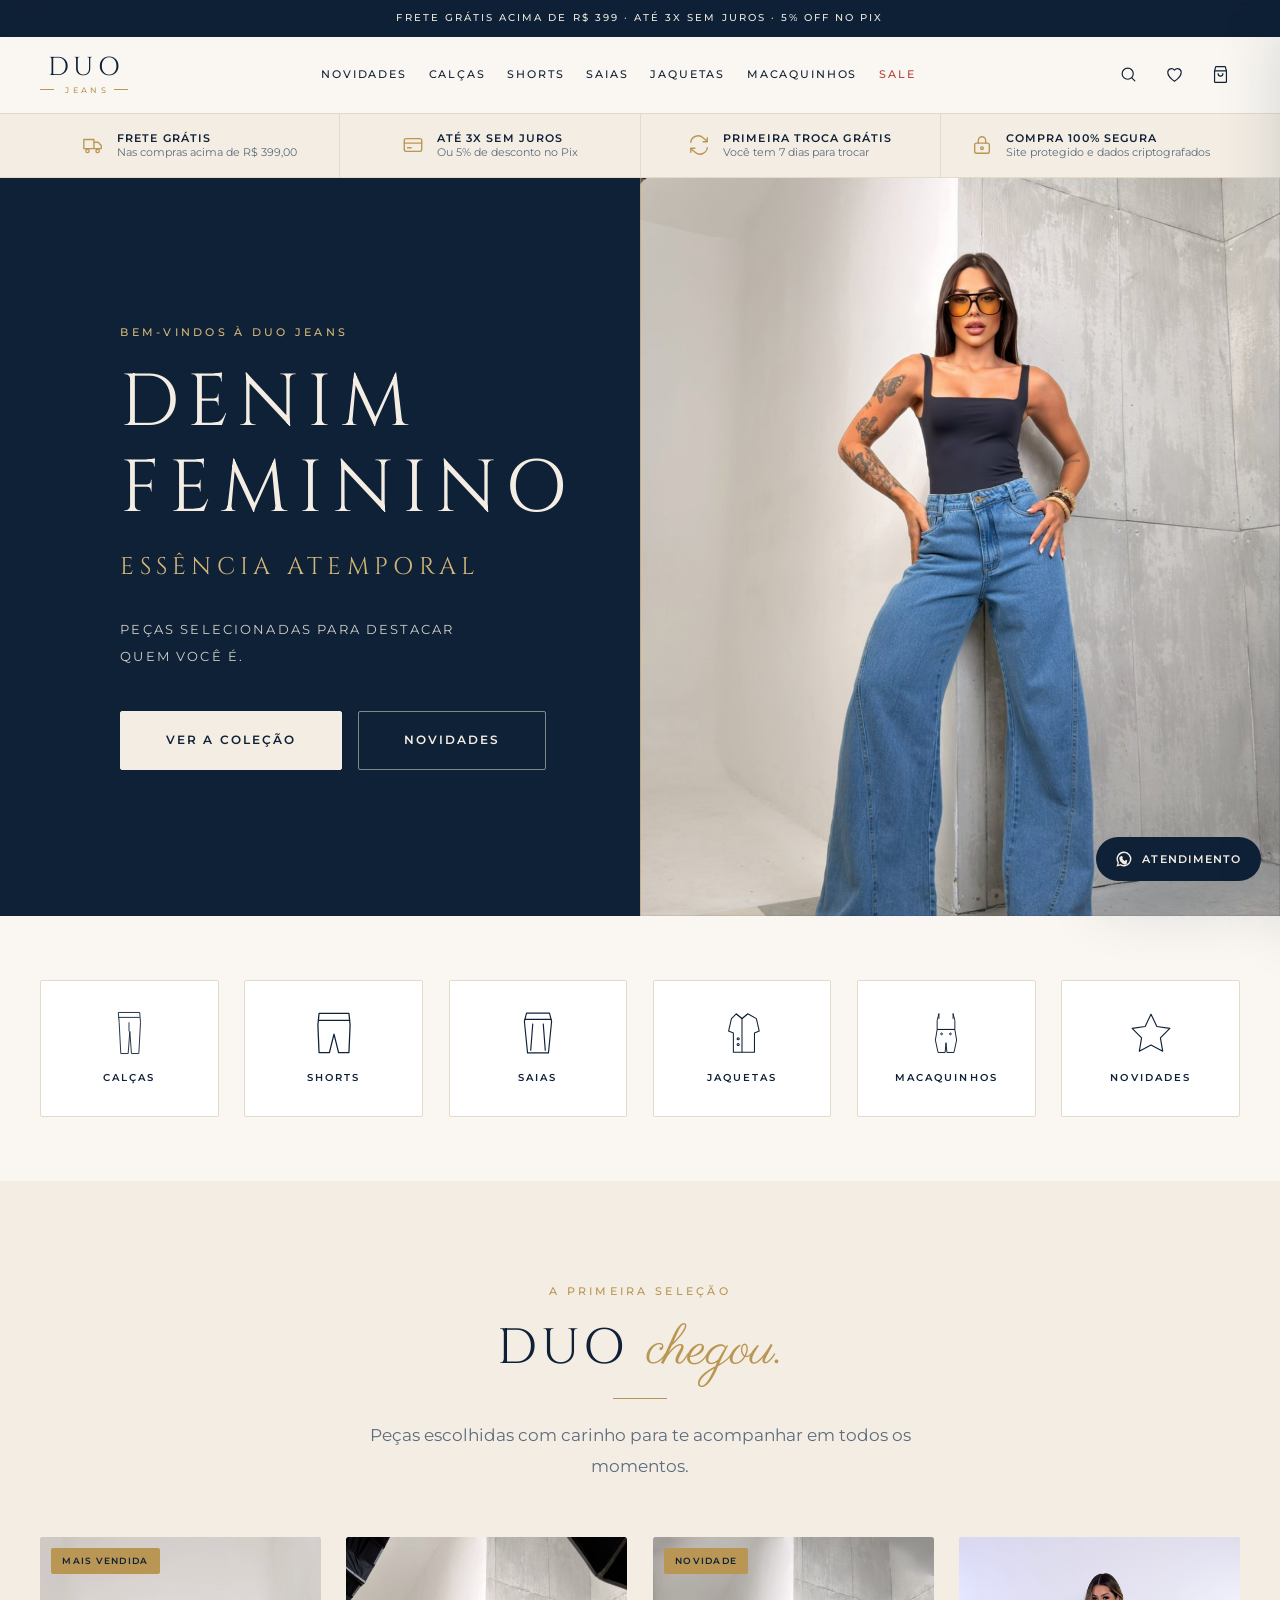
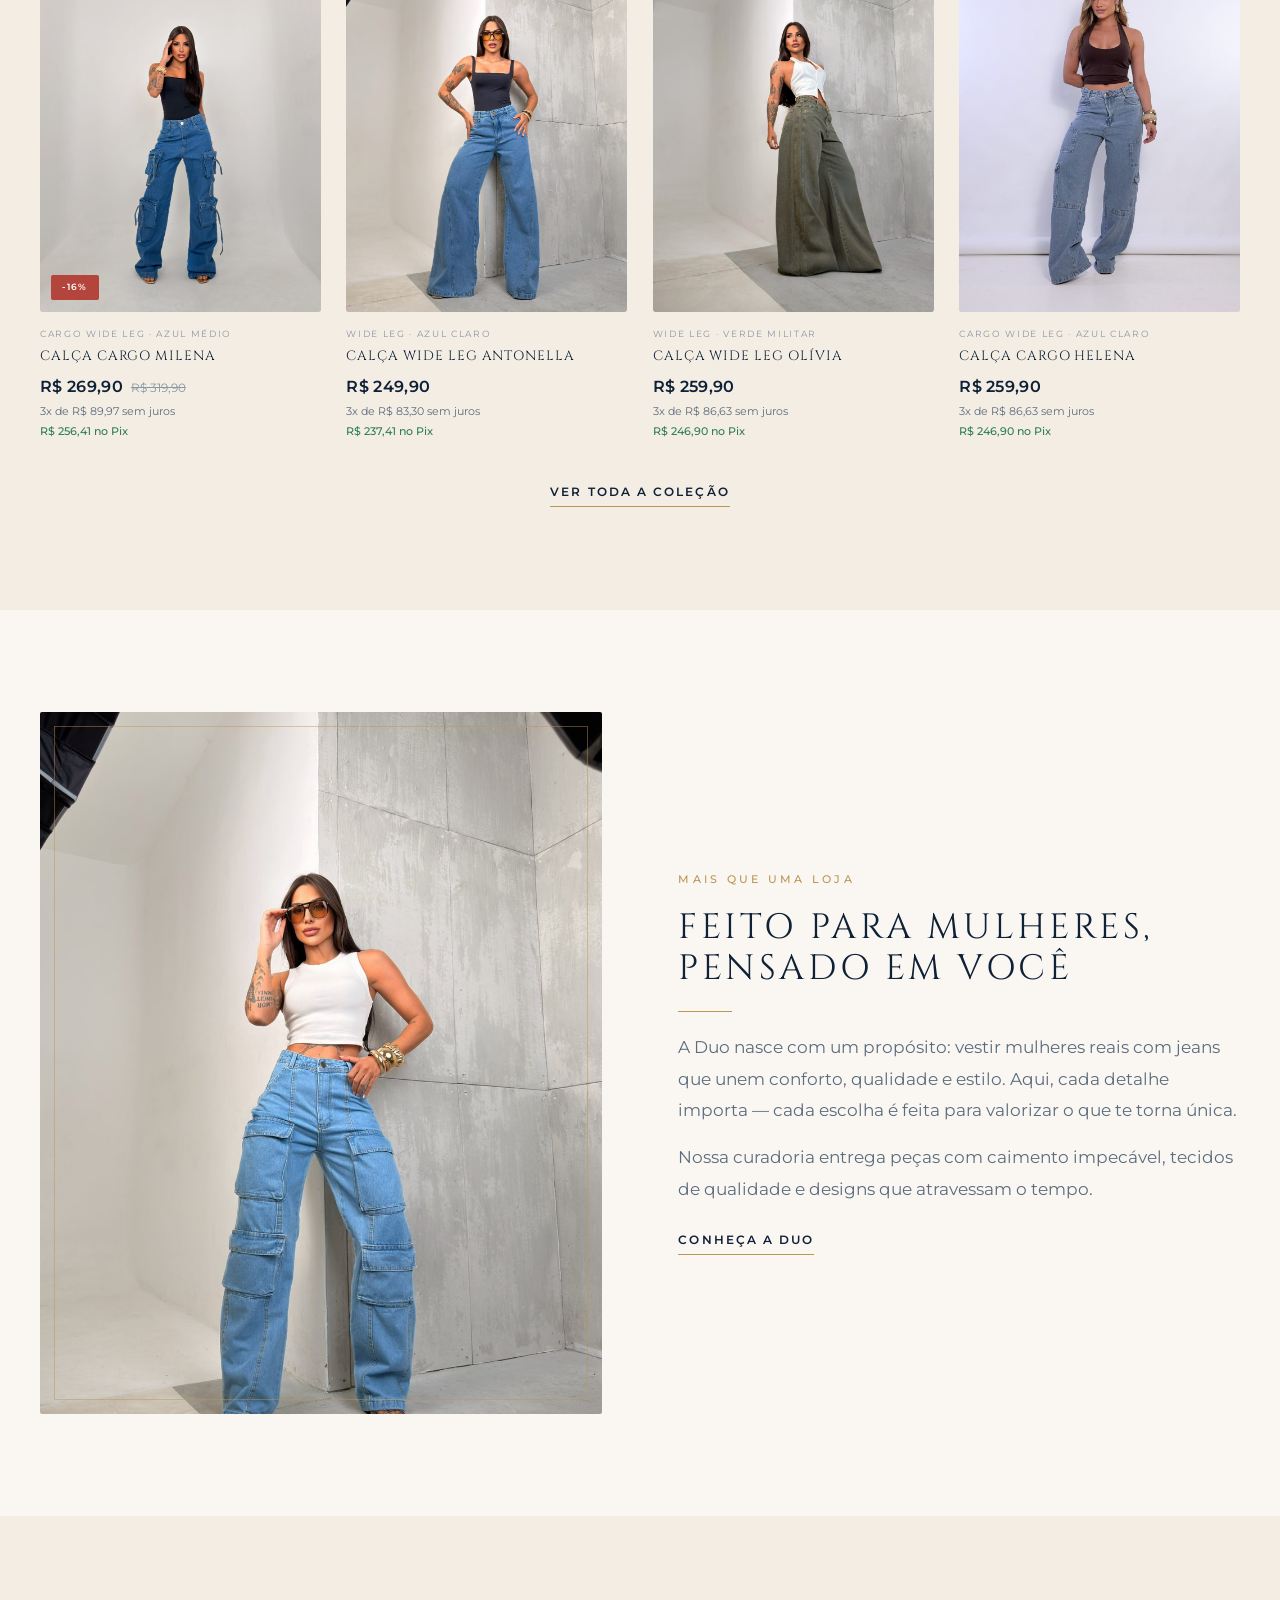
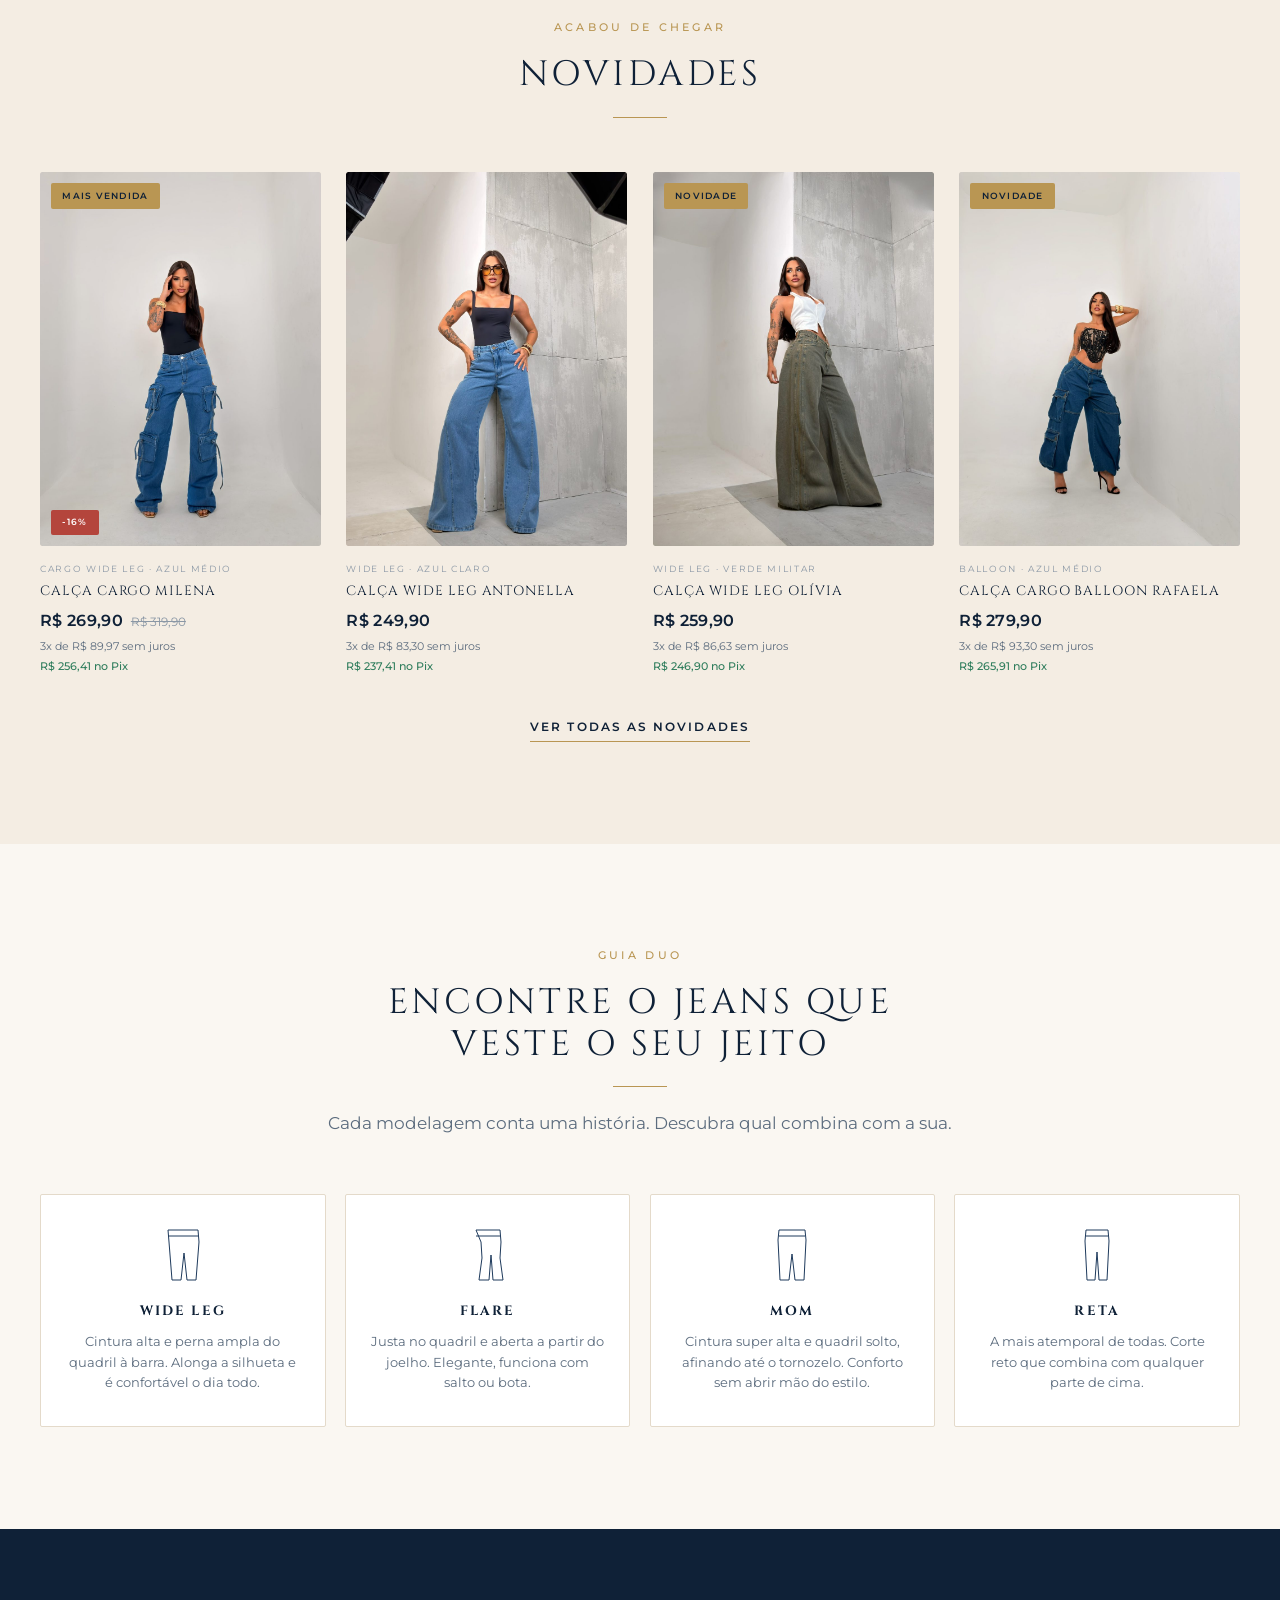
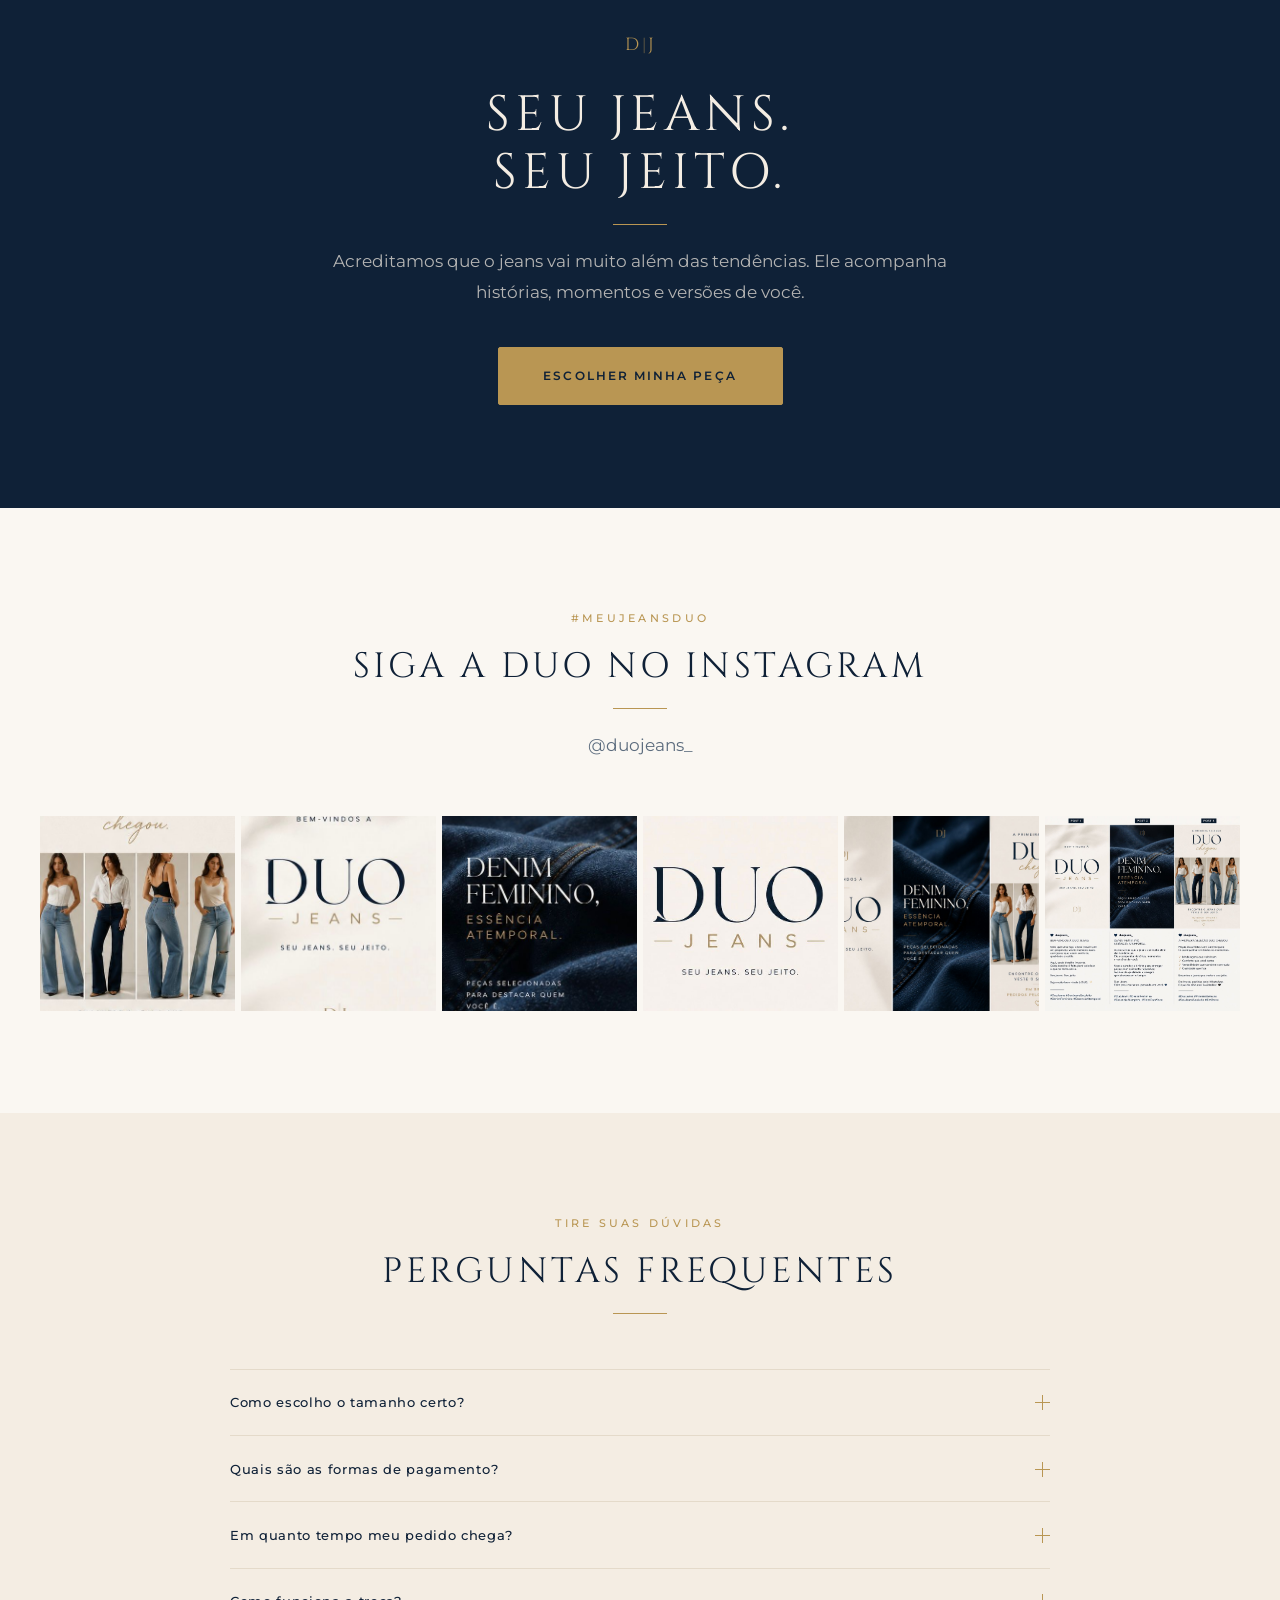
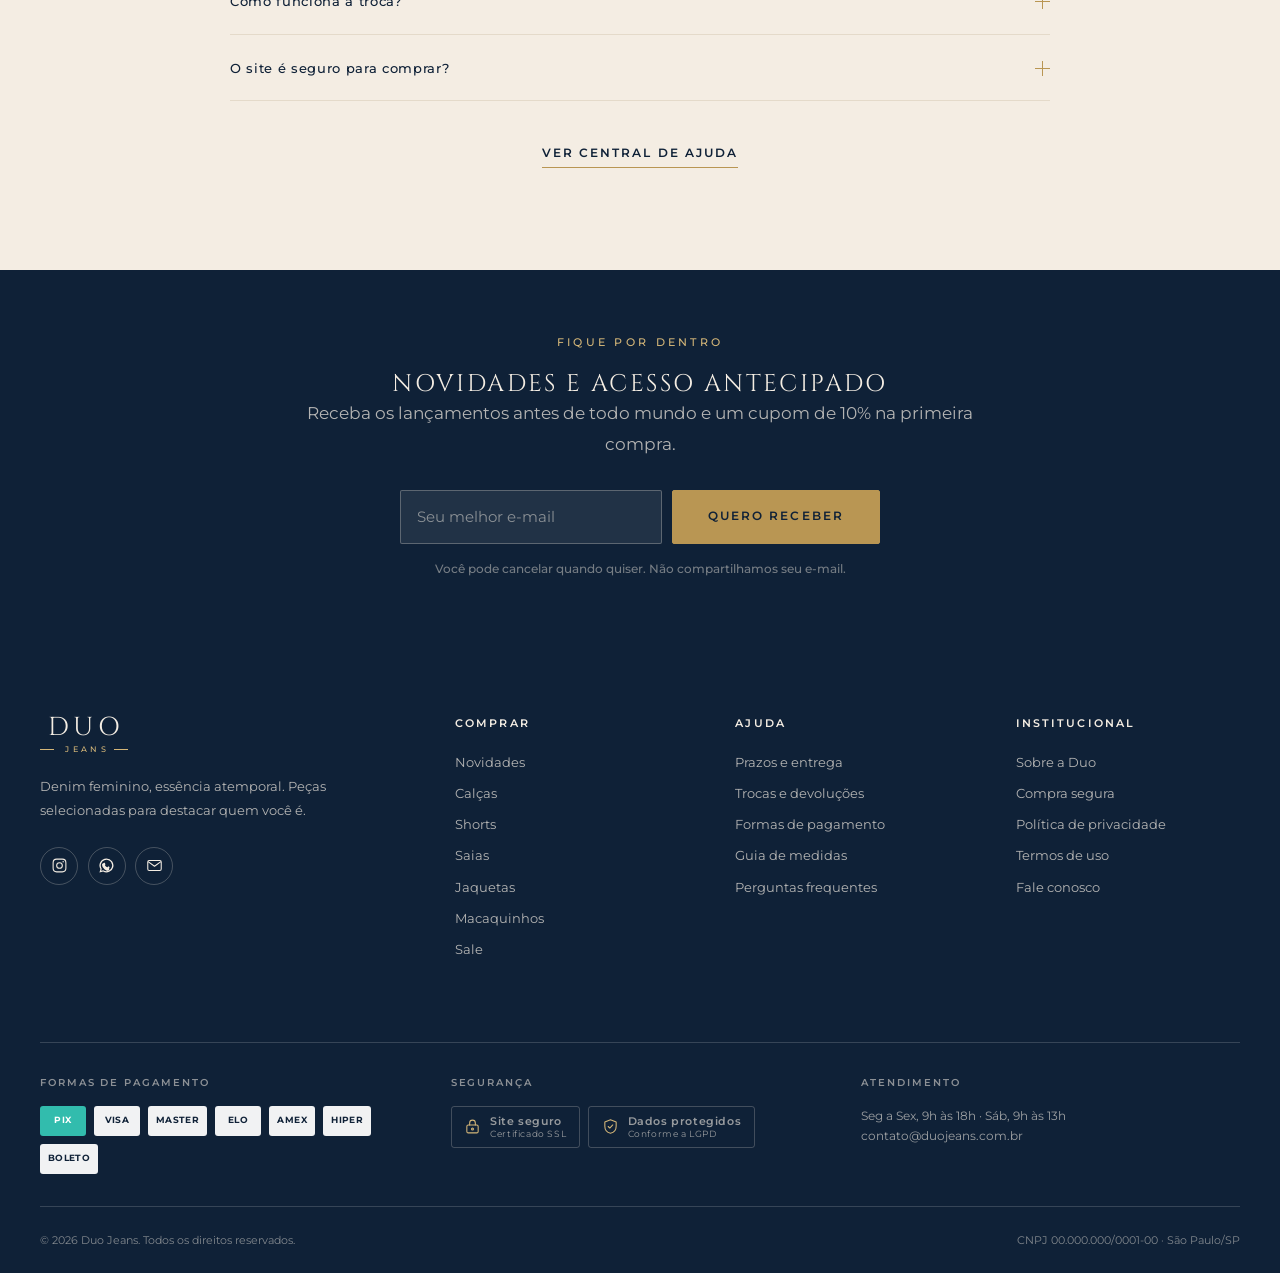
<file: index.html>
<!DOCTYPE html>
<html lang="pt-BR">
<head>
<meta charset="UTF-8">
<meta name="viewport" content="width=device-width, initial-scale=1">
<title>Duo Jeans · Denim feminino, essência atemporal</title>
<meta name="description" content="Jeans feminino selecionado: wide leg, flare, mom, reta e skinny. Frete grátis acima de R$ 399, até 3x sem juros e primeira troca grátis. Seu jeans. Seu jeito.">
<meta name="theme-color" content="#0F2137">
<link rel="icon" href="assets/img/favicon.svg" type="image/svg+xml">

<!-- Link compartilhado: WhatsApp, Instagram, Facebook, X.
     As URLs abaixo PRECISAM ser absolutas. Para trocar o dominio
     em todo o site de uma vez, veja a secao "Trocar o dominio" no LEIA-ME.md. -->
<link rel="canonical" href="https://duojeans.com.br/">
<meta property="og:type" content="website">
<meta property="og:site_name" content="Duo Jeans">
<meta property="og:locale" content="pt_BR">
<meta property="og:url" content="https://duojeans.com.br/">
<meta property="og:title" content="Duo Jeans · Denim feminino, essência atemporal">
<meta property="og:description" content="Jeans feminino selecionado para destacar quem você é. Frete grátis acima de R$ 399 e até 3x sem juros. Seu jeans. Seu jeito.">
<meta property="og:image" content="https://duojeans.com.br/assets/img/og-capa.jpg">
<meta property="og:image:secure_url" content="https://duojeans.com.br/assets/img/og-capa.jpg">
<meta property="og:image:type" content="image/jpeg">
<meta property="og:image:width" content="1200">
<meta property="og:image:height" content="630">
<meta property="og:image:alt" content="Duo Jeans — denim feminino, essência atemporal">
<meta name="twitter:card" content="summary_large_image">
<meta name="twitter:title" content="Duo Jeans · Denim feminino, essência atemporal">
<meta name="twitter:description" content="Jeans feminino selecionado para destacar quem você é. Frete grátis acima de R$ 399 e até 3x sem juros. Seu jeans. Seu jeito.">
<meta name="twitter:image" content="https://duojeans.com.br/assets/img/og-capa.jpg">
<meta name="twitter:image:alt" content="Duo Jeans — denim feminino, essência atemporal">

<link rel="preconnect" href="https://fonts.googleapis.com">
<link rel="preconnect" href="https://fonts.gstatic.com" crossorigin>
<link href="https://fonts.googleapis.com/css2?family=Cinzel:wght@400;500;600&family=Montserrat:wght@300;400;500;600&family=Parisienne&display=swap" rel="stylesheet">
<link rel="stylesheet" href="assets/css/base.css">
<link rel="stylesheet" href="assets/css/style.css">
</head>

<body data-pagina="home">
<div data-layout-topo></div>

<main>

  <!-- ============ HERO ============ -->
  <section class="hero">
    <div class="hero-conteudo">
      <p class="antetitulo escura">Bem-vindos à Duo Jeans</p>
      <h1 class="titulo t-xxl">Denim<br>feminino</h1>
      <p class="hero-sub">Essência atemporal</p>
      <p class="hero-texto">Peças selecionadas para destacar quem você é.</p>
      <div class="hero-botoes">
        <a href="produtos.html" class="btn btn-claro btn-g">Ver a coleção</a>
        <a href="produtos.html?c=novidades" class="btn btn-contorno-claro btn-g">Novidades</a>
      </div>
    </div>
    <figure class="hero-figura">
      <img src="assets/img/hero.jpg" alt="Modelo vestindo calça jeans wide leg da Duo Jeans" fetchpriority="high">
    </figure>
  </section>

  <!-- ============ CATEGORIAS ============ -->
  <section class="secao-pequena">
    <div class="container">
      <div class="grade-categorias" data-categorias></div>
    </div>
  </section>

  <!-- ============ A PRIMEIRA SELEÇÃO ============ -->
  <section class="secao secao-creme">
    <div class="container">
      <div class="cabecalho-secao">
        <p class="antetitulo">A primeira seleção</p>
        <h2 class="titulo t-xl">Duo <span class="script">chegou.</span></h2>
        <div class="filete centro"></div>
        <p class="chamada">Peças escolhidas com carinho para te acompanhar em todos os momentos.</p>
      </div>
      <div class="grade-produtos colunas-4" data-destaques></div>
      <div class="texto-centro mt-4">
        <a href="produtos.html" class="link-linha">Ver toda a coleção</a>
      </div>
    </div>
  </section>

  <!-- ============ A MARCA ============ -->
  <section class="secao">
    <div class="container">
      <div class="editorial">
        <figure class="editorial-figura revela">
          <img src="assets/img/editorial-1.jpg" alt="Modelo vestindo calça cargo jeans da Duo Jeans" loading="lazy">
        </figure>
        <div class="editorial-texto revela">
          <p class="antetitulo">Mais que uma loja</p>
          <h2 class="titulo t-lg">Feito para mulheres,<br>pensado em você</h2>
          <div class="filete"></div>
          <p class="chamada">
            A Duo nasce com um propósito: vestir mulheres reais com jeans que unem
            conforto, qualidade e estilo. Aqui, cada detalhe importa — cada escolha
            é feita para valorizar o que te torna única.
          </p>
          <p class="chamada mt-2">
            Nossa curadoria entrega peças com caimento impecável, tecidos de qualidade
            e designs que atravessam o tempo.
          </p>
          <a href="marca.html" class="link-linha mt-3">Conheça a Duo</a>
        </div>
      </div>
    </div>
  </section>

  <!-- ============ NOVIDADES ============ -->
  <section class="secao secao-creme">
    <div class="container">
      <div class="cabecalho-secao">
        <p class="antetitulo">Acabou de chegar</p>
        <h2 class="titulo t-lg">Novidades</h2>
        <div class="filete centro"></div>
      </div>
      <div class="grade-produtos colunas-4" data-novidades></div>
      <div class="texto-centro mt-4">
        <a href="produtos.html?c=novidades" class="link-linha">Ver todas as novidades</a>
      </div>
    </div>
  </section>

  <!-- ============ GUIA DE MODELAGENS ============ -->
  <section class="secao">
    <div class="container">
      <div class="cabecalho-secao">
        <p class="antetitulo">Guia Duo</p>
        <h2 class="titulo t-lg">Encontre o jeans que<br>veste o seu jeito</h2>
        <div class="filete centro"></div>
        <p class="chamada">Cada modelagem conta uma história. Descubra qual combina com a sua.</p>
      </div>
      <div class="grade-modelagens">
        <a href="produtos.html?c=calcas" class="modelagem-card revela">
          <svg viewBox="0 0 40 56" fill="none" stroke="currentColor" stroke-width="1" stroke-linejoin="round"><path d="M5 3h30l1 12-3 38h-9l-3-27-3 27h-9L6 15z"/><path d="M5 9h30"/></svg>
          <h3>Wide leg</h3>
          <p>Cintura alta e perna ampla do quadril à barra. Alonga a silhueta e é confortável o dia todo.</p>
        </a>
        <a href="produtos.html?c=calcas" class="modelagem-card revela">
          <svg viewBox="0 0 40 56" fill="none" stroke="currentColor" stroke-width="1" stroke-linejoin="round"><path d="M8 3h24l1 12-1 16 3 22h-10l-2-25-2 25H11l3-22-1-16z"/><path d="M8 9h24"/></svg>
          <h3>Flare</h3>
          <p>Justa no quadril e aberta a partir do joelho. Elegante, funciona com salto ou bota.</p>
        </a>
        <a href="produtos.html?c=calcas" class="modelagem-card revela">
          <svg viewBox="0 0 40 56" fill="none" stroke="currentColor" stroke-width="1" stroke-linejoin="round"><path d="M7 3h26l1 10-2 40h-9l-3-26-3 26h-9L6 13z"/><path d="M7 9h26"/></svg>
          <h3>Mom</h3>
          <p>Cintura super alta e quadril solto, afinando até o tornozelo. Conforto sem abrir mão do estilo.</p>
        </a>
        <a href="produtos.html?c=calcas" class="modelagem-card revela">
          <svg viewBox="0 0 40 56" fill="none" stroke="currentColor" stroke-width="1" stroke-linejoin="round"><path d="M9 3h22l1 11-2 39h-8l-2-28-2 28h-8L8 14z"/><path d="M9 9h22"/></svg>
          <h3>Reta</h3>
          <p>A mais atemporal de todas. Corte reto que combina com qualquer parte de cima.</p>
        </a>
      </div>
    </div>
  </section>

  <!-- ============ FAIXA CONCEITO ============ -->
  <section class="secao secao-marinho">
    <div class="container texto-centro">
      <span class="monograma">D<span>|</span>J</span>
      <h2 class="titulo t-xl mt-3">Seu jeans.<br>Seu jeito.</h2>
      <div class="filete centro"></div>
      <p class="chamada" style="margin-inline:auto">
        Acreditamos que o jeans vai muito além das tendências. Ele acompanha
        histórias, momentos e versões de você.
      </p>
      <a href="produtos.html" class="btn btn-dourado btn-g mt-4">Escolher minha peça</a>
    </div>
  </section>

  <!-- ============ INSTAGRAM ============ -->
  <section class="secao">
    <div class="container">
      <div class="cabecalho-secao">
        <p class="antetitulo">#MeuJeansDuo</p>
        <h2 class="titulo t-lg">Siga a Duo no Instagram</h2>
        <div class="filete centro"></div>
        <p class="chamada" data-instagram-arroba></p>
      </div>
      <div class="grade-instagram" data-instagram></div>
    </div>
  </section>

  <!-- ============ PERGUNTAS FREQUENTES ============ -->
  <section class="secao secao-creme">
    <div class="container container-estreito">
      <div class="cabecalho-secao">
        <p class="antetitulo">Tire suas dúvidas</p>
        <h2 class="titulo t-lg">Perguntas frequentes</h2>
        <div class="filete centro"></div>
      </div>

      <div class="acordeao">
        <div class="acordeao-item">
          <button class="acordeao-btn" aria-expanded="false">Como escolho o tamanho certo?<span class="mais"></span></button>
          <div class="acordeao-corpo"><div><p>
            Toda página de produto tem o botão “Guia de medidas”, com a tabela de cintura
            e quadril em centímetros. Na dúvida entre dois tamanhos, escolha o maior nas
            modelagens wide leg e mom, e o menor nas skinny. E se errar, a primeira troca é por nossa conta.
          </p></div></div>
        </div>

        <div class="acordeao-item">
          <button class="acordeao-btn" aria-expanded="false">Quais são as formas de pagamento?<span class="mais"></span></button>
          <div class="acordeao-corpo"><div><p data-faq-pagamento></p></div></div>
        </div>

        <div class="acordeao-item">
          <button class="acordeao-btn" aria-expanded="false">Em quanto tempo meu pedido chega?<span class="mais"></span></button>
          <div class="acordeao-corpo"><div><p data-faq-prazo></p></div></div>
        </div>

        <div class="acordeao-item">
          <button class="acordeao-btn" aria-expanded="false">Como funciona a troca?<span class="mais"></span></button>
          <div class="acordeao-corpo"><div><p data-faq-troca></p></div></div>
        </div>

        <div class="acordeao-item">
          <button class="acordeao-btn" aria-expanded="false">O site é seguro para comprar?<span class="mais"></span></button>
          <div class="acordeao-corpo"><div><p>
            É. A loja usa conexão criptografada (HTTPS) e o pagamento acontece em ambiente
            certificado do meio de pagamento — os dados do seu cartão não passam pelo nosso
            site nem ficam guardados aqui. Também seguimos a LGPD no tratamento dos seus dados.
            <a href="seguranca.html">Veja como protegemos sua compra</a>.
          </p></div></div>
        </div>
      </div>

      <div class="texto-centro mt-4">
        <a href="ajuda.html" class="link-linha">Ver central de ajuda</a>
      </div>
    </div>
  </section>

  <!-- ============ NEWSLETTER ============ -->
  <section class="secao-pequena secao-marinho">
    <div class="container newsletter">
      <p class="antetitulo escura">Fique por dentro</p>
      <h2 class="titulo t-md">Novidades e acesso antecipado</h2>
      <p class="chamada" style="margin-inline:auto">
        Receba os lançamentos antes de todo mundo e um cupom de 10% na primeira compra.
      </p>
      <form class="newsletter-form" data-newsletter>
        <input type="email" class="entrada" placeholder="Seu melhor e-mail" required aria-label="Seu e-mail">
        <button type="submit" class="btn btn-dourado">Quero receber</button>
      </form>
      <p class="legenda mt-2" style="color:rgba(244,237,227,.45);text-transform:none;letter-spacing:0">
        Você pode cancelar quando quiser. Não compartilhamos seu e-mail.
      </p>
    </div>
  </section>

</main>

<div data-layout-base></div>

<script src="assets/js/config.js"></script>
<script src="assets/js/dados.js"></script>
<script src="assets/js/produtos.js"></script>
<script src="assets/js/loja.js"></script>
<script src="assets/js/roleta.js"></script>
<script src="assets/js/paginas.js"></script>
<script>
function aoCarregarPagina() {
  PaginaInicial.iniciar();

  /* Instagram */
  document.querySelector('[data-instagram-arroba]').textContent = '@' + CONFIG.loja.instagram;
  const posts = ['imagem/6.jpeg','imagem/3.jpeg','imagem/2.jpeg','imagem/7.jpeg','imagem/1.jpeg','imagem/5.jpeg'];
  document.querySelector('[data-instagram]').innerHTML = posts.map(src =>
    '<a class="insta-item" href="' + CONFIG.instagramLink + '" target="_blank" rel="noopener" aria-label="Ver no Instagram">' +
    '<img src="' + src + '" alt="" loading="lazy">' + ICONES.instagram + '</a>').join('');

  /* Respostas do FAQ que dependem da configuração */
  const p = CONFIG.pagamento.mercadopago.parcelas;
  document.querySelector('[data-faq-pagamento]').innerHTML =
    'Cartão de crédito em até <strong>' + p + 'x sem juros</strong> (Visa, Mastercard, Elo, Amex e Hipercard), ' +
    '<strong>Pix</strong> com ' + Math.round(CONFIG.pagamento.pix.desconto * 100) + '% de desconto e aprovação na hora, ' +
    'ou <strong>boleto bancário</strong>. O pagamento é processado em ambiente seguro e certificado.';

  document.querySelector('[data-faq-prazo]').innerHTML =
    'O prazo é de ' + CONFIG.frete.prazoTexto + '. Você calcula o valor e o prazo exatos ' +
    'para o seu CEP direto na página do produto ou no carrinho. Frete grátis nas compras acima de <strong>' +
    (CONFIG.frete.gratisAcima).toLocaleString('pt-BR',{style:'currency',currency:'BRL'}) + '</strong>.';

  document.querySelector('[data-faq-troca]').textContent = CONFIG.trocas +
    ' É só falar com a gente pelo e-mail ou WhatsApp de atendimento que organizamos tudo.';

  /* Newsletter */
  document.querySelector('[data-newsletter]').addEventListener('submit', (e) => {
    e.preventDefault();
    const email = e.target.querySelector('input').value.trim();
    if (!U.validaEmail(email)) { Aviso.erro('Informe um e-mail válido.'); return; }
    U.salvar('duo_newsletter', email);
    e.target.reset();
    Aviso.mostrar('Pronto! Use o cupom PRIMEIRA e ganhe 15% na primeira compra.');
  });
}
</script>
</body>
</html>
</file>
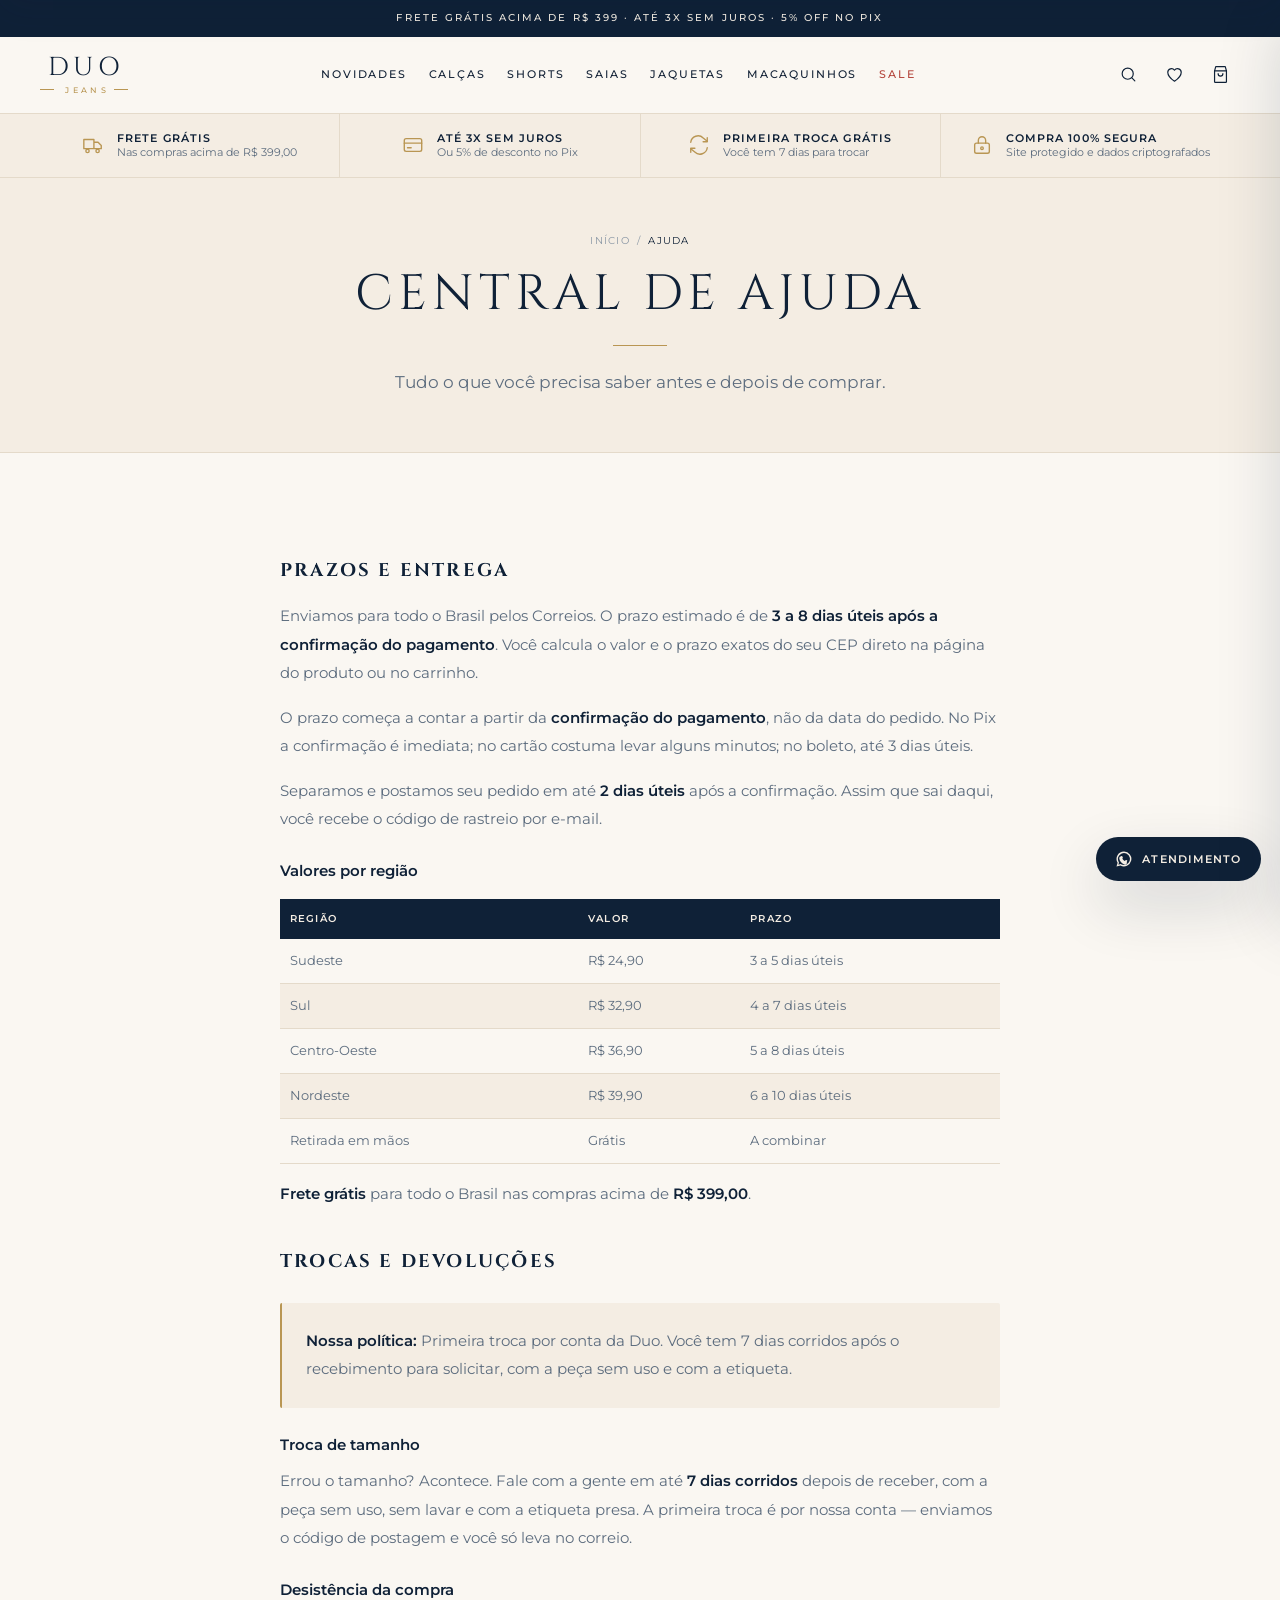
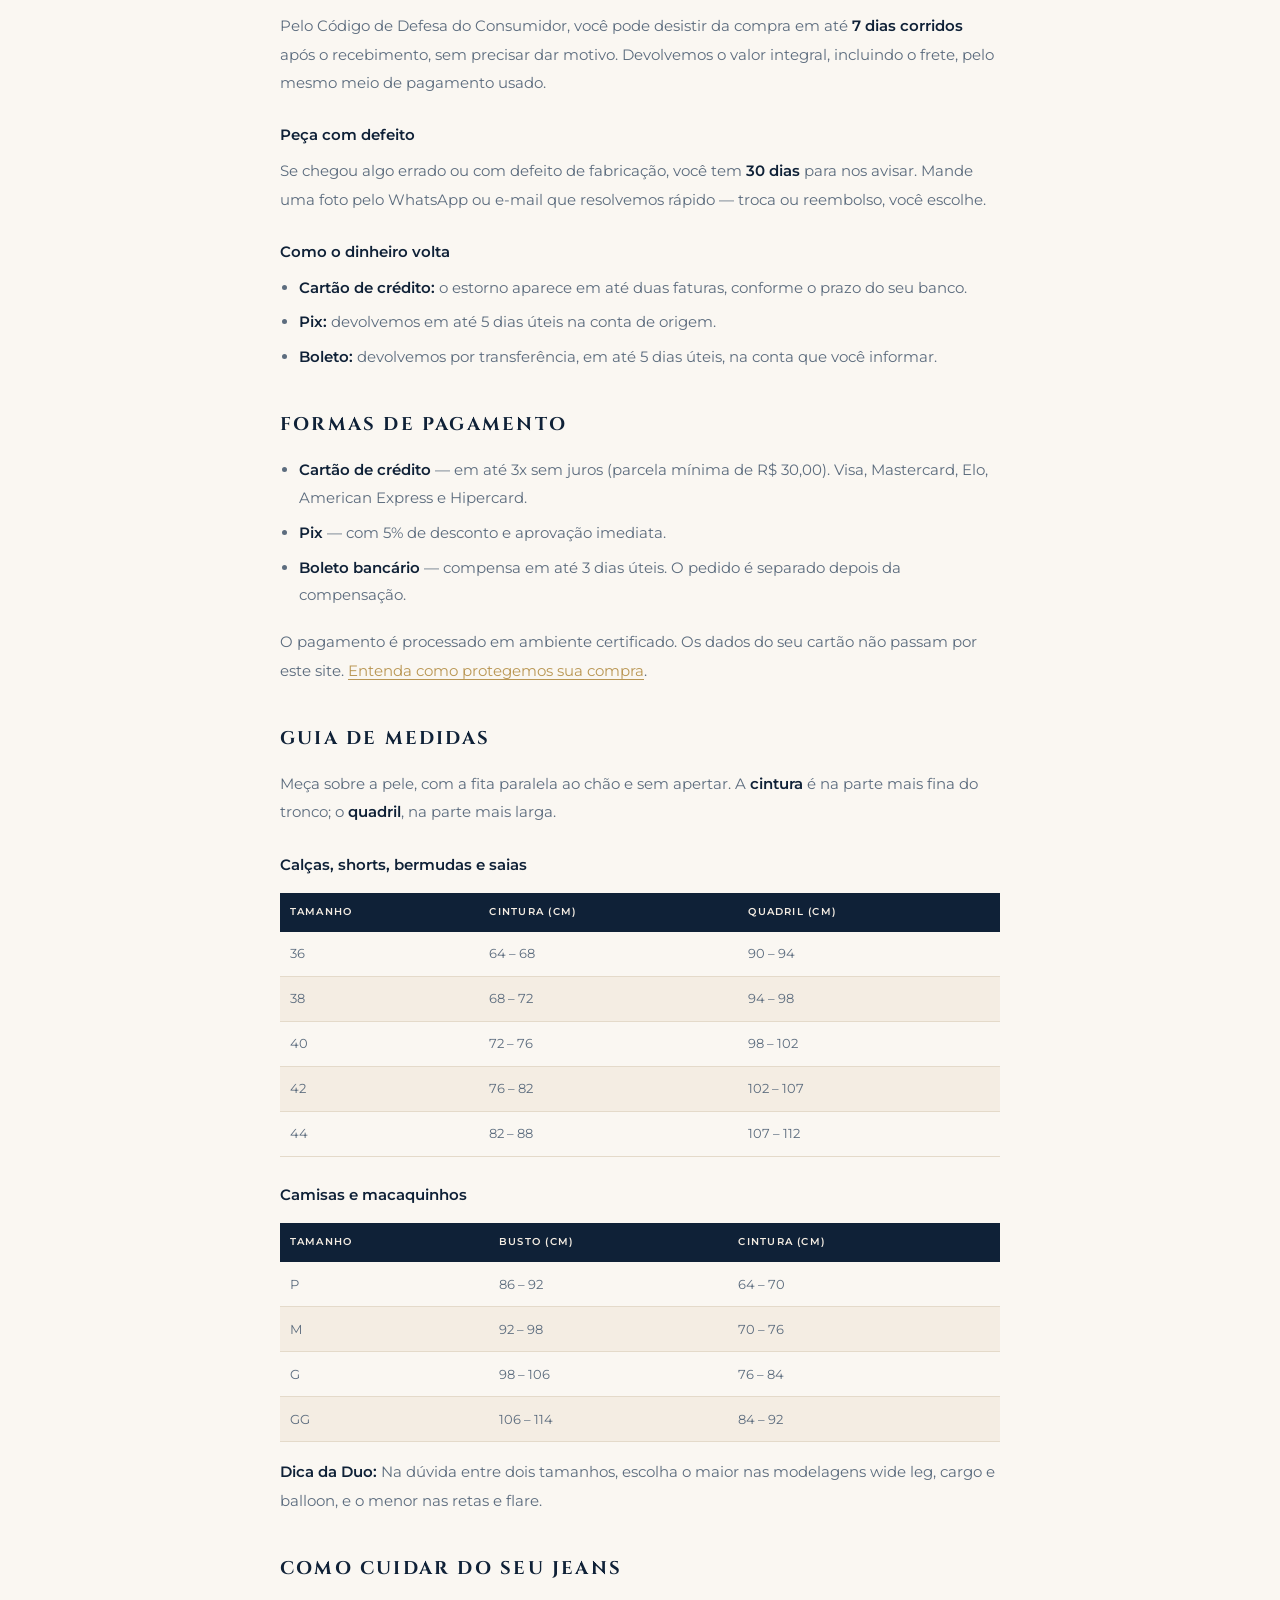
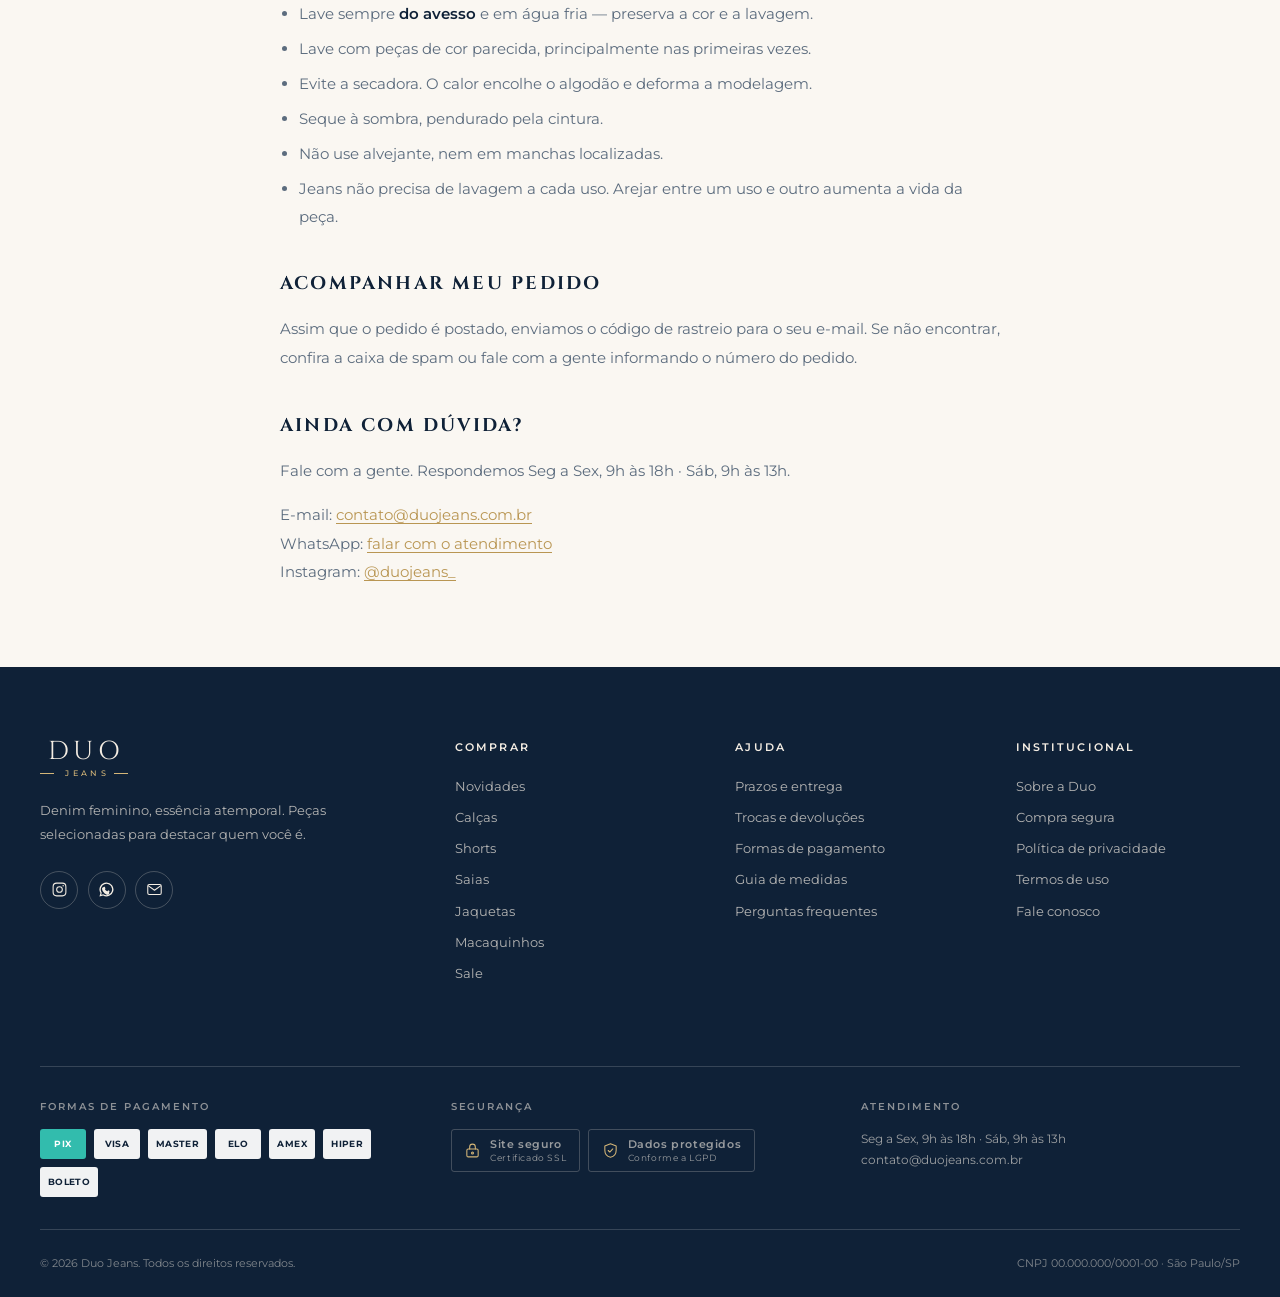
<file: ajuda.html>
<!DOCTYPE html>
<html lang="pt-BR">
<head>
<meta charset="UTF-8">
<meta name="viewport" content="width=device-width, initial-scale=1">
<title>Central de ajuda · Duo Jeans</title>
<meta name="description" content="Prazos de entrega, trocas e devoluções, formas de pagamento e guia de medidas da Duo Jeans.">
<meta name="theme-color" content="#0F2137">
<link rel="icon" href="assets/img/favicon.svg" type="image/svg+xml">
<!-- Link compartilhado: WhatsApp, Instagram, Facebook, X.
     As URLs abaixo PRECISAM ser absolutas. Para trocar o dominio
     em todo o site de uma vez, veja a secao "Trocar o dominio" no LEIA-ME.md. -->
<link rel="canonical" href="https://duojeans.com.br/ajuda.html">
<meta property="og:type" content="website">
<meta property="og:site_name" content="Duo Jeans">
<meta property="og:locale" content="pt_BR">
<meta property="og:url" content="https://duojeans.com.br/ajuda.html">
<meta property="og:title" content="Central de ajuda · Duo Jeans">
<meta property="og:description" content="Prazos de entrega, trocas e devoluções, formas de pagamento e guia de medidas.">
<meta property="og:image" content="https://duojeans.com.br/assets/img/og-capa.jpg">
<meta property="og:image:secure_url" content="https://duojeans.com.br/assets/img/og-capa.jpg">
<meta property="og:image:type" content="image/jpeg">
<meta property="og:image:width" content="1200">
<meta property="og:image:height" content="630">
<meta property="og:image:alt" content="Duo Jeans — denim feminino, essência atemporal">
<meta name="twitter:card" content="summary_large_image">
<meta name="twitter:title" content="Central de ajuda · Duo Jeans">
<meta name="twitter:description" content="Prazos de entrega, trocas e devoluções, formas de pagamento e guia de medidas.">
<meta name="twitter:image" content="https://duojeans.com.br/assets/img/og-capa.jpg">
<meta name="twitter:image:alt" content="Duo Jeans — denim feminino, essência atemporal">

<link rel="preconnect" href="https://fonts.googleapis.com">
<link rel="preconnect" href="https://fonts.gstatic.com" crossorigin>
<link href="https://fonts.googleapis.com/css2?family=Cinzel:wght@400;500;600&family=Montserrat:wght@300;400;500;600&family=Parisienne&display=swap" rel="stylesheet">
<link rel="stylesheet" href="assets/css/base.css">
<link rel="stylesheet" href="assets/css/style.css">
</head>

<body data-pagina="ajuda">
<div data-layout-topo></div>

<main>
  <section class="topo-pagina">
    <div class="container">
      <nav class="migalhas"><a href="index.html">Início</a><span>/</span><span aria-current="page">Ajuda</span></nav>
      <h1 class="titulo t-xl">Central de ajuda</h1>
      <div class="filete centro"></div>
      <p class="chamada" style="margin-inline:auto">Tudo o que você precisa saber antes e depois de comprar.</p>
    </div>
  </section>

  <div class="container">
    <div class="conteudo">

      <h2 id="entrega">Prazos e entrega</h2>
      <p data-prazo-geral></p>
      <p>O prazo começa a contar a partir da <strong>confirmação do pagamento</strong>, não da data do pedido. No Pix a confirmação é imediata; no cartão costuma levar alguns minutos; no boleto, até 3 dias úteis.</p>
      <p>Separamos e postamos seu pedido em até <strong>2 dias úteis</strong> após a confirmação. Assim que sai daqui, você recebe o código de rastreio por e-mail.</p>

      <h3>Valores por região</h3>
      <table class="tabela-medidas" data-tabela-frete></table>
      <p class="mt-2" data-frete-gratis></p>

      <h2 id="trocas">Trocas e devoluções</h2>
      <div class="cartao-destaque">
        <p data-politica-troca></p>
      </div>

      <h3>Troca de tamanho</h3>
      <p>Errou o tamanho? Acontece. Fale com a gente em até <strong>7 dias corridos</strong> depois de receber, com a peça sem uso, sem lavar e com a etiqueta presa. A primeira troca é por nossa conta — enviamos o código de postagem e você só leva no correio.</p>

      <h3>Desistência da compra</h3>
      <p>Pelo Código de Defesa do Consumidor, você pode desistir da compra em até <strong>7 dias corridos</strong> após o recebimento, sem precisar dar motivo. Devolvemos o valor integral, incluindo o frete, pelo mesmo meio de pagamento usado.</p>

      <h3>Peça com defeito</h3>
      <p>Se chegou algo errado ou com defeito de fabricação, você tem <strong>30 dias</strong> para nos avisar. Mande uma foto pelo WhatsApp ou e-mail que resolvemos rápido — troca ou reembolso, você escolhe.</p>

      <h3>Como o dinheiro volta</h3>
      <ul>
        <li><strong>Cartão de crédito:</strong> o estorno aparece em até duas faturas, conforme o prazo do seu banco.</li>
        <li><strong>Pix:</strong> devolvemos em até 5 dias úteis na conta de origem.</li>
        <li><strong>Boleto:</strong> devolvemos por transferência, em até 5 dias úteis, na conta que você informar.</li>
      </ul>

      <h2 id="pagamento">Formas de pagamento</h2>
      <ul data-formas-pagamento></ul>
      <p>O pagamento é processado em ambiente certificado. Os dados do seu cartão não passam por este site. <a href="seguranca.html">Entenda como protegemos sua compra</a>.</p>

      <h2 id="medidas">Guia de medidas</h2>
      <p>Meça sobre a pele, com a fita paralela ao chão e sem apertar. A <strong>cintura</strong> é na parte mais fina do tronco; o <strong>quadril</strong>, na parte mais larga.</p>
      <div data-tabelas-medidas></div>
      <p class="mt-2" data-dica-medidas></p>

      <h2 id="cuidados">Como cuidar do seu jeans</h2>
      <ul>
        <li>Lave sempre <strong>do avesso</strong> e em água fria — preserva a cor e a lavagem.</li>
        <li>Lave com peças de cor parecida, principalmente nas primeiras vezes.</li>
        <li>Evite a secadora. O calor encolhe o algodão e deforma a modelagem.</li>
        <li>Seque à sombra, pendurado pela cintura.</li>
        <li>Não use alvejante, nem em manchas localizadas.</li>
        <li>Jeans não precisa de lavagem a cada uso. Arejar entre um uso e outro aumenta a vida da peça.</li>
      </ul>

      <h2 id="pedido">Acompanhar meu pedido</h2>
      <p>Assim que o pedido é postado, enviamos o código de rastreio para o seu e-mail. Se não encontrar, confira a caixa de spam ou fale com a gente informando o número do pedido.</p>

      <h2>Ainda com dúvida?</h2>
      <p>Fale com a gente. Respondemos <span data-horario></span>.</p>
      <p data-contatos></p>

    </div>
  </div>
</main>

<div data-layout-base></div>

<script src="assets/js/config.js"></script>
<script src="assets/js/dados.js"></script>
<script src="assets/js/produtos.js"></script>
<script src="assets/js/loja.js"></script>
<script src="assets/js/roleta.js"></script>
<script>
function aoCarregarPagina() {
  const moeda = (v) => v.toLocaleString('pt-BR', { style: 'currency', currency: 'BRL' });

  document.querySelector('[data-prazo-geral]').innerHTML =
    'Enviamos para todo o Brasil pelos Correios. O prazo estimado é de <strong>' +
    CONFIG.frete.prazoTexto + '</strong>. Você calcula o valor e o prazo exatos do seu CEP ' +
    'direto na página do produto ou no carrinho.';

  /* Tabela de frete montada a partir da configuração */
  document.querySelector('[data-tabela-frete]').innerHTML =
    '<thead><tr><th>Região</th><th>Valor</th><th>Prazo</th></tr></thead><tbody>' +
    CONFIG.frete.tabela.map(f =>
      '<tr><td>' + f.nome + '</td><td>' + moeda(f.valor) + '</td><td>' + f.prazo + '</td></tr>').join('') +
    (CONFIG.frete.retirada.ativo
      ? '<tr><td>' + CONFIG.frete.retirada.texto + '</td><td>Grátis</td><td>A combinar</td></tr>' : '') +
    '</tbody>';

  document.querySelector('[data-frete-gratis]').innerHTML =
    '<strong>Frete grátis</strong> para todo o Brasil nas compras acima de <strong>' +
    moeda(CONFIG.frete.gratisAcima) + '</strong>.';

  document.querySelector('[data-politica-troca]').innerHTML = '<strong>Nossa política:</strong> ' + CONFIG.trocas;

  const parc = CONFIG.pagamento.mercadopago.parcelas;
  const descPix = Math.round(CONFIG.pagamento.pix.desconto * 100);
  document.querySelector('[data-formas-pagamento]').innerHTML =
    '<li><strong>Cartão de crédito</strong> — em até ' + parc + 'x sem juros (parcela mínima de ' +
      moeda(CONFIG.pagamento.mercadopago.parcelaMinima) + '). Visa, Mastercard, Elo, American Express e Hipercard.</li>' +
    '<li><strong>Pix</strong> — com ' + descPix + '% de desconto e aprovação imediata.</li>' +
    '<li><strong>Boleto bancário</strong> — compensa em até 3 dias úteis. O pedido é separado depois da compensação.</li>';

  /* Tabelas de medidas, iguais às do guia dos produtos */
  const tabela = (t) =>
    '<h3>' + t.titulo + '</h3><table class="tabela-medidas"><thead><tr>' +
    t.colunas.map(c => '<th>' + c + '</th>').join('') + '</tr></thead><tbody>' +
    t.linhas.map(l => '<tr>' + l.map(c => '<td>' + c + '</td>').join('') + '</tr>').join('') +
    '</tbody></table>';
  document.querySelector('[data-tabelas-medidas]').innerHTML =
    tabela(MEDIDAS.numerico) + tabela(MEDIDAS.letra);
  document.querySelector('[data-dica-medidas]').innerHTML = '<strong>Dica da Duo:</strong> ' + MEDIDAS.dica;

  document.querySelector('[data-horario]').textContent = CONFIG.loja.atendimento;
  document.querySelector('[data-contatos]').innerHTML =
    'E-mail: <a href="mailto:' + CONFIG.loja.email + '">' + CONFIG.loja.email + '</a><br>' +
    'WhatsApp: <a href="' + CONFIG.whatsappLink('Olá! Preciso de ajuda com um pedido.') +
    '" target="_blank" rel="noopener">falar com o atendimento</a><br>' +
    'Instagram: <a href="' + CONFIG.instagramLink + '" target="_blank" rel="noopener">@' + CONFIG.loja.instagram + '</a>';
}
</script>
</body>
</html>
</file>
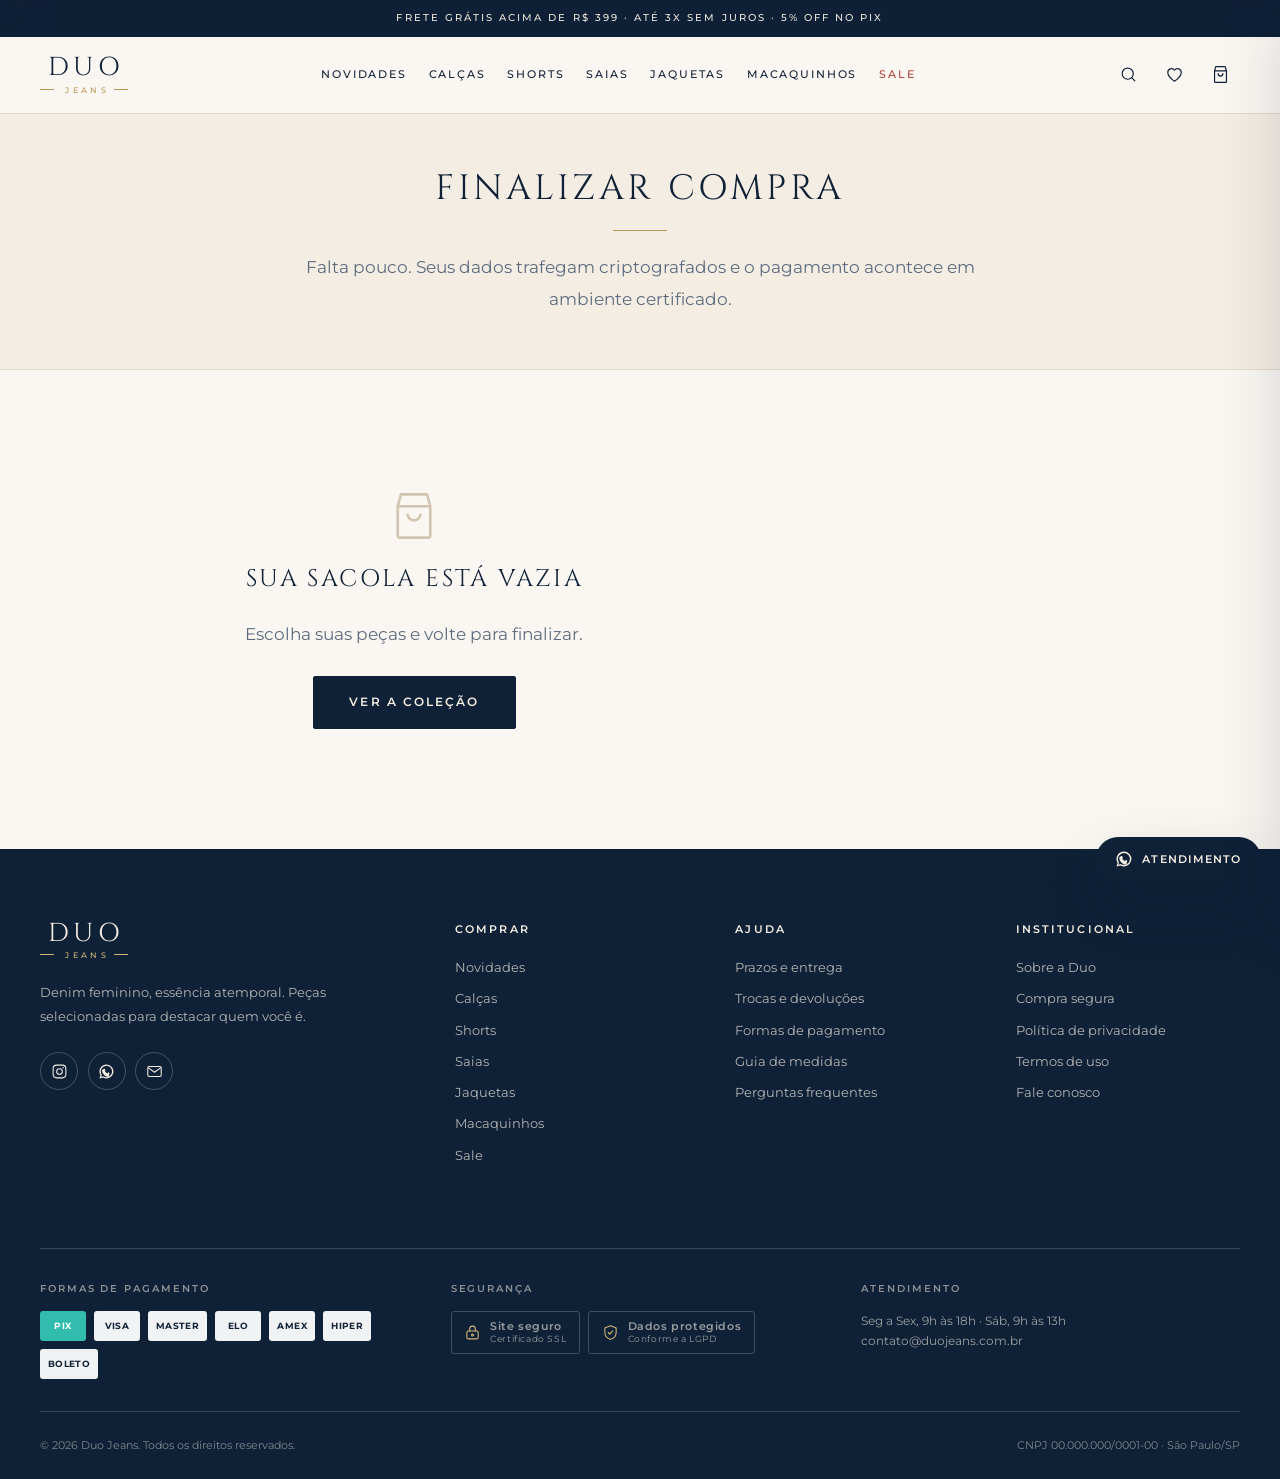
<file: checkout.html>
<!DOCTYPE html>
<html lang="pt-BR">
<head>
<meta charset="UTF-8">
<meta name="viewport" content="width=device-width, initial-scale=1">
<title>Finalizar compra · Duo Jeans</title>
<meta name="description" content="Finalize sua compra na Duo Jeans em ambiente seguro.">
<meta name="robots" content="noindex, nofollow">
<meta name="theme-color" content="#0F2137">
<link rel="icon" href="assets/img/favicon.svg" type="image/svg+xml">
<link rel="preconnect" href="https://fonts.googleapis.com">
<link rel="preconnect" href="https://fonts.gstatic.com" crossorigin>
<link href="https://fonts.googleapis.com/css2?family=Cinzel:wght@400;500;600&family=Montserrat:wght@300;400;500;600&family=Parisienne&display=swap" rel="stylesheet">
<link rel="stylesheet" href="assets/css/base.css">
<link rel="stylesheet" href="assets/css/style.css">
</head>

<body data-pagina="checkout" data-beneficios="nao">
<div data-layout-topo></div>

<main>
  <section class="topo-pagina">
    <div class="container">
      <h1 class="titulo t-lg">Finalizar compra</h1>
      <div class="filete centro"></div>
      <p class="chamada" style="margin-inline:auto">
        Falta pouco. Seus dados trafegam criptografados e o pagamento acontece em ambiente certificado.
      </p>
    </div>
  </section>

  <div class="container">
    <div class="checkout-layout">

      <!-- ============ COLUNA DO FORMULÁRIO ============ -->
      <div data-checkout>

        <div class="passos">
          <div class="passo ativo" data-passo="1"><span class="passo-num">1</span>Identificação</div>
          <span class="passo-sep"></span>
          <div class="passo" data-passo="2"><span class="passo-num">2</span>Entrega</div>
          <span class="passo-sep"></span>
          <div class="passo" data-passo="3"><span class="passo-num">3</span>Pagamento</div>
        </div>

        <!-- ---- PASSO 1 ---- -->
        <section class="painel" data-painel-passo="1">
          <h2 class="painel-titulo">Seus dados</h2>

          <div class="campo">
            <label for="ck-nome">Nome completo</label>
            <input class="entrada" id="ck-nome" name="nome" type="text" autocomplete="name" placeholder="Como está no seu documento">
            <span class="erro-campo"></span>
          </div>

          <div class="linha-campos">
            <div class="campo">
              <label for="ck-email">E-mail</label>
              <input class="entrada" id="ck-email" name="email" type="email" autocomplete="email" placeholder="voce@email.com">
              <span class="erro-campo"></span>
            </div>
            <div class="campo">
              <label for="ck-tel">Celular com DDD</label>
              <input class="entrada" id="ck-tel" name="telefone" type="tel" autocomplete="tel" data-mascara="tel" placeholder="(11) 99999-9999" inputmode="numeric">
              <span class="erro-campo"></span>
            </div>
          </div>

          <div class="campo">
            <label for="ck-cpf">CPF</label>
            <input class="entrada" id="ck-cpf" name="cpf" type="text" data-mascara="cpf" placeholder="000.000.000-00" inputmode="numeric" style="max-width:260px">
            <span class="erro-campo"></span>
            <p class="legenda mt-1" style="text-transform:none;letter-spacing:0;font-size:.72rem">
              Exigido pela transportadora e pela emissão da nota fiscal.
            </p>
          </div>

          <div class="faixa-segura mt-3">
            <svg viewBox="0 0 24 24" fill="none" stroke="currentColor" stroke-width="1.5" stroke-linecap="round" stroke-linejoin="round"><rect x="4" y="10" width="16" height="11" rx="2"/><path d="M8 10V7a4 4 0 018 0v3"/><circle cx="12" cy="15.5" r="1.4"/></svg>
            <div><strong>Seus dados estão protegidos</strong>
            Usamos suas informações apenas para processar e entregar este pedido, conforme a LGPD.</div>
          </div>

          <button class="btn btn-principal btn-bloco mt-3" data-continuar="2">Continuar para a entrega</button>
        </section>

        <!-- ---- PASSO 2 ---- -->
        <section class="painel oculto" data-painel-passo="2">
          <h2 class="painel-titulo">Onde entregamos</h2>

          <label class="opcao-radio selecionada" data-tipo-entrega="entrega">
            <input type="radio" name="tipoEntrega" value="entrega" checked>
            <div class="opcao-corpo">
              <div class="opcao-titulo"><span>Receber em casa</span></div>
              <div class="opcao-desc" data-texto-entrega></div>
            </div>
          </label>

          <label class="opcao-radio" data-tipo-entrega="retirada" data-opcao-retirada>
            <input type="radio" name="tipoEntrega" value="retirada">
            <div class="opcao-corpo">
              <div class="opcao-titulo"><span>Retirada em mãos</span><span class="opcao-tag">Sem frete</span></div>
              <div class="opcao-desc" data-texto-retirada></div>
            </div>
          </label>

          <div data-campos-entrega class="mt-3">
            <div class="campo" style="max-width:260px">
              <label for="ck-cep">CEP</label>
              <input class="entrada" id="ck-cep" name="cep" type="text" data-mascara="cep" placeholder="00000-000" inputmode="numeric" autocomplete="postal-code">
              <span class="erro-campo"></span>
              <p class="legenda mt-1" style="text-transform:none;letter-spacing:0;font-size:.74rem;color:var(--sucesso)" data-cep-status></p>
            </div>

            <div class="linha-campos-3">
              <div class="campo">
                <label for="ck-rua">Rua / Avenida</label>
                <input class="entrada" id="ck-rua" name="rua" type="text" autocomplete="address-line1">
                <span class="erro-campo"></span>
              </div>
              <div class="campo">
                <label for="ck-num">Número</label>
                <input class="entrada" id="ck-num" name="numero" type="text">
                <span class="erro-campo"></span>
              </div>
              <div class="campo">
                <label for="ck-comp">Complemento</label>
                <input class="entrada" id="ck-comp" name="complemento" type="text" placeholder="Opcional">
              </div>
            </div>

            <div class="linha-campos-3">
              <div class="campo">
                <label for="ck-bairro">Bairro</label>
                <input class="entrada" id="ck-bairro" name="bairro" type="text">
                <span class="erro-campo"></span>
              </div>
              <div class="campo">
                <label for="ck-cidade">Cidade</label>
                <input class="entrada" id="ck-cidade" name="cidade" type="text">
                <span class="erro-campo"></span>
              </div>
              <div class="campo">
                <label for="ck-uf">UF</label>
                <input class="entrada" id="ck-uf" name="uf" type="text" maxlength="2" style="text-transform:uppercase">
                <span class="erro-campo"></span>
              </div>
            </div>

            <div class="campo">
              <label for="ck-ref">Ponto de referência</label>
              <input class="entrada" id="ck-ref" name="referencia" type="text" placeholder="Opcional — ajuda na entrega">
            </div>
          </div>

          <div class="flex gap mt-3">
            <button class="btn btn-contorno" data-voltar="1">Voltar</button>
            <button class="btn btn-principal" style="flex:1" data-continuar="3">Continuar para o pagamento</button>
          </div>
        </section>

        <!-- ---- PASSO 3 ---- -->
        <section class="painel oculto" data-painel-passo="3">
          <h2 class="painel-titulo">Como você prefere pagar</h2>

          <div data-metodos></div>

          <div class="faixa-segura mt-3">
            <svg viewBox="0 0 24 24" fill="none" stroke="currentColor" stroke-width="1.5" stroke-linecap="round" stroke-linejoin="round"><path d="M12 2.5l8 3v6c0 5-3.4 8.9-8 10-4.6-1.1-8-5-8-10v-6z"/><path d="M8.8 12l2.2 2.2 4.2-4.4"/></svg>
            <div><strong>Pagamento em ambiente certificado</strong>
            Você é levada para a tela protegida do meio de pagamento. Os dados do seu cartão
            não passam por este site e não ficam guardados aqui.</div>
          </div>

          <div class="flex gap mt-3">
            <button class="btn btn-contorno" data-voltar="2">Voltar</button>
            <button class="btn btn-principal" style="flex:1" data-finalizar>Ir para o pagamento</button>
          </div>

          <p class="legenda mt-3" style="text-transform:none;letter-spacing:0;font-size:.74rem;text-align:center">
            Ao finalizar você concorda com os <a href="termos.html" style="color:var(--dourado)">termos de uso</a>
            e a <a href="privacidade.html" style="color:var(--dourado)">política de privacidade</a>.
          </p>
        </section>

      </div>

      <!-- ============ RESUMO ============ -->
      <aside class="checkout-resumo" data-resumo-coluna>
        <div class="painel">
          <h2 class="painel-titulo">Resumo do pedido</h2>

          <div class="cupom-form">
            <input class="entrada" name="cupom" type="text" placeholder="Cupom de desconto" aria-label="Cupom de desconto">
            <button class="btn btn-contorno btn-p" data-aplicar-cupom>Aplicar</button>
          </div>

          <div data-resumo></div>
        </div>

        <div class="painel">
          <div class="confianca-produto" style="margin:0;border:0;padding:0;background:none">
            <div class="confianca-item">
              <svg viewBox="0 0 24 24" fill="none" stroke="currentColor" stroke-width="1.5" stroke-linecap="round" stroke-linejoin="round"><path d="M3 9a8 8 0 0113.6-4.6L21 8"/><path d="M21 4v4.5h-4.5"/><path d="M21 15a8 8 0 01-13.6 4.6L3 16"/><path d="M3 20v-4.5h4.5"/></svg>
              <div><strong>Primeira troca grátis</strong><br>7 dias corridos após receber.</div>
            </div>
            <div class="confianca-item">
              <svg viewBox="0 0 24 24" fill="none" stroke="currentColor" stroke-width="1.5" stroke-linecap="round" stroke-linejoin="round"><rect x="4" y="10" width="16" height="11" rx="2"/><path d="M8 10V7a4 4 0 018 0v3"/><circle cx="12" cy="15.5" r="1.4"/></svg>
              <div><strong>Conexão criptografada</strong><br>Certificado SSL em todas as páginas.</div>
            </div>
            <div class="confianca-item">
              <svg viewBox="0 0 24 24" fill="none" stroke="currentColor" stroke-width="1.5" stroke-linecap="round"><circle cx="12" cy="12" r="9"/><path d="M12 11v6M12 7.6v.6"/></svg>
              <div><strong>Precisa de ajuda?</strong><br><span data-ajuda-checkout></span></div>
            </div>
          </div>
        </div>
      </aside>

    </div>
  </div>
</main>

<div data-layout-base></div>

<script src="assets/js/config.js"></script>
<script src="assets/js/dados.js"></script>
<script src="assets/js/produtos.js"></script>
<script src="assets/js/loja.js"></script>
<script src="assets/js/pix.js"></script>
<script src="assets/js/checkout.js"></script>
<script>
function aoCarregarPagina() {
  document.querySelector('[data-texto-entrega]').textContent =
    'Frete calculado pelo seu CEP. ' + CONFIG.frete.prazoTexto + '.';

  const retirada = document.querySelector('[data-opcao-retirada]');
  if (CONFIG.frete.retirada.ativo) {
    document.querySelector('[data-texto-retirada]').textContent = CONFIG.frete.retirada.detalhe;
  } else {
    retirada.remove();
  }

  document.querySelector('[data-ajuda-checkout]').innerHTML =
    'Fale com a gente pelo <a href="' + CONFIG.whatsappLink('Olá! Estou finalizando um pedido no site e preciso de ajuda.') +
    '" target="_blank" rel="noopener" style="color:var(--dourado)">WhatsApp</a> ou por ' +
    '<a href="mailto:' + CONFIG.loja.email + '" style="color:var(--dourado)">e-mail</a>.';

  if (U.param('erro')) {
    Aviso.erro('O pagamento não foi concluído. Você pode tentar de novo ou escolher outra forma.');
  }

  Checkout.iniciar();
}
</script>
</body>
</html>
</file>
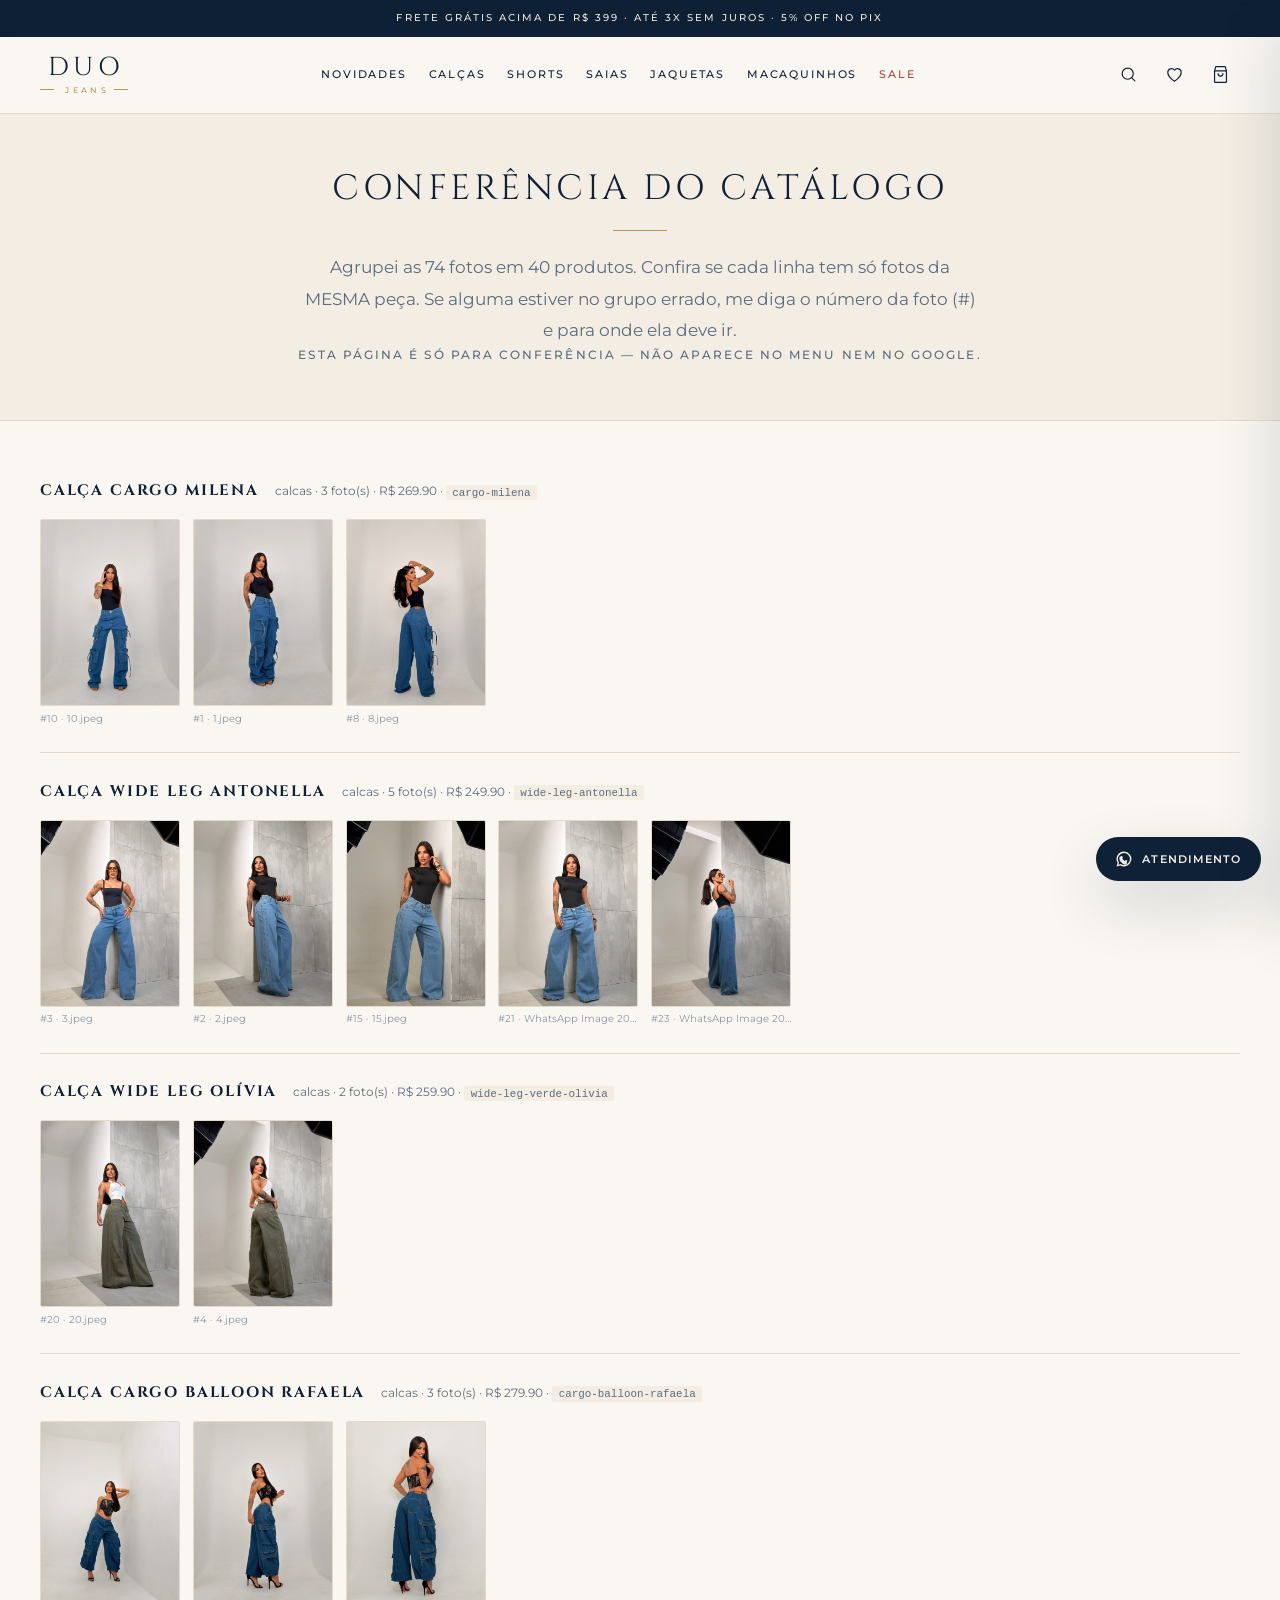
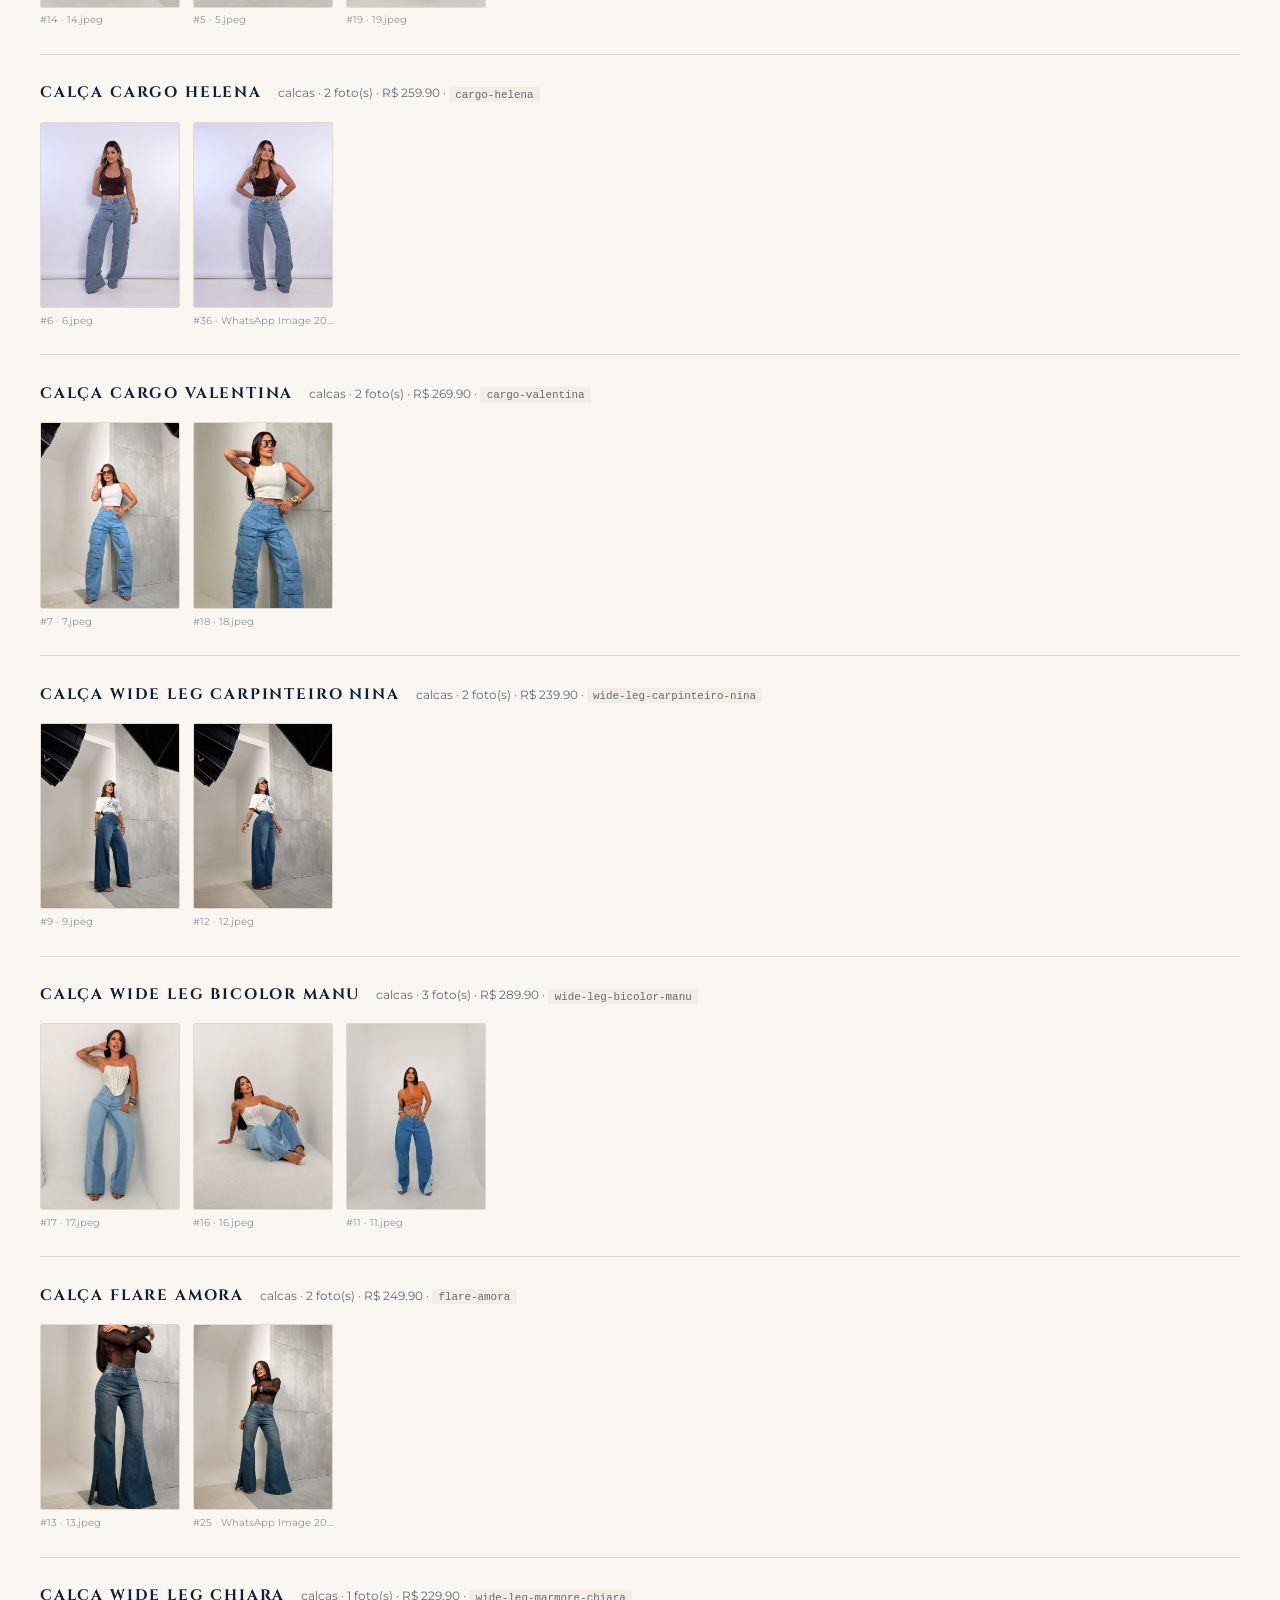
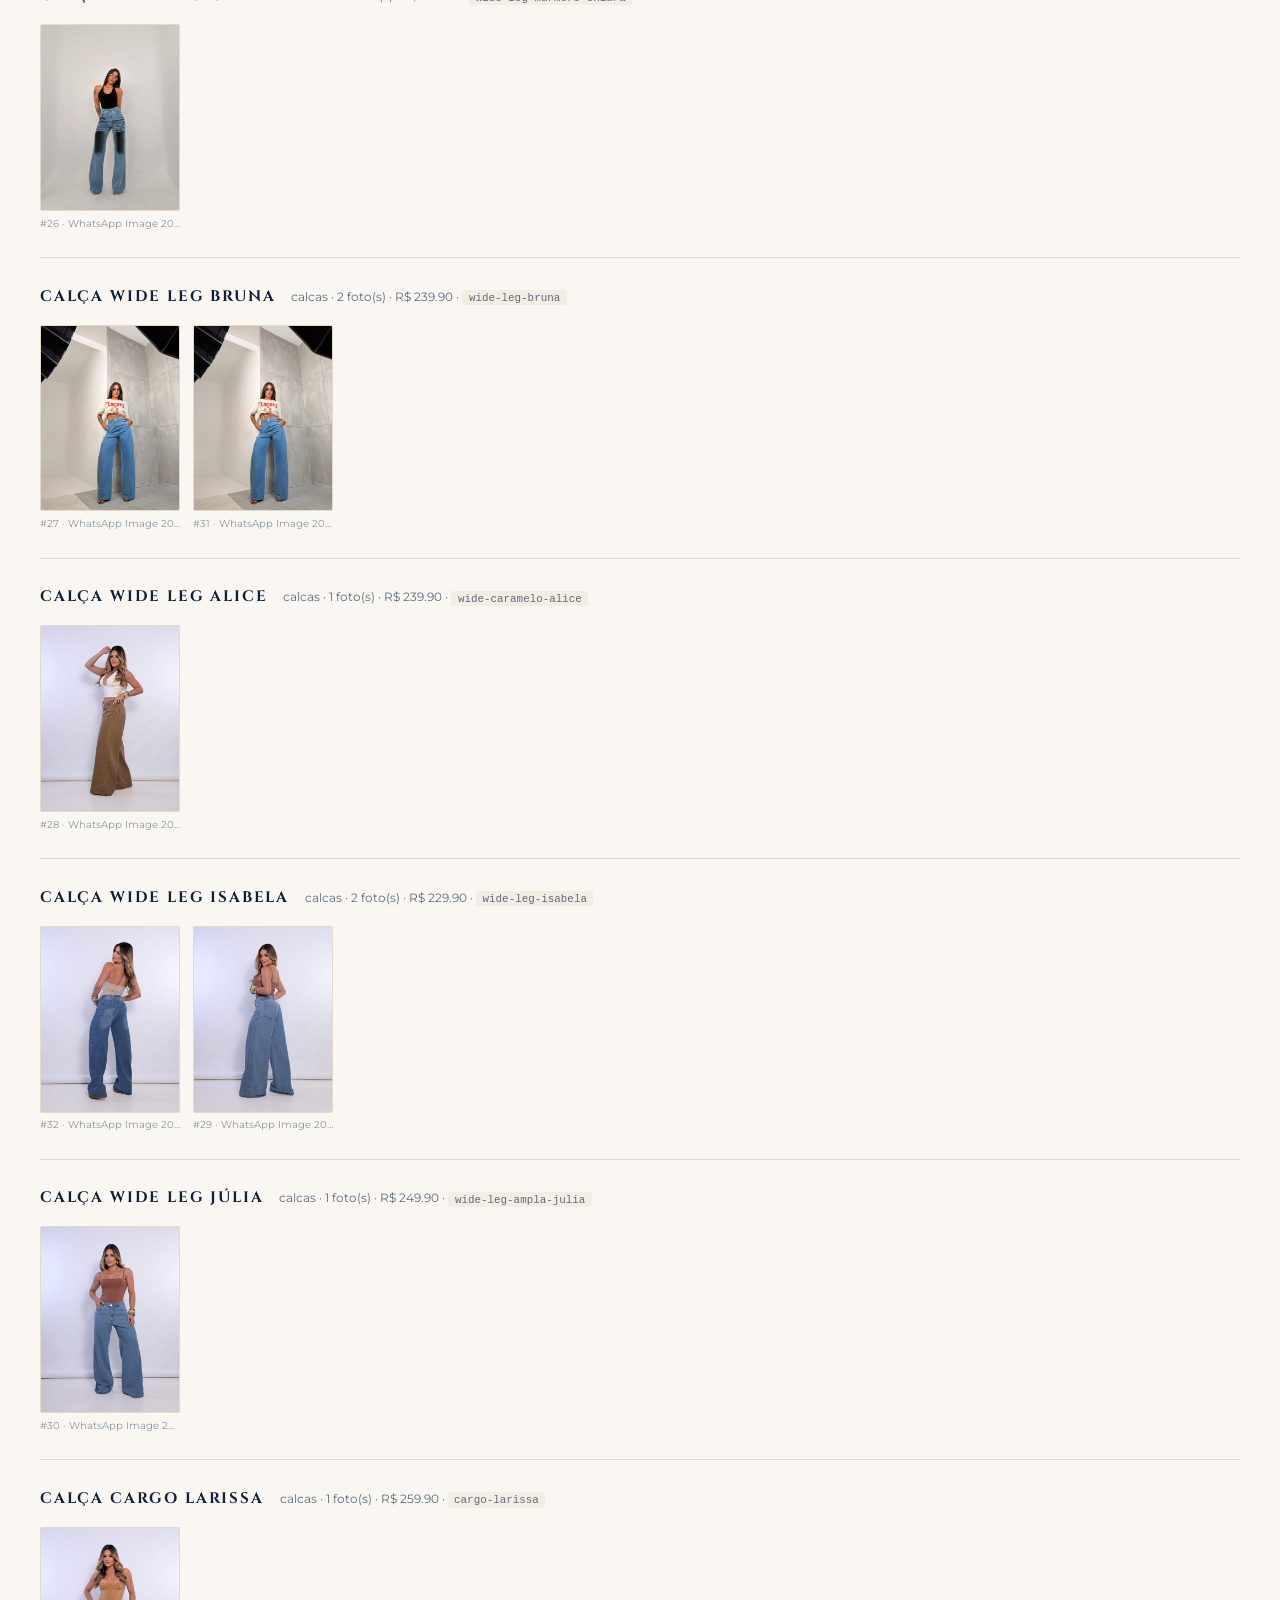
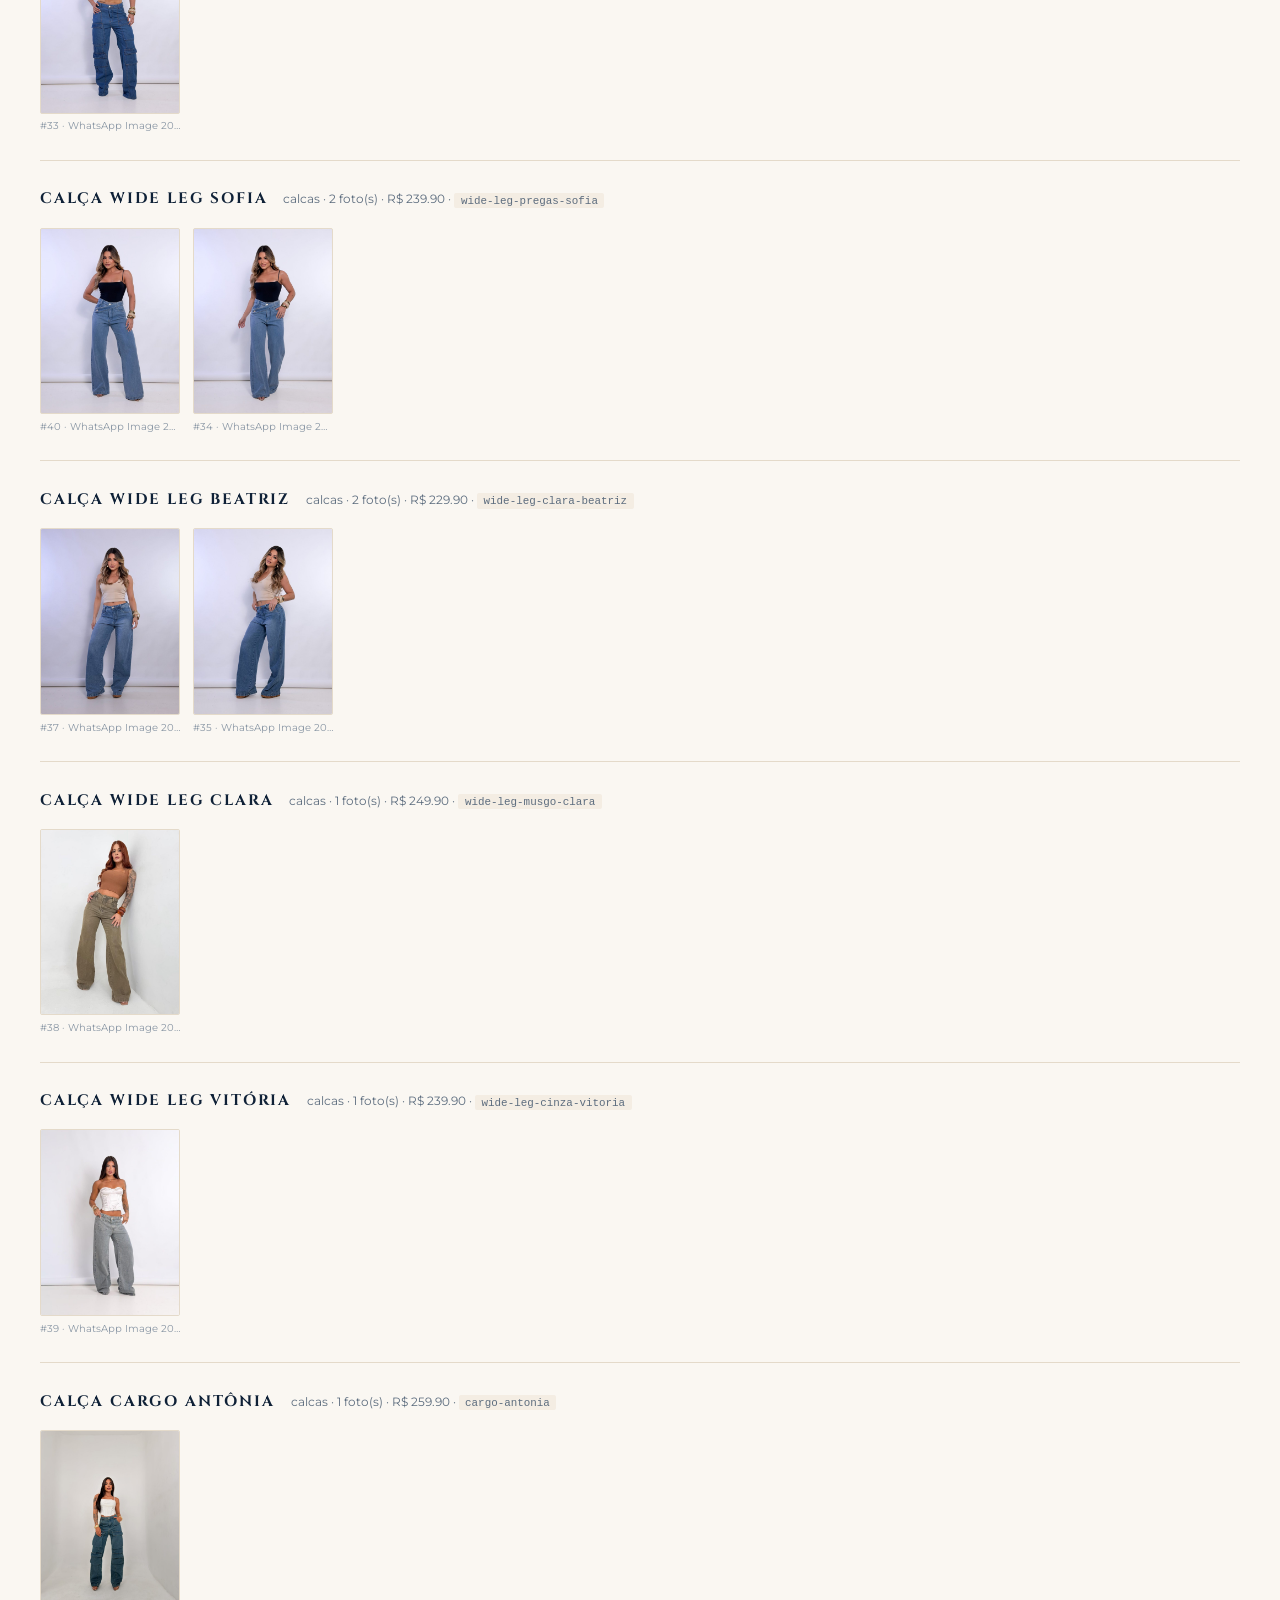
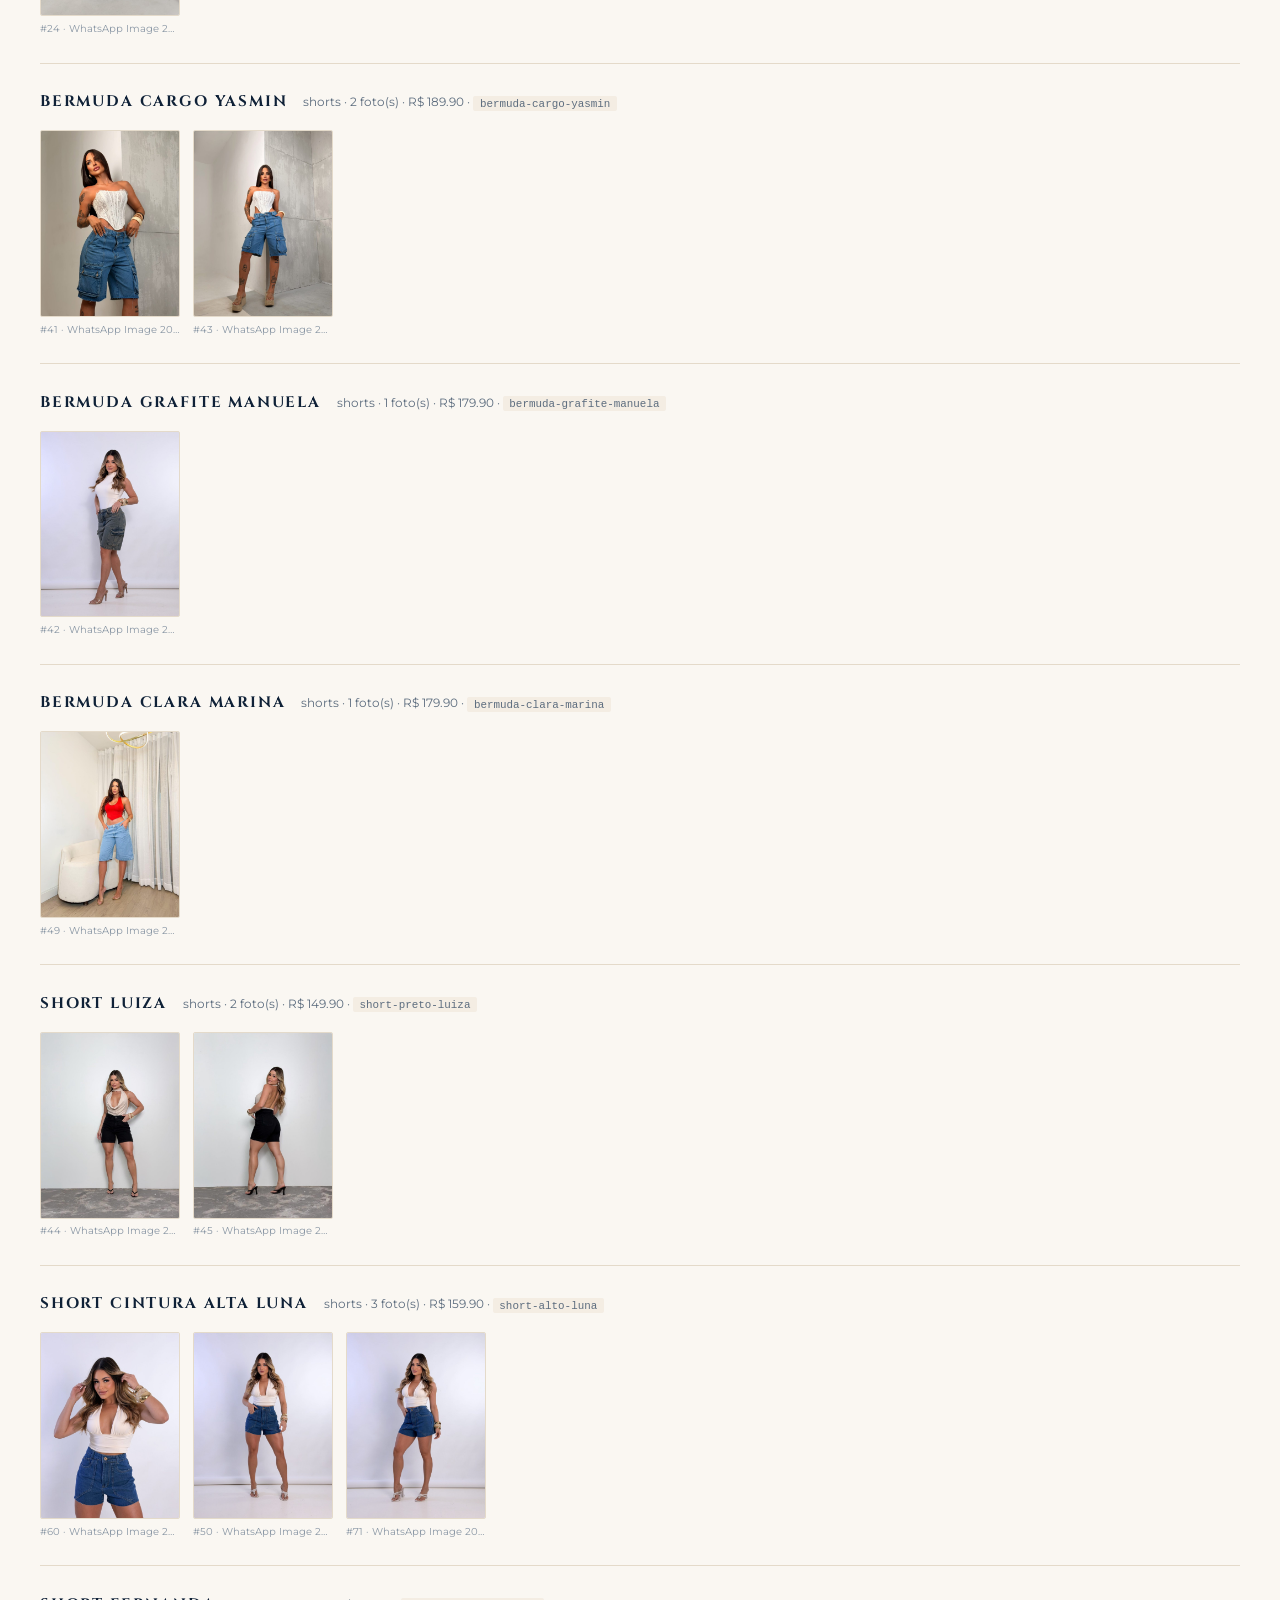
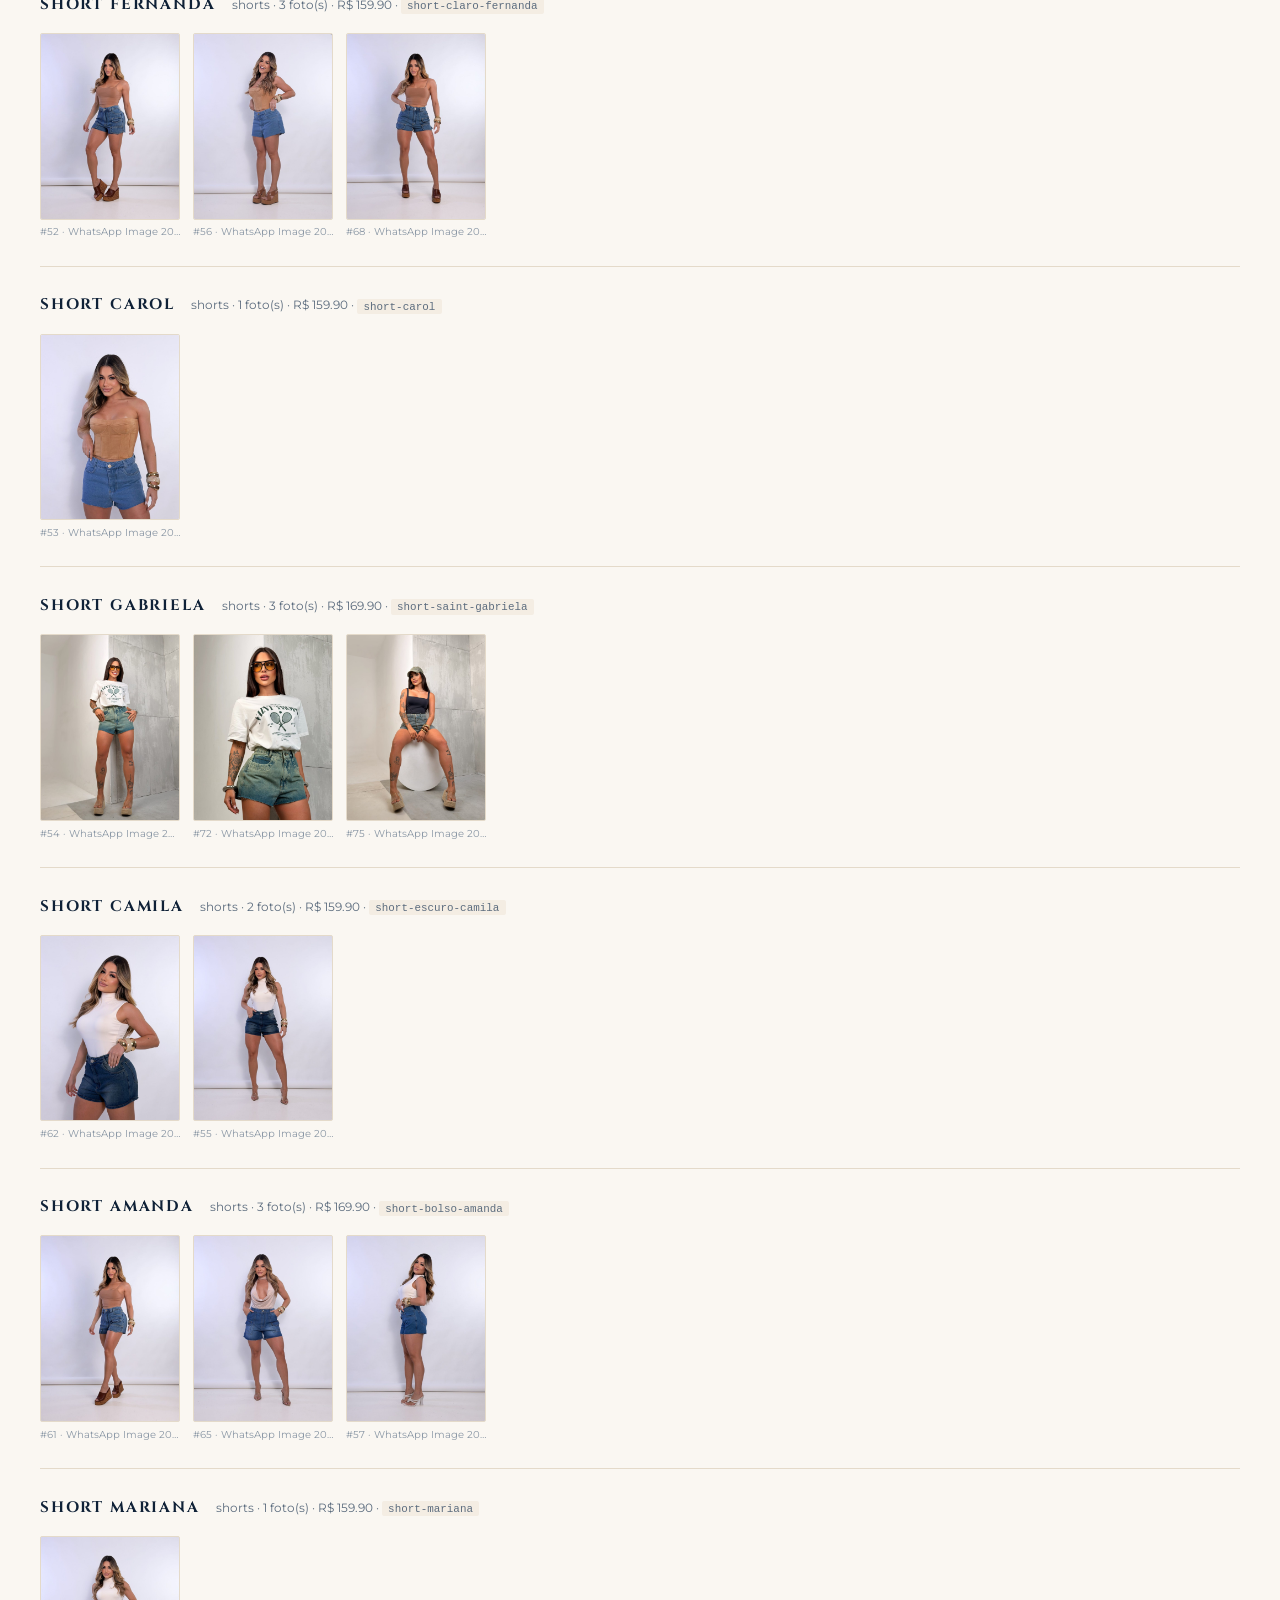
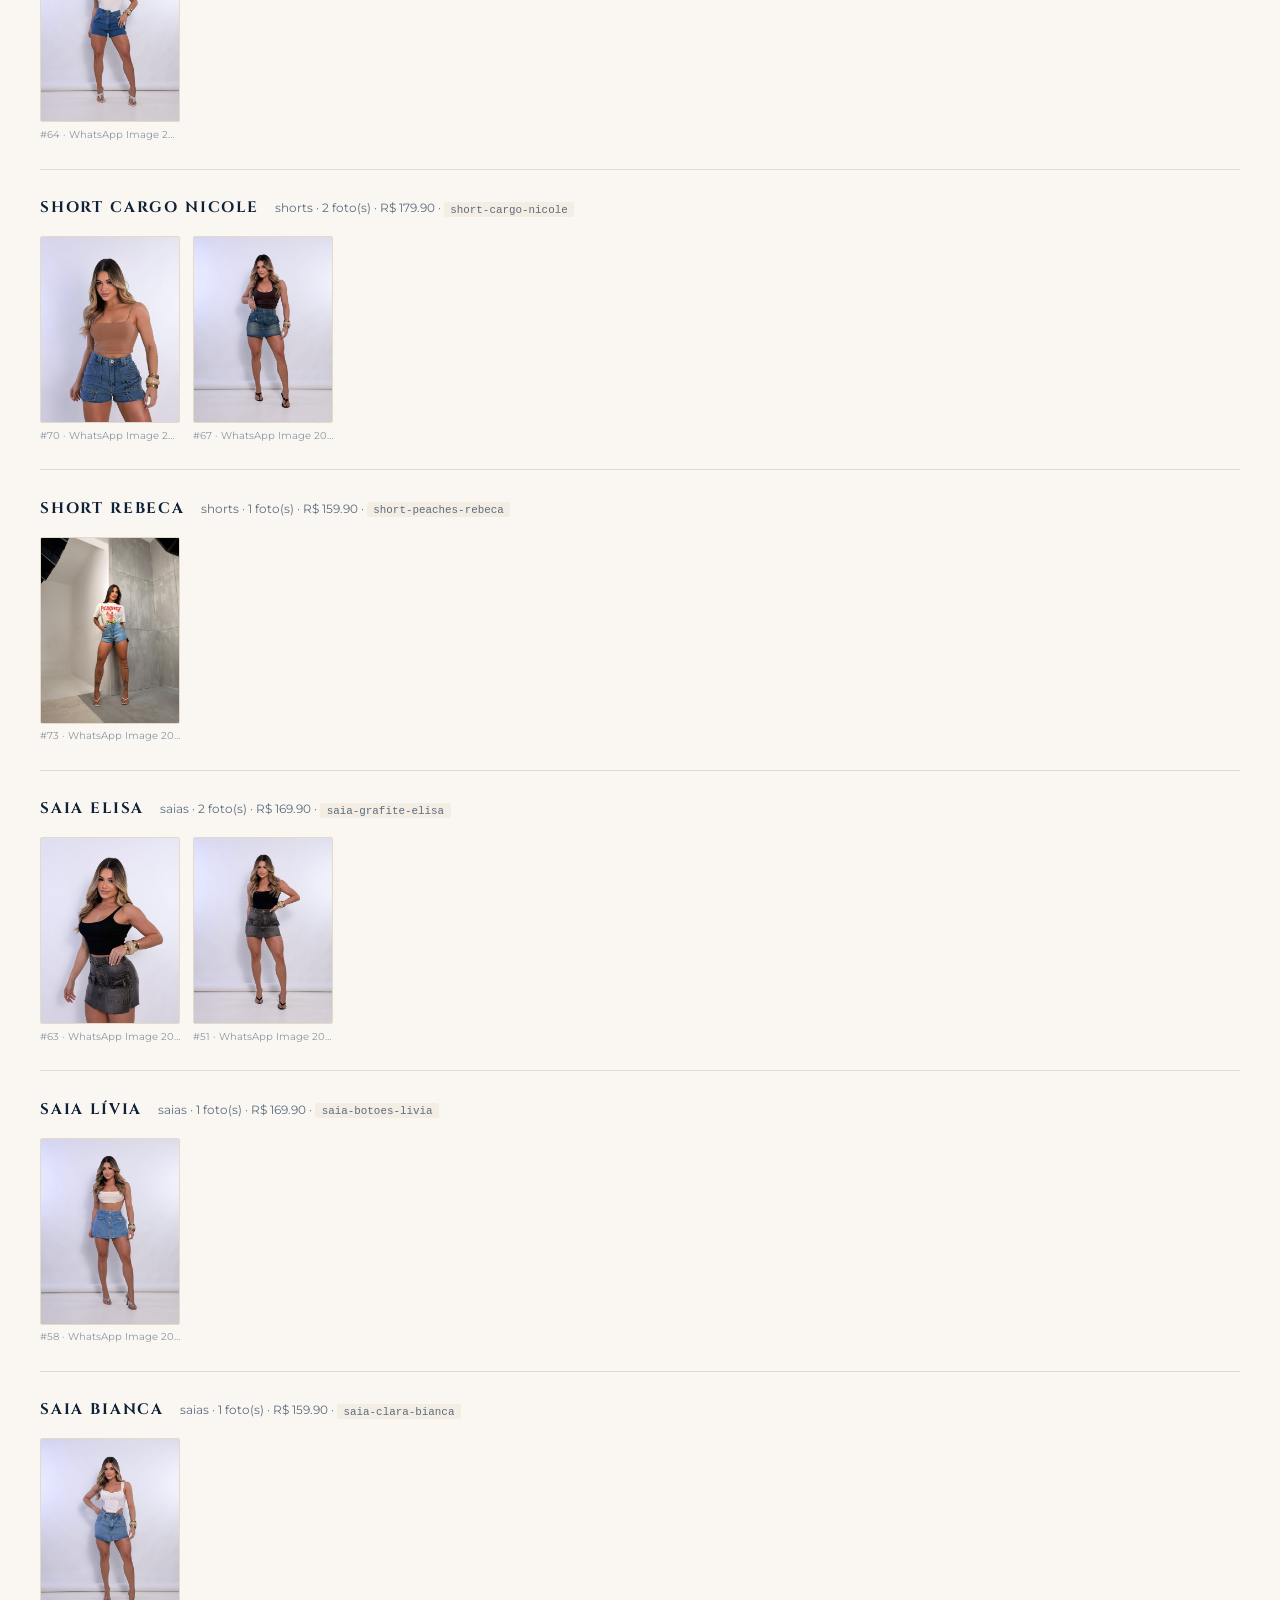
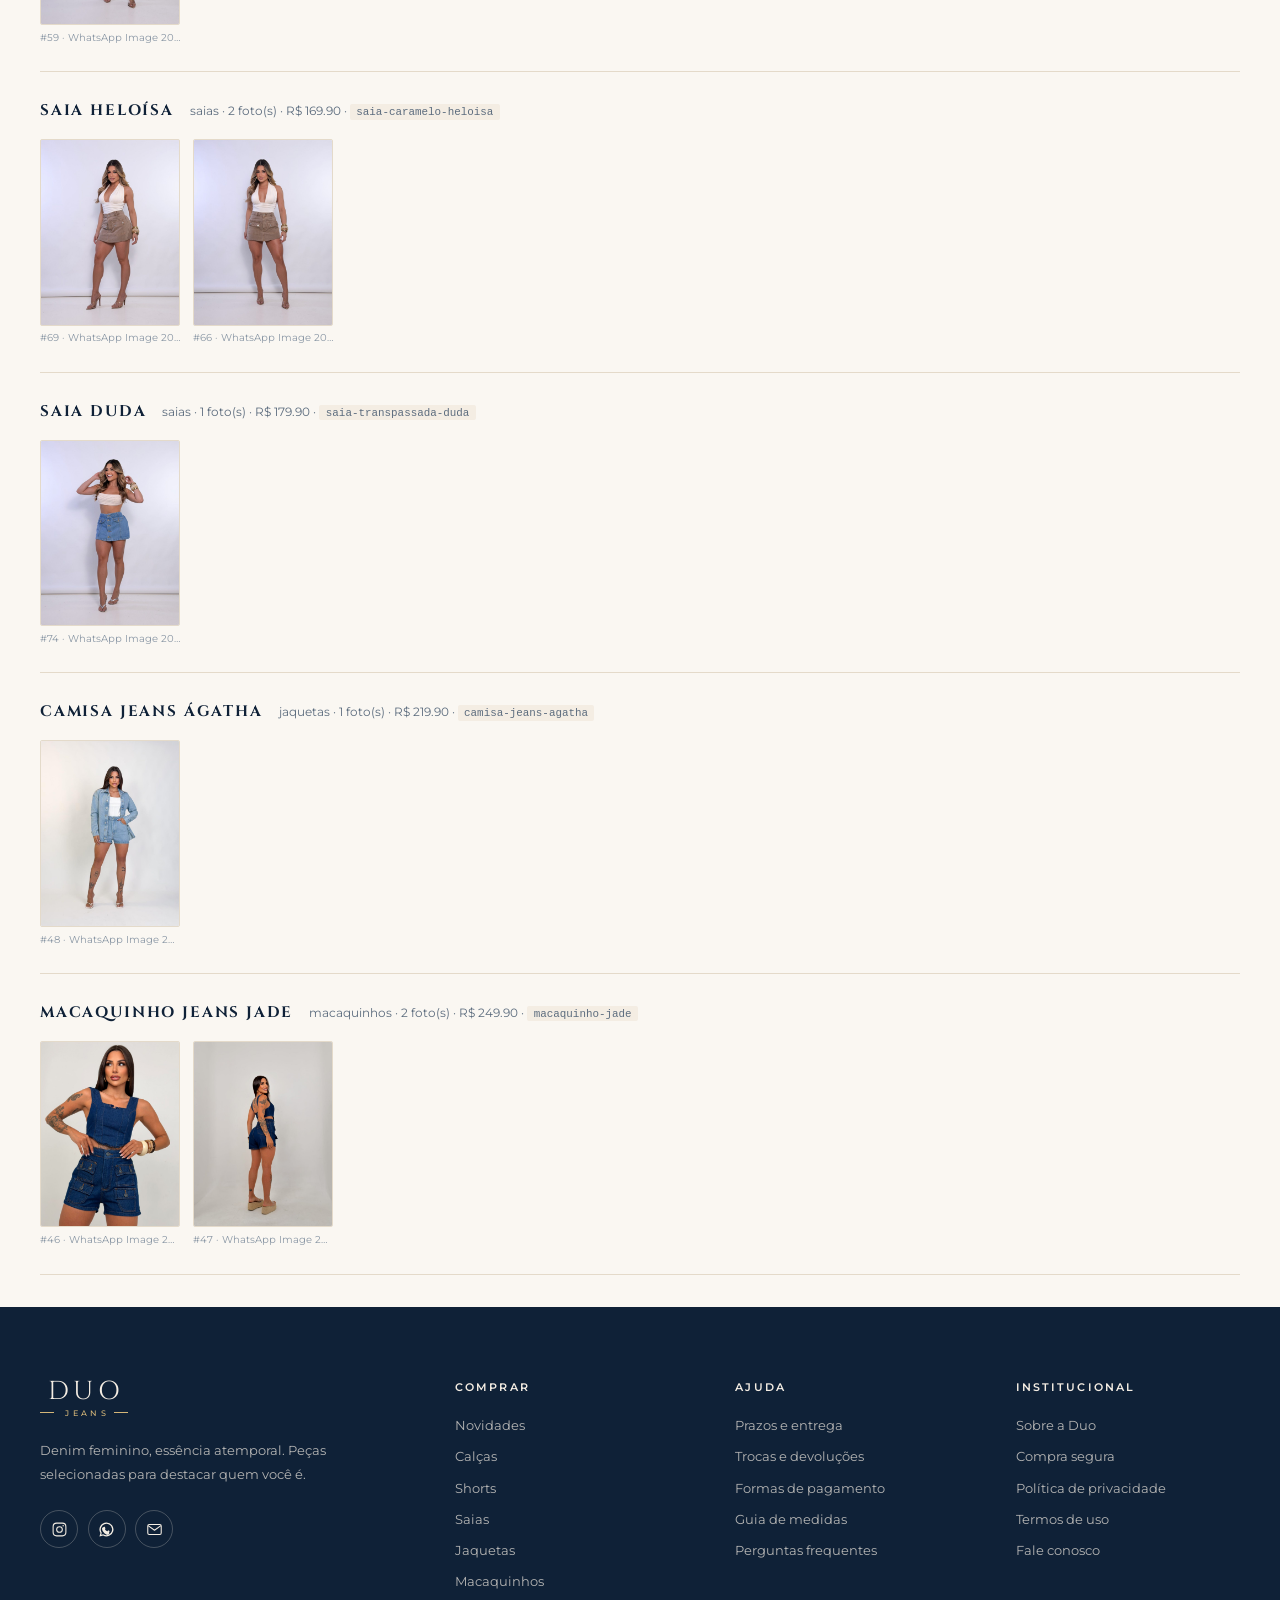
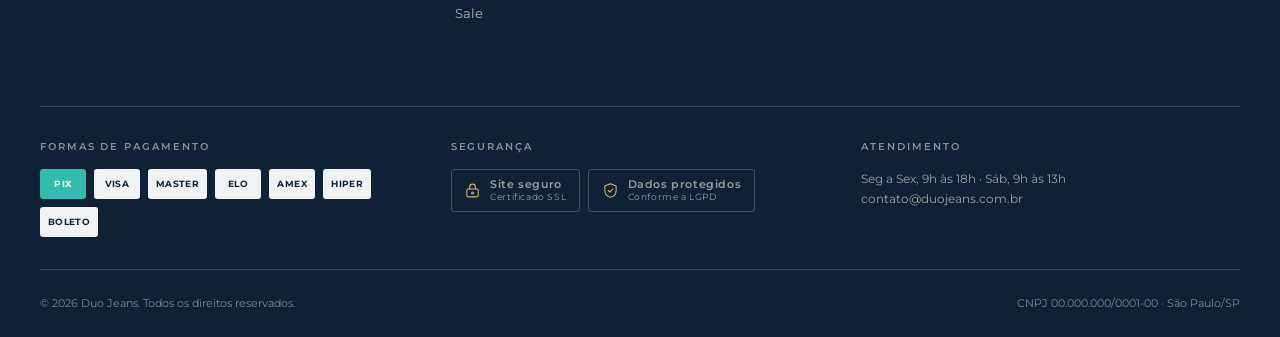
<file: conferencia.html>
<!DOCTYPE html>
<html lang="pt-BR">
<head>
<meta charset="UTF-8">
<meta name="viewport" content="width=device-width, initial-scale=1">
<title>Conferência do catálogo · Duo Jeans</title>
<meta name="robots" content="noindex, nofollow">
<link rel="icon" href="assets/img/favicon.svg" type="image/svg+xml">
<link rel="preconnect" href="https://fonts.googleapis.com">
<link rel="preconnect" href="https://fonts.gstatic.com" crossorigin>
<link href="https://fonts.googleapis.com/css2?family=Cinzel:wght@400;500;600&family=Montserrat:wght@300;400;500;600&family=Parisienne&display=swap" rel="stylesheet">
<link rel="stylesheet" href="assets/css/base.css">
<link rel="stylesheet" href="assets/css/style.css">
<style>
  .conf-item { padding: 1.6rem 0; border-bottom: 1px solid var(--linha); }
  .conf-item header { display: flex; align-items: baseline; gap: 1rem; flex-wrap: wrap; margin-bottom: 1rem; }
  .conf-item h2 { font-family: var(--serif); font-size: .95rem; letter-spacing: .12em;
                  text-transform: uppercase; color: var(--marinho); margin: 0; }
  .conf-meta { font-size: .72rem; color: var(--texto-suave); }
  .conf-meta code { background: var(--creme); padding: .1rem .4rem; border-radius: 2px; font-size: .68rem; }
  .conf-fotos { display: flex; gap: .8rem; flex-wrap: wrap; }
  .conf-fotos figure { margin: 0; width: 140px; }
  .conf-fotos img { width: 140px; aspect-ratio: 3/4; object-fit: cover;
                    border: 1px solid var(--linha); border-radius: 2px; background: var(--creme-escuro); }
  .conf-fotos figcaption { font-size: .6rem; color: var(--texto-fraco); margin-top: .3rem;
                           overflow: hidden; text-overflow: ellipsis; white-space: nowrap; }
</style>
</head>
<body data-pagina="conferencia" data-beneficios="nao">
<div data-layout-topo></div>
<main>
  <section class="topo-pagina">
    <div class="container">
      <h1 class="titulo t-lg">Conferência do catálogo</h1>
      <div class="filete centro"></div>
      <p class="chamada" style="margin-inline:auto">
        Agrupei as 74 fotos em 40 produtos.
        Confira se cada linha tem só fotos da MESMA peça. Se alguma estiver no grupo errado,
        me diga o número da foto (#) e para onde ela deve ir.
      </p>
      <p class="legenda">Esta página é só para conferência — não aparece no menu nem no Google.</p>
    </div>
  </section>
  <div class="container" style="padding-block:2rem">
<article class="conf-item"><header><h2>Calça Cargo Milena</h2><span class="conf-meta">calcas · 3 foto(s) · R$ 269.90 · <code>cargo-milena</code></span></header><div class="conf-fotos"><figure><img src="assets/img/produtos/cargo-milena-1.jpg" alt="" loading="lazy"><figcaption>#10 · 10.jpeg</figcaption></figure><figure><img src="assets/img/produtos/cargo-milena-2.jpg" alt="" loading="lazy"><figcaption>#1 · 1.jpeg</figcaption></figure><figure><img src="assets/img/produtos/cargo-milena-3.jpg" alt="" loading="lazy"><figcaption>#8 · 8.jpeg</figcaption></figure></div></article>
<article class="conf-item"><header><h2>Calça Wide Leg Antonella</h2><span class="conf-meta">calcas · 5 foto(s) · R$ 249.90 · <code>wide-leg-antonella</code></span></header><div class="conf-fotos"><figure><img src="assets/img/produtos/wide-leg-antonella-1.jpg" alt="" loading="lazy"><figcaption>#3 · 3.jpeg</figcaption></figure><figure><img src="assets/img/produtos/wide-leg-antonella-2.jpg" alt="" loading="lazy"><figcaption>#2 · 2.jpeg</figcaption></figure><figure><img src="assets/img/produtos/wide-leg-antonella-3.jpg" alt="" loading="lazy"><figcaption>#15 · 15.jpeg</figcaption></figure><figure><img src="assets/img/produtos/wide-leg-antonella-4.jpg" alt="" loading="lazy"><figcaption>#21 · WhatsApp Image 2026-08-29 at 19.54.22 (1).jpeg</figcaption></figure><figure><img src="assets/img/produtos/wide-leg-antonella-5.jpg" alt="" loading="lazy"><figcaption>#23 · WhatsApp Image 2026-08-29 at 19.54.23 (1).jpeg</figcaption></figure></div></article>
<article class="conf-item"><header><h2>Calça Wide Leg Olívia</h2><span class="conf-meta">calcas · 2 foto(s) · R$ 259.90 · <code>wide-leg-verde-olivia</code></span></header><div class="conf-fotos"><figure><img src="assets/img/produtos/wide-leg-verde-olivia-1.jpg" alt="" loading="lazy"><figcaption>#20 · 20.jpeg</figcaption></figure><figure><img src="assets/img/produtos/wide-leg-verde-olivia-2.jpg" alt="" loading="lazy"><figcaption>#4 · 4.jpeg</figcaption></figure></div></article>
<article class="conf-item"><header><h2>Calça Cargo Balloon Rafaela</h2><span class="conf-meta">calcas · 3 foto(s) · R$ 279.90 · <code>cargo-balloon-rafaela</code></span></header><div class="conf-fotos"><figure><img src="assets/img/produtos/cargo-balloon-rafaela-1.jpg" alt="" loading="lazy"><figcaption>#14 · 14.jpeg</figcaption></figure><figure><img src="assets/img/produtos/cargo-balloon-rafaela-2.jpg" alt="" loading="lazy"><figcaption>#5 · 5.jpeg</figcaption></figure><figure><img src="assets/img/produtos/cargo-balloon-rafaela-3.jpg" alt="" loading="lazy"><figcaption>#19 · 19.jpeg</figcaption></figure></div></article>
<article class="conf-item"><header><h2>Calça Cargo Helena</h2><span class="conf-meta">calcas · 2 foto(s) · R$ 259.90 · <code>cargo-helena</code></span></header><div class="conf-fotos"><figure><img src="assets/img/produtos/cargo-helena-1.jpg" alt="" loading="lazy"><figcaption>#6 · 6.jpeg</figcaption></figure><figure><img src="assets/img/produtos/cargo-helena-2.jpg" alt="" loading="lazy"><figcaption>#36 · WhatsApp Image 2026-08-29 at 19.54.26 (1).jpeg</figcaption></figure></div></article>
<article class="conf-item"><header><h2>Calça Cargo Valentina</h2><span class="conf-meta">calcas · 2 foto(s) · R$ 269.90 · <code>cargo-valentina</code></span></header><div class="conf-fotos"><figure><img src="assets/img/produtos/cargo-valentina-1.jpg" alt="" loading="lazy"><figcaption>#7 · 7.jpeg</figcaption></figure><figure><img src="assets/img/produtos/cargo-valentina-2.jpg" alt="" loading="lazy"><figcaption>#18 · 18.jpeg</figcaption></figure></div></article>
<article class="conf-item"><header><h2>Calça Wide Leg Carpinteiro Nina</h2><span class="conf-meta">calcas · 2 foto(s) · R$ 239.90 · <code>wide-leg-carpinteiro-nina</code></span></header><div class="conf-fotos"><figure><img src="assets/img/produtos/wide-leg-carpinteiro-nina-1.jpg" alt="" loading="lazy"><figcaption>#9 · 9.jpeg</figcaption></figure><figure><img src="assets/img/produtos/wide-leg-carpinteiro-nina-2.jpg" alt="" loading="lazy"><figcaption>#12 · 12.jpeg</figcaption></figure></div></article>
<article class="conf-item"><header><h2>Calça Wide Leg Bicolor Manu</h2><span class="conf-meta">calcas · 3 foto(s) · R$ 289.90 · <code>wide-leg-bicolor-manu</code></span></header><div class="conf-fotos"><figure><img src="assets/img/produtos/wide-leg-bicolor-manu-1.jpg" alt="" loading="lazy"><figcaption>#17 · 17.jpeg</figcaption></figure><figure><img src="assets/img/produtos/wide-leg-bicolor-manu-2.jpg" alt="" loading="lazy"><figcaption>#16 · 16.jpeg</figcaption></figure><figure><img src="assets/img/produtos/wide-leg-bicolor-manu-3.jpg" alt="" loading="lazy"><figcaption>#11 · 11.jpeg</figcaption></figure></div></article>
<article class="conf-item"><header><h2>Calça Flare Amora</h2><span class="conf-meta">calcas · 2 foto(s) · R$ 249.90 · <code>flare-amora</code></span></header><div class="conf-fotos"><figure><img src="assets/img/produtos/flare-amora-1.jpg" alt="" loading="lazy"><figcaption>#13 · 13.jpeg</figcaption></figure><figure><img src="assets/img/produtos/flare-amora-2.jpg" alt="" loading="lazy"><figcaption>#25 · WhatsApp Image 2026-08-29 at 19.54.23 (3).jpeg</figcaption></figure></div></article>
<article class="conf-item"><header><h2>Calça Wide Leg Chiara</h2><span class="conf-meta">calcas · 1 foto(s) · R$ 229.90 · <code>wide-leg-marmore-chiara</code></span></header><div class="conf-fotos"><figure><img src="assets/img/produtos/wide-leg-marmore-chiara-1.jpg" alt="" loading="lazy"><figcaption>#26 · WhatsApp Image 2026-08-29 at 19.54.23.jpeg</figcaption></figure></div></article>
<article class="conf-item"><header><h2>Calça Wide Leg Bruna</h2><span class="conf-meta">calcas · 2 foto(s) · R$ 239.90 · <code>wide-leg-bruna</code></span></header><div class="conf-fotos"><figure><img src="assets/img/produtos/wide-leg-bruna-1.jpg" alt="" loading="lazy"><figcaption>#27 · WhatsApp Image 2026-08-29 at 19.54.24 (1).jpeg</figcaption></figure><figure><img src="assets/img/produtos/wide-leg-bruna-2.jpg" alt="" loading="lazy"><figcaption>#31 · WhatsApp Image 2026-08-29 at 19.54.24.jpeg</figcaption></figure></div></article>
<article class="conf-item"><header><h2>Calça Wide Leg Alice</h2><span class="conf-meta">calcas · 1 foto(s) · R$ 239.90 · <code>wide-caramelo-alice</code></span></header><div class="conf-fotos"><figure><img src="assets/img/produtos/wide-caramelo-alice-1.jpg" alt="" loading="lazy"><figcaption>#28 · WhatsApp Image 2026-08-29 at 19.54.24 (2).jpeg</figcaption></figure></div></article>
<article class="conf-item"><header><h2>Calça Wide Leg Isabela</h2><span class="conf-meta">calcas · 2 foto(s) · R$ 229.90 · <code>wide-leg-isabela</code></span></header><div class="conf-fotos"><figure><img src="assets/img/produtos/wide-leg-isabela-1.jpg" alt="" loading="lazy"><figcaption>#32 · WhatsApp Image 2026-08-29 at 19.54.25 (1).jpeg</figcaption></figure><figure><img src="assets/img/produtos/wide-leg-isabela-2.jpg" alt="" loading="lazy"><figcaption>#29 · WhatsApp Image 2026-08-29 at 19.54.24 (3).jpeg</figcaption></figure></div></article>
<article class="conf-item"><header><h2>Calça Wide Leg Júlia</h2><span class="conf-meta">calcas · 1 foto(s) · R$ 249.90 · <code>wide-leg-ampla-julia</code></span></header><div class="conf-fotos"><figure><img src="assets/img/produtos/wide-leg-ampla-julia-1.jpg" alt="" loading="lazy"><figcaption>#30 · WhatsApp Image 2026-08-29 at 19.54.24 (4).jpeg</figcaption></figure></div></article>
<article class="conf-item"><header><h2>Calça Cargo Larissa</h2><span class="conf-meta">calcas · 1 foto(s) · R$ 259.90 · <code>cargo-larissa</code></span></header><div class="conf-fotos"><figure><img src="assets/img/produtos/cargo-larissa-1.jpg" alt="" loading="lazy"><figcaption>#33 · WhatsApp Image 2026-08-29 at 19.54.25 (2).jpeg</figcaption></figure></div></article>
<article class="conf-item"><header><h2>Calça Wide Leg Sofia</h2><span class="conf-meta">calcas · 2 foto(s) · R$ 239.90 · <code>wide-leg-pregas-sofia</code></span></header><div class="conf-fotos"><figure><img src="assets/img/produtos/wide-leg-pregas-sofia-1.jpg" alt="" loading="lazy"><figcaption>#40 · WhatsApp Image 2026-08-29 at 19.54.26.jpeg</figcaption></figure><figure><img src="assets/img/produtos/wide-leg-pregas-sofia-2.jpg" alt="" loading="lazy"><figcaption>#34 · WhatsApp Image 2026-08-29 at 19.54.25 (3).jpeg</figcaption></figure></div></article>
<article class="conf-item"><header><h2>Calça Wide Leg Beatriz</h2><span class="conf-meta">calcas · 2 foto(s) · R$ 229.90 · <code>wide-leg-clara-beatriz</code></span></header><div class="conf-fotos"><figure><img src="assets/img/produtos/wide-leg-clara-beatriz-1.jpg" alt="" loading="lazy"><figcaption>#37 · WhatsApp Image 2026-08-29 at 19.54.26 (2).jpeg</figcaption></figure><figure><img src="assets/img/produtos/wide-leg-clara-beatriz-2.jpg" alt="" loading="lazy"><figcaption>#35 · WhatsApp Image 2026-08-29 at 19.54.25.jpeg</figcaption></figure></div></article>
<article class="conf-item"><header><h2>Calça Wide Leg Clara</h2><span class="conf-meta">calcas · 1 foto(s) · R$ 249.90 · <code>wide-leg-musgo-clara</code></span></header><div class="conf-fotos"><figure><img src="assets/img/produtos/wide-leg-musgo-clara-1.jpg" alt="" loading="lazy"><figcaption>#38 · WhatsApp Image 2026-08-29 at 19.54.26 (3).jpeg</figcaption></figure></div></article>
<article class="conf-item"><header><h2>Calça Wide Leg Vitória</h2><span class="conf-meta">calcas · 1 foto(s) · R$ 239.90 · <code>wide-leg-cinza-vitoria</code></span></header><div class="conf-fotos"><figure><img src="assets/img/produtos/wide-leg-cinza-vitoria-1.jpg" alt="" loading="lazy"><figcaption>#39 · WhatsApp Image 2026-08-29 at 19.54.26 (4).jpeg</figcaption></figure></div></article>
<article class="conf-item"><header><h2>Calça Cargo Antônia</h2><span class="conf-meta">calcas · 1 foto(s) · R$ 259.90 · <code>cargo-antonia</code></span></header><div class="conf-fotos"><figure><img src="assets/img/produtos/cargo-antonia-1.jpg" alt="" loading="lazy"><figcaption>#24 · WhatsApp Image 2026-08-29 at 19.54.23 (2).jpeg</figcaption></figure></div></article>
<article class="conf-item"><header><h2>Bermuda Cargo Yasmin</h2><span class="conf-meta">shorts · 2 foto(s) · R$ 189.90 · <code>bermuda-cargo-yasmin</code></span></header><div class="conf-fotos"><figure><img src="assets/img/produtos/bermuda-cargo-yasmin-1.jpg" alt="" loading="lazy"><figcaption>#41 · WhatsApp Image 2026-08-29 at 19.54.27 (1).jpeg</figcaption></figure><figure><img src="assets/img/produtos/bermuda-cargo-yasmin-2.jpg" alt="" loading="lazy"><figcaption>#43 · WhatsApp Image 2026-08-29 at 19.54.27 (3).jpeg</figcaption></figure></div></article>
<article class="conf-item"><header><h2>Bermuda Grafite Manuela</h2><span class="conf-meta">shorts · 1 foto(s) · R$ 179.90 · <code>bermuda-grafite-manuela</code></span></header><div class="conf-fotos"><figure><img src="assets/img/produtos/bermuda-grafite-manuela-1.jpg" alt="" loading="lazy"><figcaption>#42 · WhatsApp Image 2026-08-29 at 19.54.27 (2).jpeg</figcaption></figure></div></article>
<article class="conf-item"><header><h2>Bermuda Clara Marina</h2><span class="conf-meta">shorts · 1 foto(s) · R$ 179.90 · <code>bermuda-clara-marina</code></span></header><div class="conf-fotos"><figure><img src="assets/img/produtos/bermuda-clara-marina-1.jpg" alt="" loading="lazy"><figcaption>#49 · WhatsApp Image 2026-08-29 at 19.54.28.jpeg</figcaption></figure></div></article>
<article class="conf-item"><header><h2>Short Luiza</h2><span class="conf-meta">shorts · 2 foto(s) · R$ 149.90 · <code>short-preto-luiza</code></span></header><div class="conf-fotos"><figure><img src="assets/img/produtos/short-preto-luiza-1.jpg" alt="" loading="lazy"><figcaption>#44 · WhatsApp Image 2026-08-29 at 19.54.27.jpeg</figcaption></figure><figure><img src="assets/img/produtos/short-preto-luiza-2.jpg" alt="" loading="lazy"><figcaption>#45 · WhatsApp Image 2026-08-29 at 19.54.28 (1).jpeg</figcaption></figure></div></article>
<article class="conf-item"><header><h2>Short Cintura Alta Luna</h2><span class="conf-meta">shorts · 3 foto(s) · R$ 159.90 · <code>short-alto-luna</code></span></header><div class="conf-fotos"><figure><img src="assets/img/produtos/short-alto-luna-1.jpg" alt="" loading="lazy"><figcaption>#60 · WhatsApp Image 2026-08-29 at 19.54.31 (2).jpeg</figcaption></figure><figure><img src="assets/img/produtos/short-alto-luna-2.jpg" alt="" loading="lazy"><figcaption>#50 · WhatsApp Image 2026-08-29 at 19.54.29 (1).jpeg</figcaption></figure><figure><img src="assets/img/produtos/short-alto-luna-3.jpg" alt="" loading="lazy"><figcaption>#71 · WhatsApp Image 2026-08-29 at 19.54.33.jpeg</figcaption></figure></div></article>
<article class="conf-item"><header><h2>Short Fernanda</h2><span class="conf-meta">shorts · 3 foto(s) · R$ 159.90 · <code>short-claro-fernanda</code></span></header><div class="conf-fotos"><figure><img src="assets/img/produtos/short-claro-fernanda-1.jpg" alt="" loading="lazy"><figcaption>#52 · WhatsApp Image 2026-08-29 at 19.54.29 (3).jpeg</figcaption></figure><figure><img src="assets/img/produtos/short-claro-fernanda-2.jpg" alt="" loading="lazy"><figcaption>#56 · WhatsApp Image 2026-08-29 at 19.54.30 (3).jpeg</figcaption></figure><figure><img src="assets/img/produtos/short-claro-fernanda-3.jpg" alt="" loading="lazy"><figcaption>#68 · WhatsApp Image 2026-08-29 at 19.54.33 (1).jpeg</figcaption></figure></div></article>
<article class="conf-item"><header><h2>Short Carol</h2><span class="conf-meta">shorts · 1 foto(s) · R$ 159.90 · <code>short-carol</code></span></header><div class="conf-fotos"><figure><img src="assets/img/produtos/short-carol-1.jpg" alt="" loading="lazy"><figcaption>#53 · WhatsApp Image 2026-08-29 at 19.54.29.jpeg</figcaption></figure></div></article>
<article class="conf-item"><header><h2>Short Gabriela</h2><span class="conf-meta">shorts · 3 foto(s) · R$ 169.90 · <code>short-saint-gabriela</code></span></header><div class="conf-fotos"><figure><img src="assets/img/produtos/short-saint-gabriela-1.jpg" alt="" loading="lazy"><figcaption>#54 · WhatsApp Image 2026-08-29 at 19.54.30 (1).jpeg</figcaption></figure><figure><img src="assets/img/produtos/short-saint-gabriela-2.jpg" alt="" loading="lazy"><figcaption>#72 · WhatsApp Image 2026-08-29 at 19.54.34 (1).jpeg</figcaption></figure><figure><img src="assets/img/produtos/short-saint-gabriela-3.jpg" alt="" loading="lazy"><figcaption>#75 · WhatsApp Image 2026-08-29 at 19.54.35.jpeg</figcaption></figure></div></article>
<article class="conf-item"><header><h2>Short Camila</h2><span class="conf-meta">shorts · 2 foto(s) · R$ 159.90 · <code>short-escuro-camila</code></span></header><div class="conf-fotos"><figure><img src="assets/img/produtos/short-escuro-camila-1.jpg" alt="" loading="lazy"><figcaption>#62 · WhatsApp Image 2026-08-29 at 19.54.31.jpeg</figcaption></figure><figure><img src="assets/img/produtos/short-escuro-camila-2.jpg" alt="" loading="lazy"><figcaption>#55 · WhatsApp Image 2026-08-29 at 19.54.30 (2).jpeg</figcaption></figure></div></article>
<article class="conf-item"><header><h2>Short Amanda</h2><span class="conf-meta">shorts · 3 foto(s) · R$ 169.90 · <code>short-bolso-amanda</code></span></header><div class="conf-fotos"><figure><img src="assets/img/produtos/short-bolso-amanda-1.jpg" alt="" loading="lazy"><figcaption>#61 · WhatsApp Image 2026-08-29 at 19.54.31 (3).jpeg</figcaption></figure><figure><img src="assets/img/produtos/short-bolso-amanda-2.jpg" alt="" loading="lazy"><figcaption>#65 · WhatsApp Image 2026-08-29 at 19.54.32 (3).jpeg</figcaption></figure><figure><img src="assets/img/produtos/short-bolso-amanda-3.jpg" alt="" loading="lazy"><figcaption>#57 · WhatsApp Image 2026-08-29 at 19.54.30 (4).jpeg</figcaption></figure></div></article>
<article class="conf-item"><header><h2>Short Mariana</h2><span class="conf-meta">shorts · 1 foto(s) · R$ 159.90 · <code>short-mariana</code></span></header><div class="conf-fotos"><figure><img src="assets/img/produtos/short-mariana-1.jpg" alt="" loading="lazy"><figcaption>#64 · WhatsApp Image 2026-08-29 at 19.54.32 (2).jpeg</figcaption></figure></div></article>
<article class="conf-item"><header><h2>Short Cargo Nicole</h2><span class="conf-meta">shorts · 2 foto(s) · R$ 179.90 · <code>short-cargo-nicole</code></span></header><div class="conf-fotos"><figure><img src="assets/img/produtos/short-cargo-nicole-1.jpg" alt="" loading="lazy"><figcaption>#70 · WhatsApp Image 2026-08-29 at 19.54.33 (3).jpeg</figcaption></figure><figure><img src="assets/img/produtos/short-cargo-nicole-2.jpg" alt="" loading="lazy"><figcaption>#67 · WhatsApp Image 2026-08-29 at 19.54.32.jpeg</figcaption></figure></div></article>
<article class="conf-item"><header><h2>Short Rebeca</h2><span class="conf-meta">shorts · 1 foto(s) · R$ 159.90 · <code>short-peaches-rebeca</code></span></header><div class="conf-fotos"><figure><img src="assets/img/produtos/short-peaches-rebeca-1.jpg" alt="" loading="lazy"><figcaption>#73 · WhatsApp Image 2026-08-29 at 19.54.34 (2).jpeg</figcaption></figure></div></article>
<article class="conf-item"><header><h2>Saia Elisa</h2><span class="conf-meta">saias · 2 foto(s) · R$ 169.90 · <code>saia-grafite-elisa</code></span></header><div class="conf-fotos"><figure><img src="assets/img/produtos/saia-grafite-elisa-1.jpg" alt="" loading="lazy"><figcaption>#63 · WhatsApp Image 2026-08-29 at 19.54.32 (1).jpeg</figcaption></figure><figure><img src="assets/img/produtos/saia-grafite-elisa-2.jpg" alt="" loading="lazy"><figcaption>#51 · WhatsApp Image 2026-08-29 at 19.54.29 (2).jpeg</figcaption></figure></div></article>
<article class="conf-item"><header><h2>Saia Lívia</h2><span class="conf-meta">saias · 1 foto(s) · R$ 169.90 · <code>saia-botoes-livia</code></span></header><div class="conf-fotos"><figure><img src="assets/img/produtos/saia-botoes-livia-1.jpg" alt="" loading="lazy"><figcaption>#58 · WhatsApp Image 2026-08-29 at 19.54.30.jpeg</figcaption></figure></div></article>
<article class="conf-item"><header><h2>Saia Bianca</h2><span class="conf-meta">saias · 1 foto(s) · R$ 159.90 · <code>saia-clara-bianca</code></span></header><div class="conf-fotos"><figure><img src="assets/img/produtos/saia-clara-bianca-1.jpg" alt="" loading="lazy"><figcaption>#59 · WhatsApp Image 2026-08-29 at 19.54.31 (1).jpeg</figcaption></figure></div></article>
<article class="conf-item"><header><h2>Saia Heloísa</h2><span class="conf-meta">saias · 2 foto(s) · R$ 169.90 · <code>saia-caramelo-heloisa</code></span></header><div class="conf-fotos"><figure><img src="assets/img/produtos/saia-caramelo-heloisa-1.jpg" alt="" loading="lazy"><figcaption>#69 · WhatsApp Image 2026-08-29 at 19.54.33 (2).jpeg</figcaption></figure><figure><img src="assets/img/produtos/saia-caramelo-heloisa-2.jpg" alt="" loading="lazy"><figcaption>#66 · WhatsApp Image 2026-08-29 at 19.54.32 (4).jpeg</figcaption></figure></div></article>
<article class="conf-item"><header><h2>Saia Duda</h2><span class="conf-meta">saias · 1 foto(s) · R$ 179.90 · <code>saia-transpassada-duda</code></span></header><div class="conf-fotos"><figure><img src="assets/img/produtos/saia-transpassada-duda-1.jpg" alt="" loading="lazy"><figcaption>#74 · WhatsApp Image 2026-08-29 at 19.54.34.jpeg</figcaption></figure></div></article>
<article class="conf-item"><header><h2>Camisa Jeans Ágatha</h2><span class="conf-meta">jaquetas · 1 foto(s) · R$ 219.90 · <code>camisa-jeans-agatha</code></span></header><div class="conf-fotos"><figure><img src="assets/img/produtos/camisa-jeans-agatha-1.jpg" alt="" loading="lazy"><figcaption>#48 · WhatsApp Image 2026-08-29 at 19.54.28 (4).jpeg</figcaption></figure></div></article>
<article class="conf-item"><header><h2>Macaquinho Jeans Jade</h2><span class="conf-meta">macaquinhos · 2 foto(s) · R$ 249.90 · <code>macaquinho-jade</code></span></header><div class="conf-fotos"><figure><img src="assets/img/produtos/macaquinho-jade-1.jpg" alt="" loading="lazy"><figcaption>#46 · WhatsApp Image 2026-08-29 at 19.54.28 (2).jpeg</figcaption></figure><figure><img src="assets/img/produtos/macaquinho-jade-2.jpg" alt="" loading="lazy"><figcaption>#47 · WhatsApp Image 2026-08-29 at 19.54.28 (3).jpeg</figcaption></figure></div></article>
  </div>
</main>
<div data-layout-base></div>
<script src="assets/js/config.js"></script>
<script src="assets/js/dados.js"></script>
<script src="assets/js/produtos.js"></script>
<script src="assets/js/loja.js"></script>
</body>
</html>
</file>
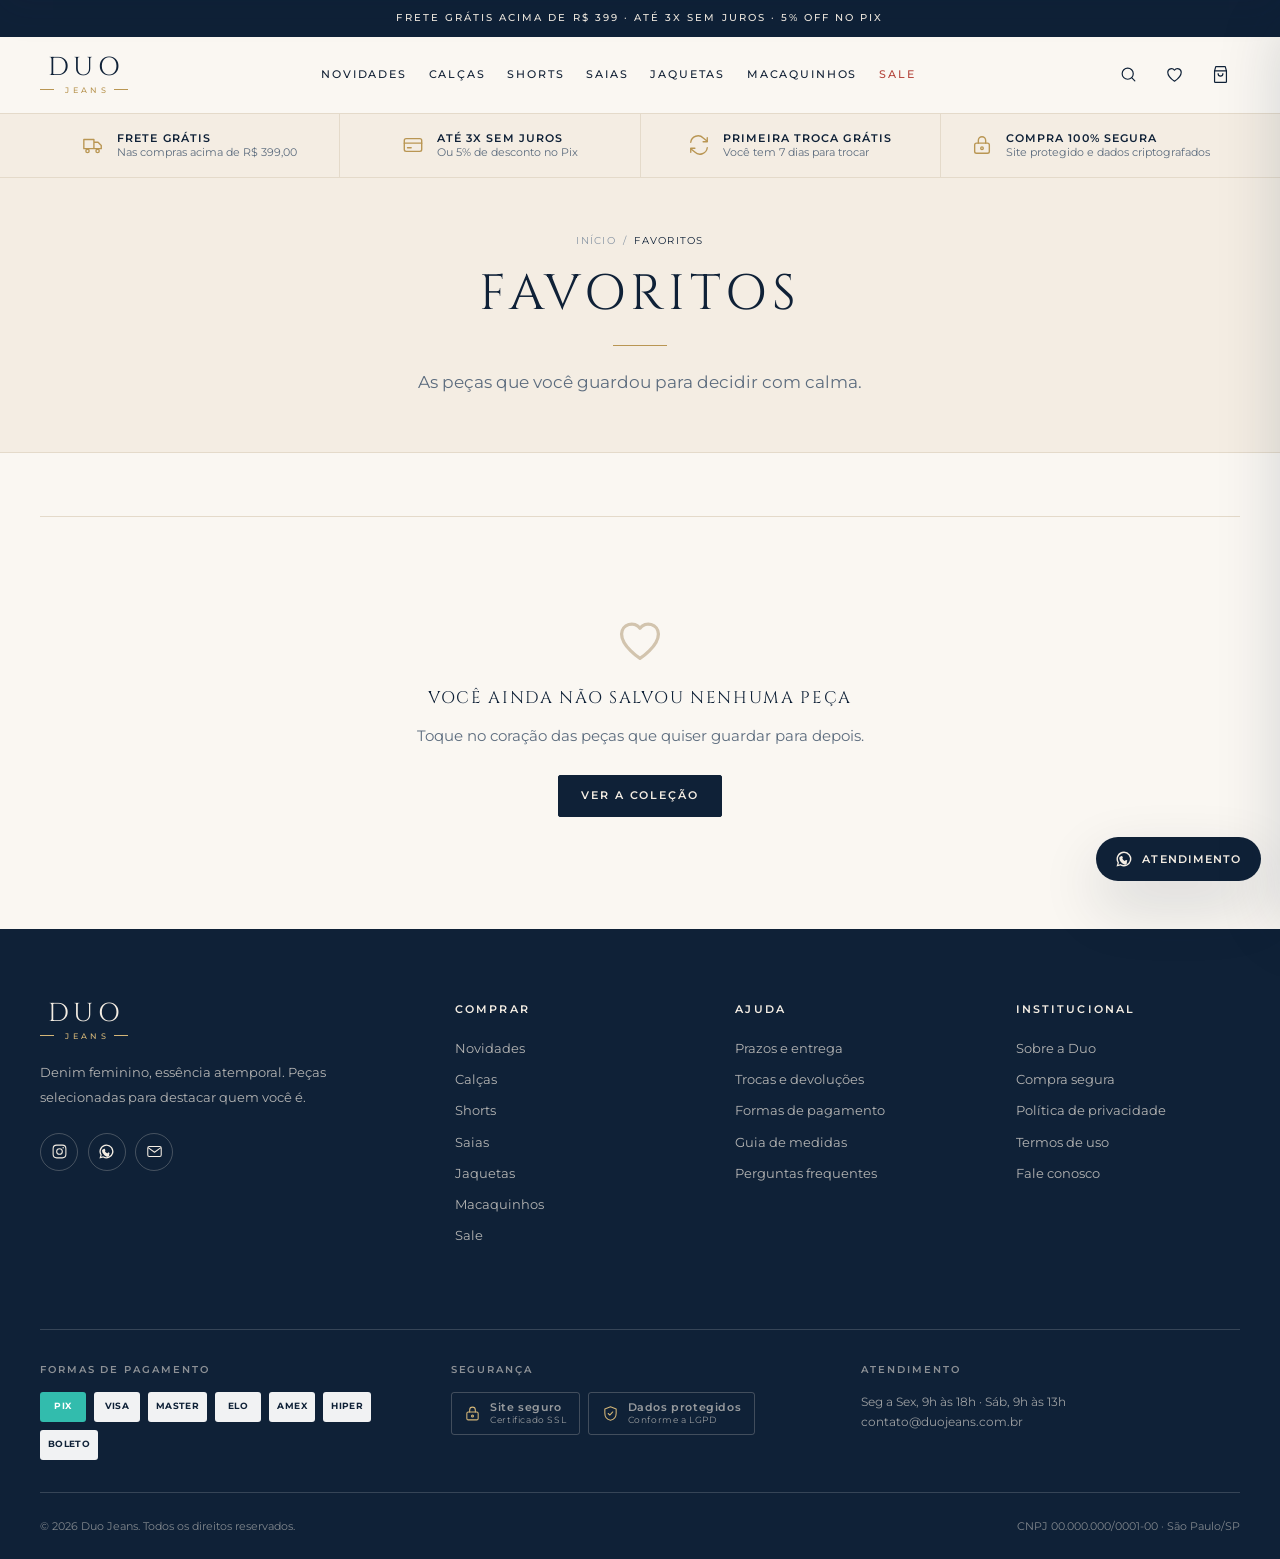
<file: favoritos.html>
<!DOCTYPE html>
<html lang="pt-BR">
<head>
<meta charset="UTF-8">
<meta name="viewport" content="width=device-width, initial-scale=1">
<title>Meus favoritos · Duo Jeans</title>
<meta name="robots" content="noindex">
<meta name="theme-color" content="#0F2137">
<link rel="icon" href="assets/img/favicon.svg" type="image/svg+xml">
<link rel="preconnect" href="https://fonts.googleapis.com">
<link rel="preconnect" href="https://fonts.gstatic.com" crossorigin>
<link href="https://fonts.googleapis.com/css2?family=Cinzel:wght@400;500;600&family=Montserrat:wght@300;400;500;600&family=Parisienne&display=swap" rel="stylesheet">
<link rel="stylesheet" href="assets/css/base.css">
<link rel="stylesheet" href="assets/css/style.css">
</head>
<body data-pagina="favoritos">
<div data-layout-topo></div>
<main>
  <section class="topo-pagina">
    <div class="container">
      <nav class="migalhas"><a href="index.html">Início</a><span>/</span><span aria-current="page">Favoritos</span></nav>
      <h1 class="titulo t-xl">Favoritos</h1>
      <div class="filete centro"></div>
      <p class="chamada" style="margin-inline:auto">As peças que você guardou para decidir com calma.</p>
    </div>
  </section>
  <div class="container" style="padding-block:2.5rem">
    <div class="barra-catalogo"><span class="contagem" data-contagem></span></div>
    <div class="grade-produtos" data-grade></div>
  </div>
</main>
<div data-layout-base></div>
<script src="assets/js/config.js"></script>
<script src="assets/js/dados.js"></script>
<script src="assets/js/produtos.js"></script>
<script src="assets/js/loja.js"></script>
<script src="assets/js/roleta.js"></script>
<script src="assets/js/paginas.js"></script>
<script>function aoCarregarPagina(){ PaginaFavoritos.iniciar(); }</script>
</body>
</html>
</file>
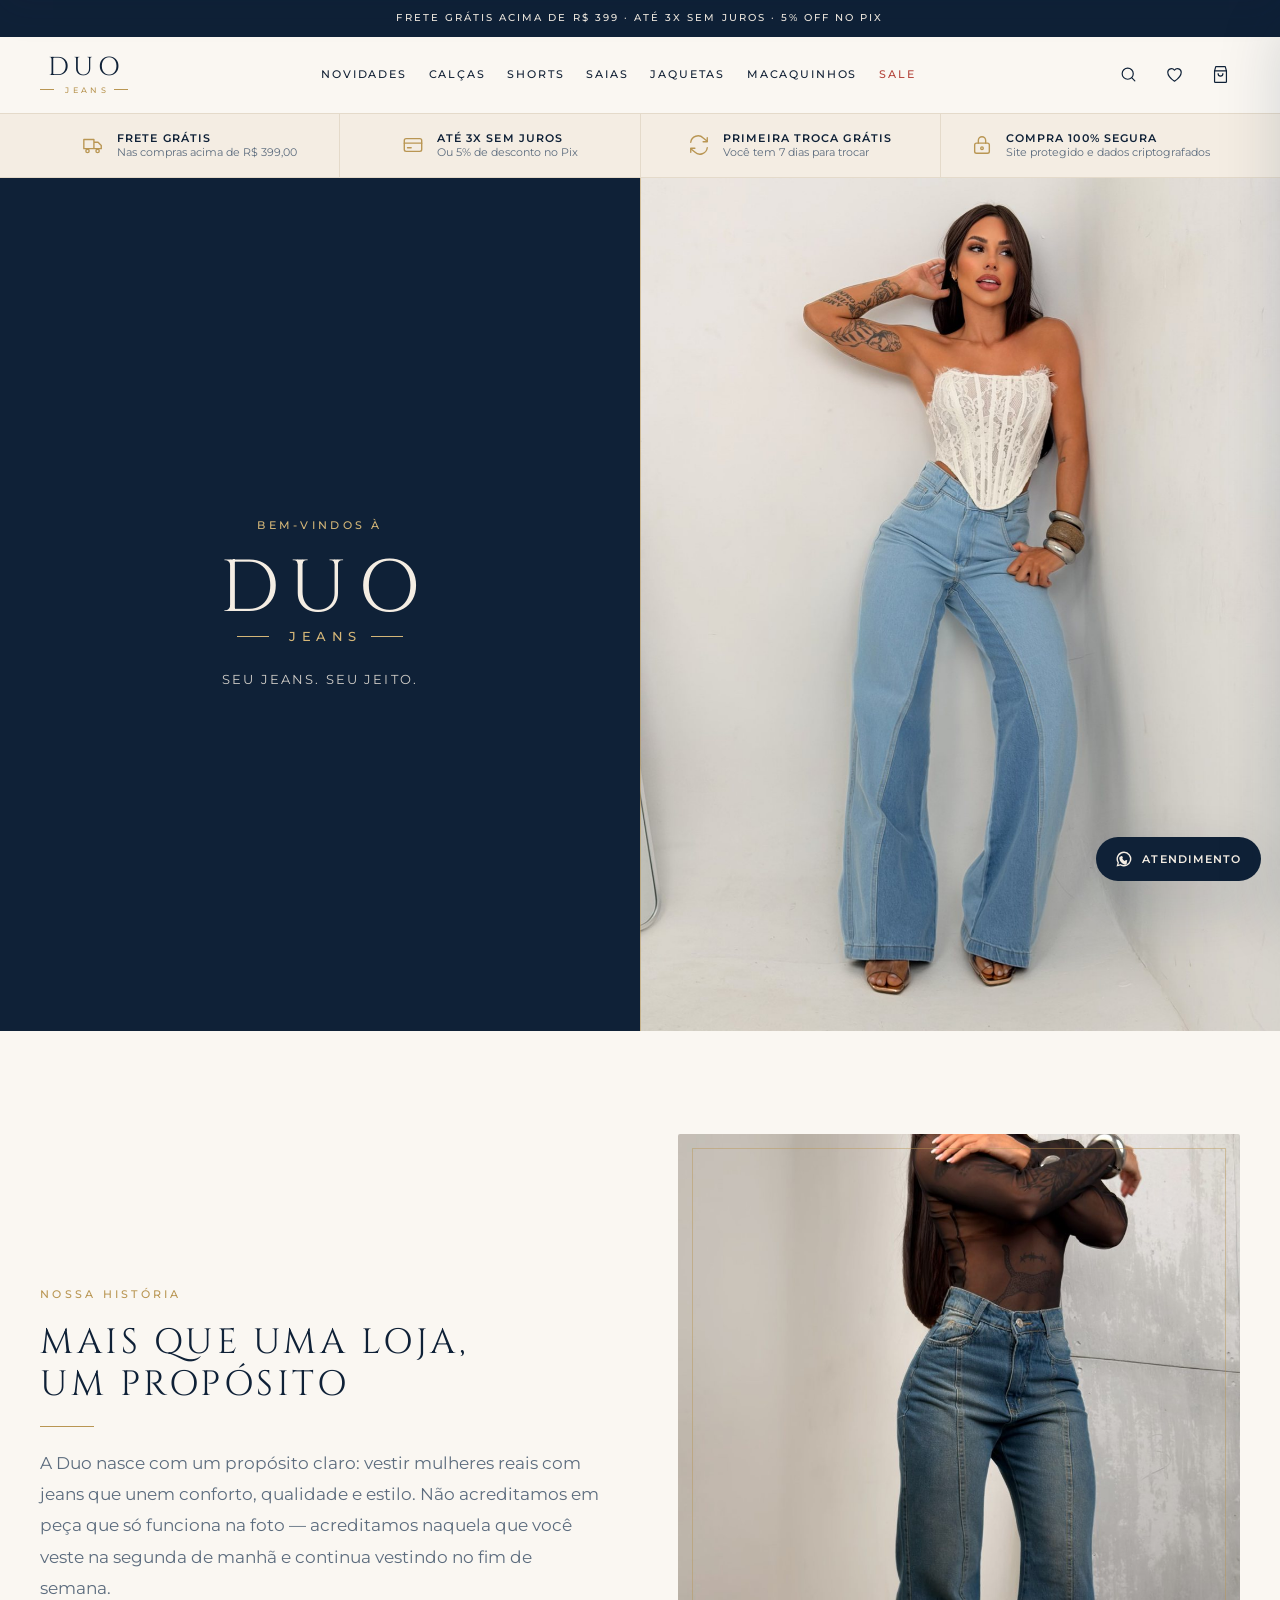
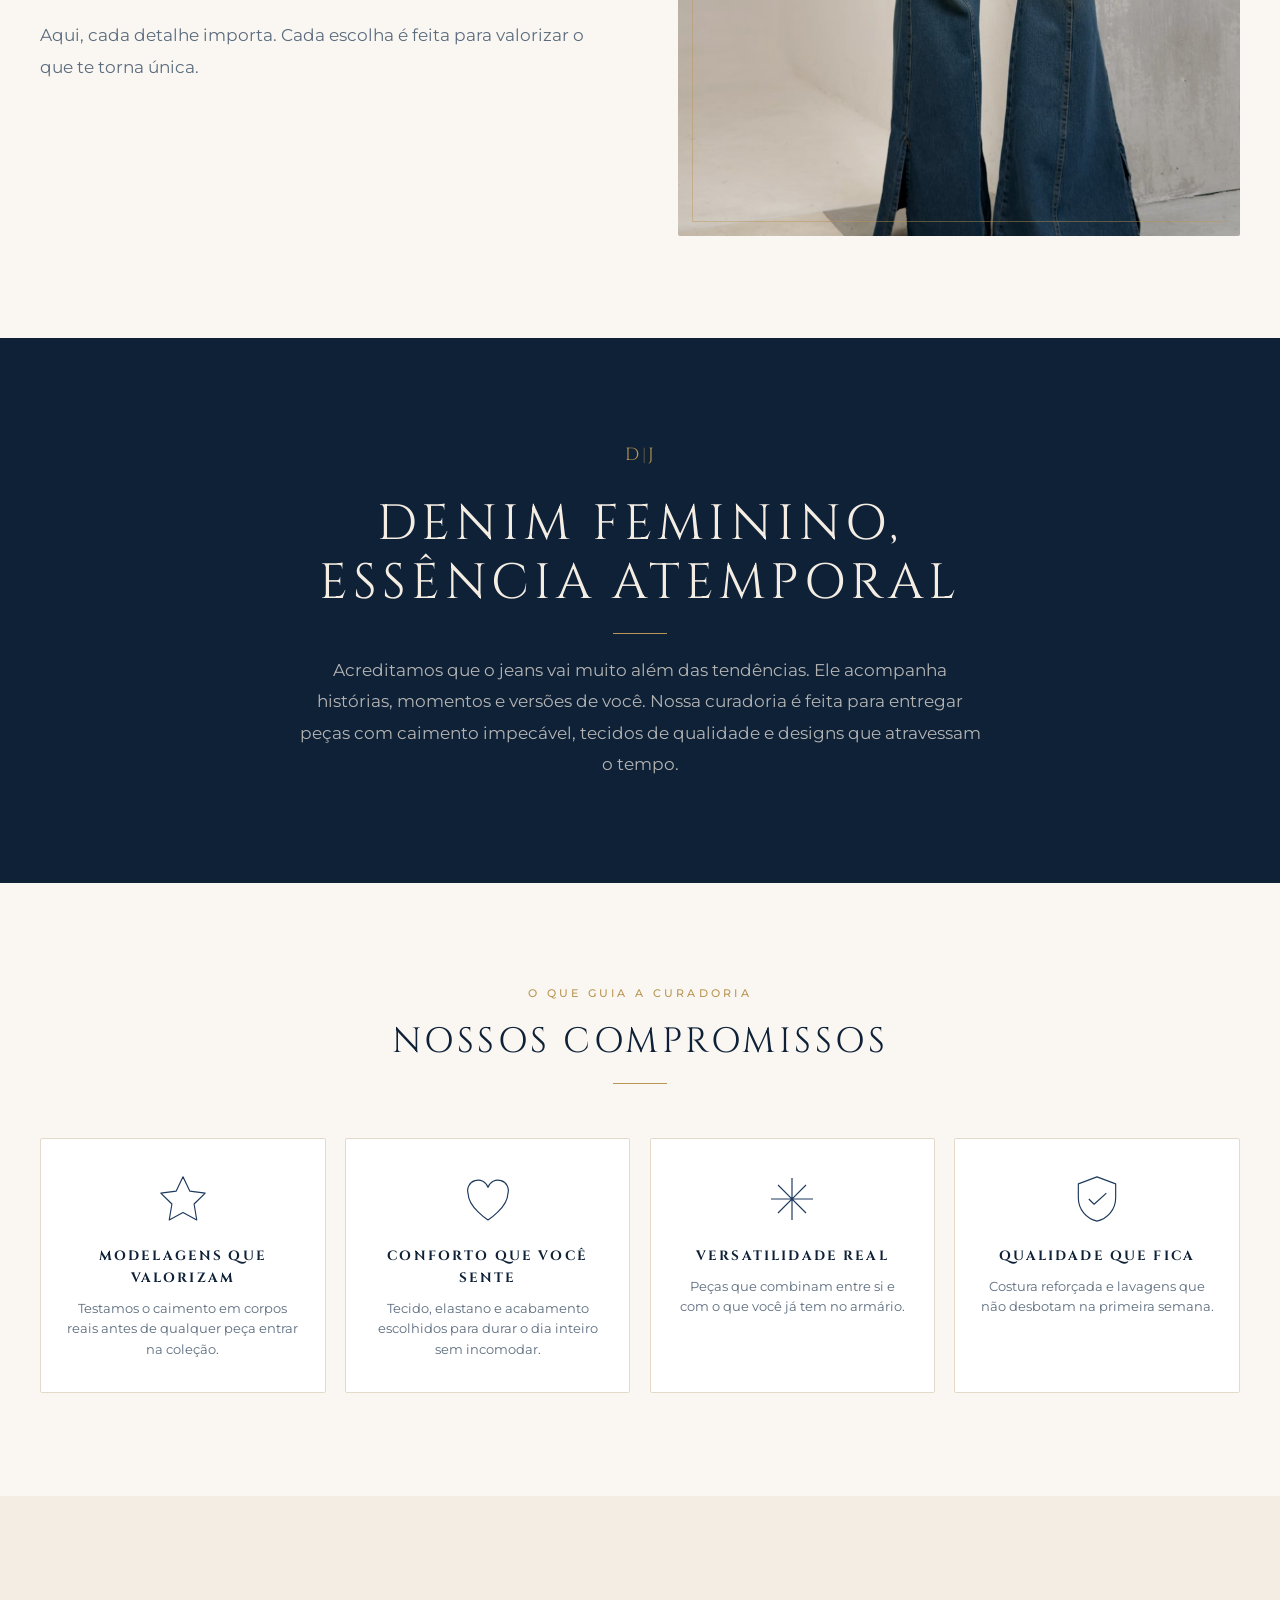
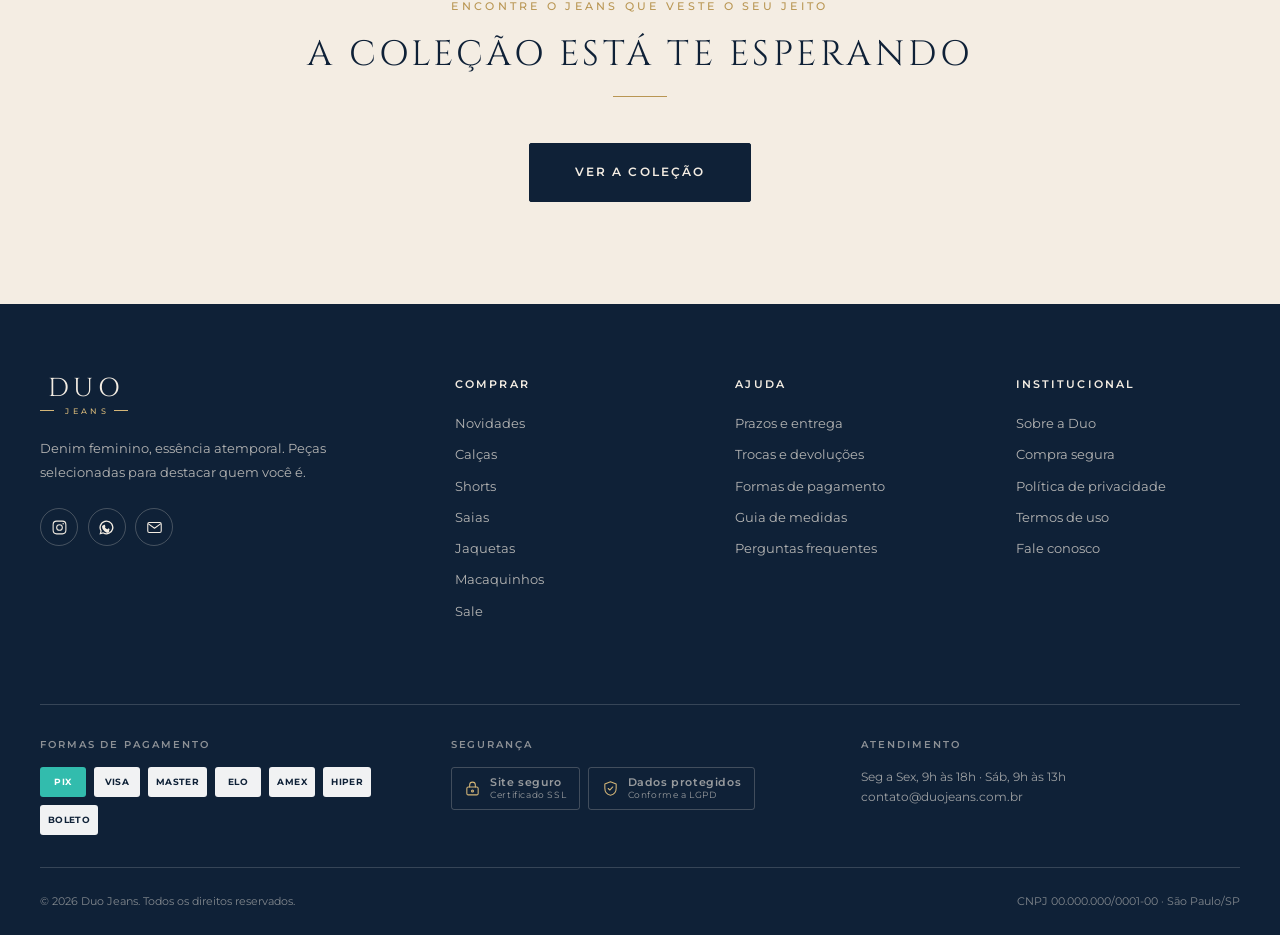
<file: marca.html>
<!DOCTYPE html>
<html lang="pt-BR">
<head>
<meta charset="UTF-8">
<meta name="viewport" content="width=device-width, initial-scale=1">
<title>A Duo · Duo Jeans</title>
<meta name="description" content="Mais que uma loja, a Duo nasce com um propósito: vestir mulheres reais com jeans que unem conforto, qualidade e estilo.">
<meta name="theme-color" content="#0F2137">
<link rel="icon" href="assets/img/favicon.svg" type="image/svg+xml">
<!-- Link compartilhado: WhatsApp, Instagram, Facebook, X.
     As URLs abaixo PRECISAM ser absolutas. Para trocar o dominio
     em todo o site de uma vez, veja a secao "Trocar o dominio" no LEIA-ME.md. -->
<link rel="canonical" href="https://duojeans.com.br/marca.html">
<meta property="og:type" content="website">
<meta property="og:site_name" content="Duo Jeans">
<meta property="og:locale" content="pt_BR">
<meta property="og:url" content="https://duojeans.com.br/marca.html">
<meta property="og:title" content="A Duo · Denim feminino, essência atemporal">
<meta property="og:description" content="Mais que uma loja: a Duo nasce para vestir mulheres reais com jeans que unem conforto, qualidade e estilo.">
<meta property="og:image" content="https://duojeans.com.br/assets/img/og-capa.jpg">
<meta property="og:image:secure_url" content="https://duojeans.com.br/assets/img/og-capa.jpg">
<meta property="og:image:type" content="image/jpeg">
<meta property="og:image:width" content="1200">
<meta property="og:image:height" content="630">
<meta property="og:image:alt" content="Duo Jeans — denim feminino, essência atemporal">
<meta name="twitter:card" content="summary_large_image">
<meta name="twitter:title" content="A Duo · Denim feminino, essência atemporal">
<meta name="twitter:description" content="Mais que uma loja: a Duo nasce para vestir mulheres reais com jeans que unem conforto, qualidade e estilo.">
<meta name="twitter:image" content="https://duojeans.com.br/assets/img/og-capa.jpg">
<meta name="twitter:image:alt" content="Duo Jeans — denim feminino, essência atemporal">

<link rel="preconnect" href="https://fonts.googleapis.com">
<link rel="preconnect" href="https://fonts.gstatic.com" crossorigin>
<link href="https://fonts.googleapis.com/css2?family=Cinzel:wght@400;500;600&family=Montserrat:wght@300;400;500;600&family=Parisienne&display=swap" rel="stylesheet">
<link rel="stylesheet" href="assets/css/base.css">
<link rel="stylesheet" href="assets/css/style.css">
</head>

<body data-pagina="marca">
<div data-layout-topo></div>

<main>
  <section class="hero" style="min-height:clamp(380px,52vh,520px)">
    <div class="hero-conteudo" style="max-width:none;margin:0;align-items:center;text-align:center">
      <p class="antetitulo escura">Bem-vindos à</p>
      <span class="marca clara grande"><span class="marca-duo">DUO</span><span class="marca-jeans">JEANS</span></span>
      <p class="hero-texto" style="margin:1.4rem auto 0">Seu jeans. Seu jeito.</p>
    </div>
    <figure class="hero-figura">
      <img src="assets/img/hero-2.jpg" alt="Modelo vestindo jeans Duo" loading="lazy">
    </figure>
  </section>

  <section class="secao">
    <div class="container">
      <div class="editorial">
        <div class="editorial-texto revela">
          <p class="antetitulo">Nossa história</p>
          <h2 class="titulo t-lg">Mais que uma loja,<br>um propósito</h2>
          <div class="filete"></div>
          <p class="chamada">
            A Duo nasce com um propósito claro: vestir mulheres reais com jeans que unem
            conforto, qualidade e estilo. Não acreditamos em peça que só funciona na foto —
            acreditamos naquela que você veste na segunda de manhã e continua vestindo no fim de semana.
          </p>
          <p class="chamada mt-2">
            Aqui, cada detalhe importa. Cada escolha é feita para valorizar o que te torna única.
          </p>
        </div>
        <figure class="editorial-figura revela">
          <img src="assets/img/editorial-2.jpg" alt="Detalhe da calça flare jeans da Duo" loading="lazy">
        </figure>
      </div>
    </div>
  </section>

  <section class="secao secao-marinho">
    <div class="container texto-centro">
      <span class="monograma">D<span>|</span>J</span>
      <h2 class="titulo t-xl mt-3">Denim feminino,<br>essência atemporal</h2>
      <div class="filete centro"></div>
      <p class="chamada" style="margin-inline:auto">
        Acreditamos que o jeans vai muito além das tendências. Ele acompanha histórias,
        momentos e versões de você. Nossa curadoria é feita para entregar peças com
        caimento impecável, tecidos de qualidade e designs que atravessam o tempo.
      </p>
    </div>
  </section>

  <section class="secao">
    <div class="container">
      <div class="cabecalho-secao">
        <p class="antetitulo">O que guia a curadoria</p>
        <h2 class="titulo t-lg">Nossos compromissos</h2>
        <div class="filete centro"></div>
      </div>
      <div class="grade-modelagens">
        <div class="modelagem-card revela">
          <svg viewBox="0 0 48 48" fill="none" stroke="currentColor" stroke-width="1" stroke-linejoin="round"><path d="M24 5l5.8 12.2L43 19l-9.5 9.3L35.8 42 24 35.6 12.2 42l2.3-13.7L5 19l13.2-1.8z"/></svg>
          <h3>Modelagens que valorizam</h3>
          <p>Testamos o caimento em corpos reais antes de qualquer peça entrar na coleção.</p>
        </div>
        <div class="modelagem-card revela">
          <svg viewBox="0 0 48 48" fill="none" stroke="currentColor" stroke-width="1" stroke-linejoin="round"><path d="M24 42S7 31 7 19.5A8.5 8.5 0 0124 14a8.5 8.5 0 0117 5.5C41 31 24 42 24 42z"/></svg>
          <h3>Conforto que você sente</h3>
          <p>Tecido, elastano e acabamento escolhidos para durar o dia inteiro sem incomodar.</p>
        </div>
        <div class="modelagem-card revela">
          <svg viewBox="0 0 48 48" fill="none" stroke="currentColor" stroke-width="1" stroke-linejoin="round"><path d="M6 24h36M24 6v36M12 12l24 24M36 12L12 36"/></svg>
          <h3>Versatilidade real</h3>
          <p>Peças que combinam entre si e com o que você já tem no armário.</p>
        </div>
        <div class="modelagem-card revela">
          <svg viewBox="0 0 48 48" fill="none" stroke="currentColor" stroke-width="1" stroke-linejoin="round"><path d="M24 5l16 6v12c0 10-6.8 17.8-16 20-9.2-2.2-16-10-16-20V11z"/><path d="M17 24l4.5 4.5L32 19"/></svg>
          <h3>Qualidade que fica</h3>
          <p>Costura reforçada e lavagens que não desbotam na primeira semana.</p>
        </div>
      </div>
    </div>
  </section>

  <section class="secao secao-creme">
    <div class="container texto-centro">
      <p class="antetitulo">Encontre o jeans que veste o seu jeito</p>
      <h2 class="titulo t-lg">A coleção está te esperando</h2>
      <div class="filete centro"></div>
      <a href="produtos.html" class="btn btn-principal btn-g mt-3">Ver a coleção</a>
    </div>
  </section>
</main>

<div data-layout-base></div>

<script src="assets/js/config.js"></script>
<script src="assets/js/dados.js"></script>
<script src="assets/js/produtos.js"></script>
<script src="assets/js/loja.js"></script>
<script src="assets/js/roleta.js"></script>
</body>
</html>
</file>
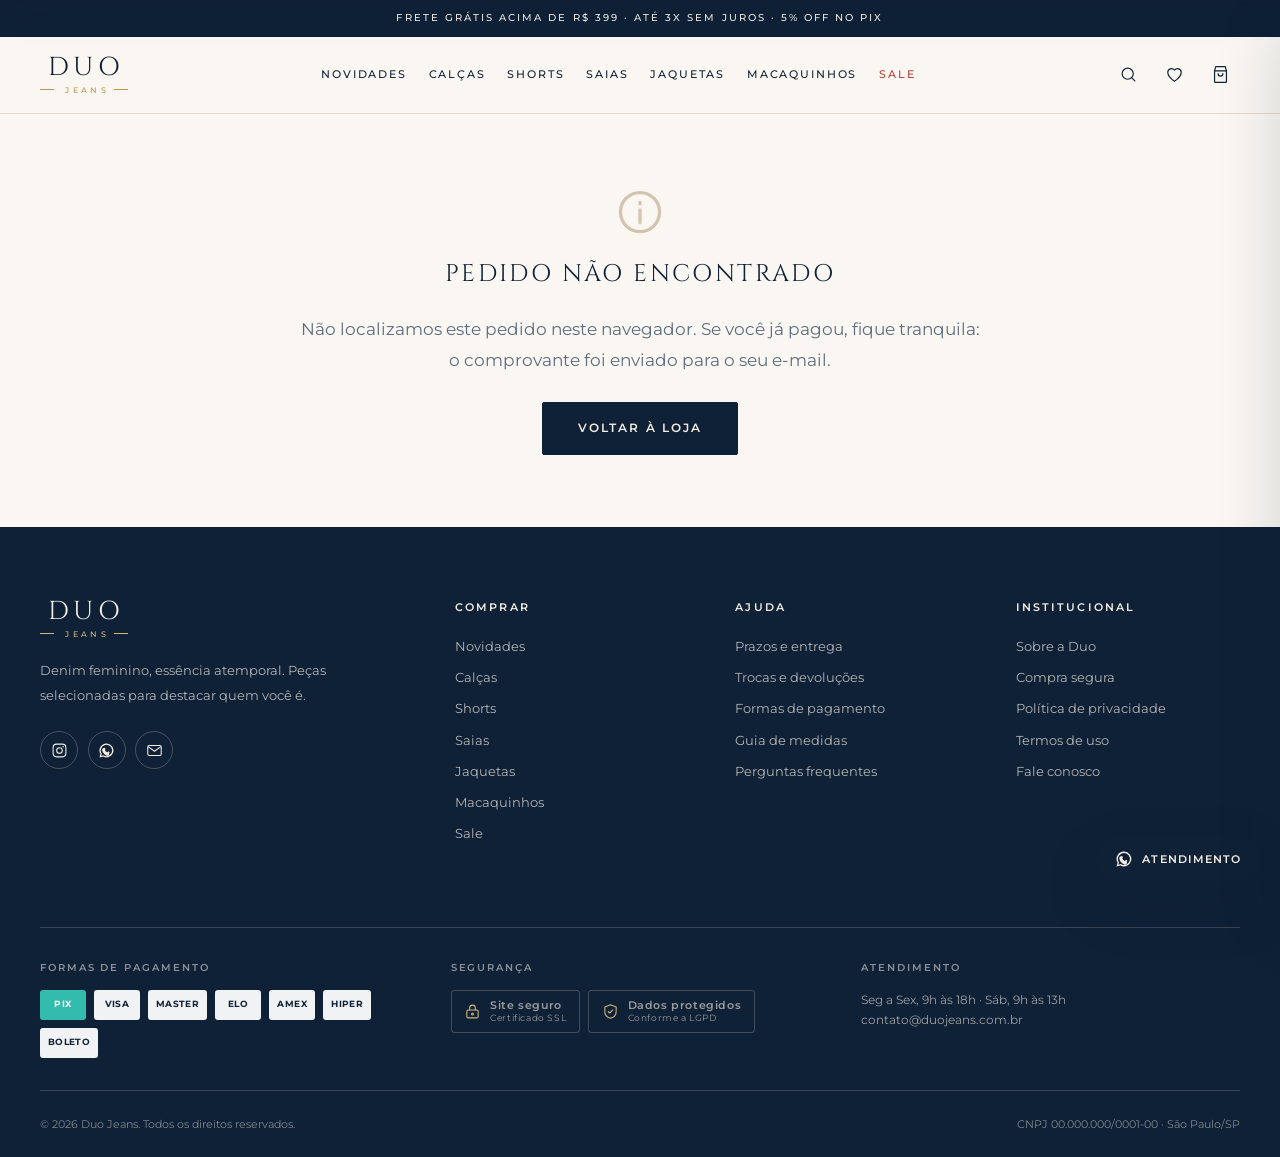
<file: pedido.html>
<!DOCTYPE html>
<html lang="pt-BR">
<head>
<meta charset="UTF-8">
<meta name="viewport" content="width=device-width, initial-scale=1">
<title>Seu pedido · Duo Jeans</title>
<meta name="robots" content="noindex, nofollow">
<meta name="theme-color" content="#0F2137">
<link rel="icon" href="assets/img/favicon.svg" type="image/svg+xml">
<link rel="preconnect" href="https://fonts.googleapis.com">
<link rel="preconnect" href="https://fonts.gstatic.com" crossorigin>
<link href="https://fonts.googleapis.com/css2?family=Cinzel:wght@400;500;600&family=Montserrat:wght@300;400;500;600&family=Parisienne&display=swap" rel="stylesheet">
<link rel="stylesheet" href="assets/css/base.css">
<link rel="stylesheet" href="assets/css/style.css">
</head>

<body data-pagina="pedido" data-beneficios="nao">
<div data-layout-topo></div>

<main>
  <div class="container container-estreito" data-pedido></div>
</main>

<div data-layout-base></div>

<script src="assets/js/config.js"></script>
<script src="assets/js/dados.js"></script>
<script src="assets/js/produtos.js"></script>
<script src="assets/js/loja.js"></script>
<script src="assets/js/pix.js"></script>
<script src="assets/js/checkout.js"></script>
<script>
function aoCarregarPagina() {
  /* Voltando do gateway com pagamento aprovado ou pendente:
     a sacola já cumpriu o papel dela. */
  const status = U.param('status');
  if (status === 'aprovado' || status === 'pendente') Sacola.limpar();

  PaginaPedido.iniciar();

  if (status === 'aprovado') {
    Aviso.mostrar('Pagamento aprovado. Já estamos preparando seu pedido.');
  } else if (status === 'pendente') {
    Aviso.mostrar('Pagamento em processamento. Avisamos assim que for confirmado.');
  }
}
</script>
</body>
</html>
</file>
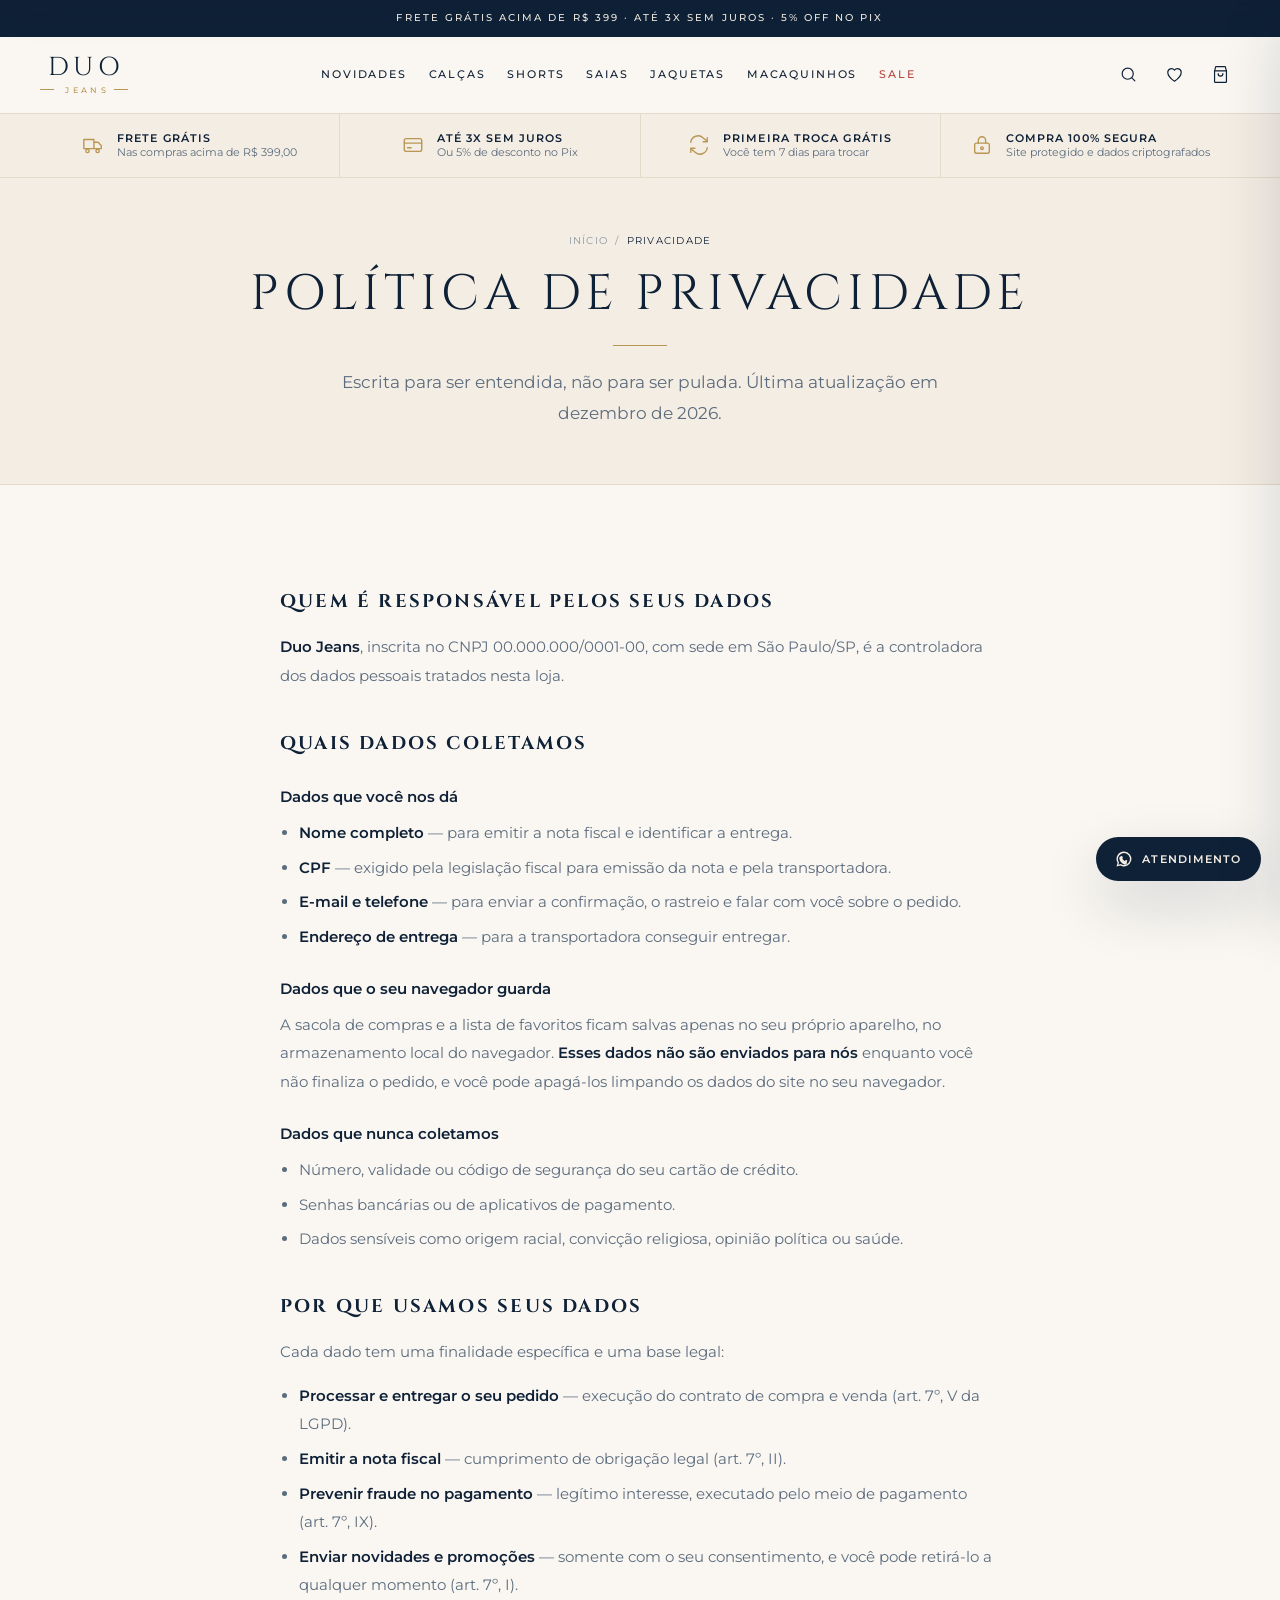
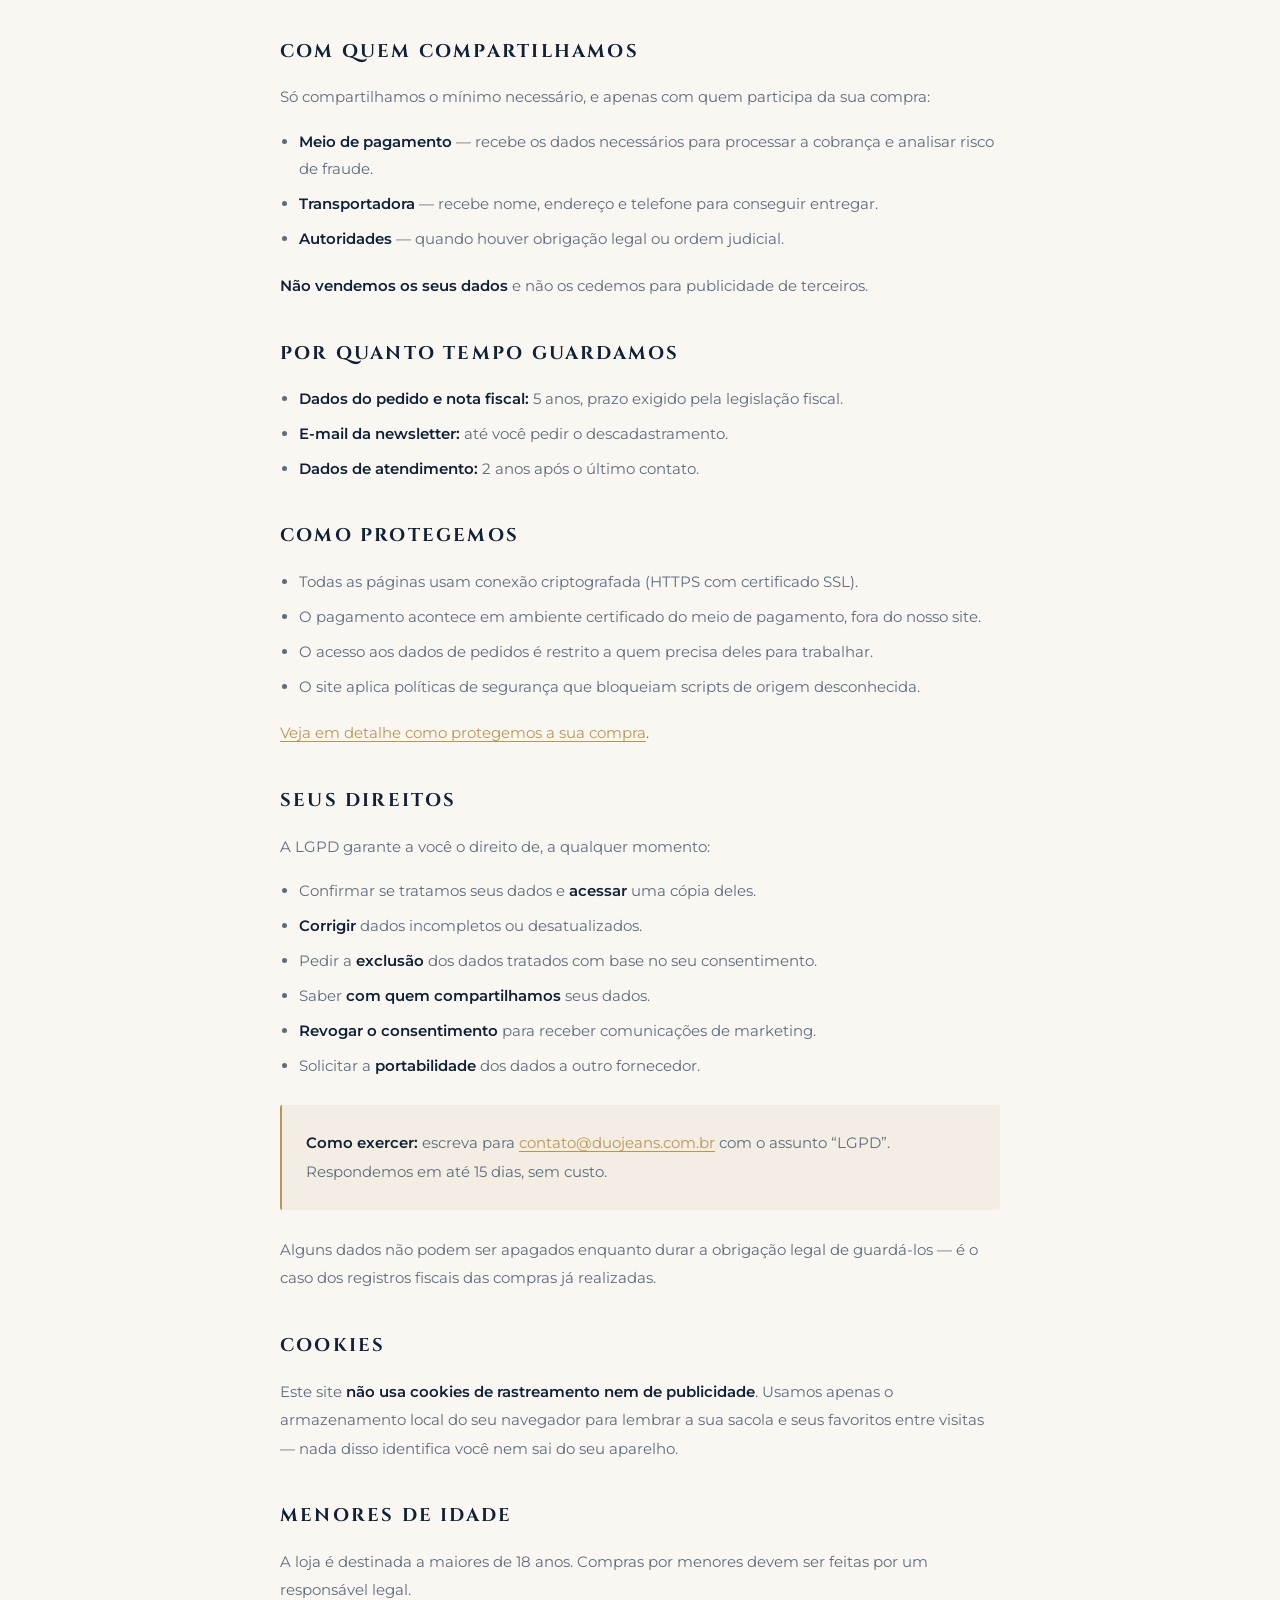
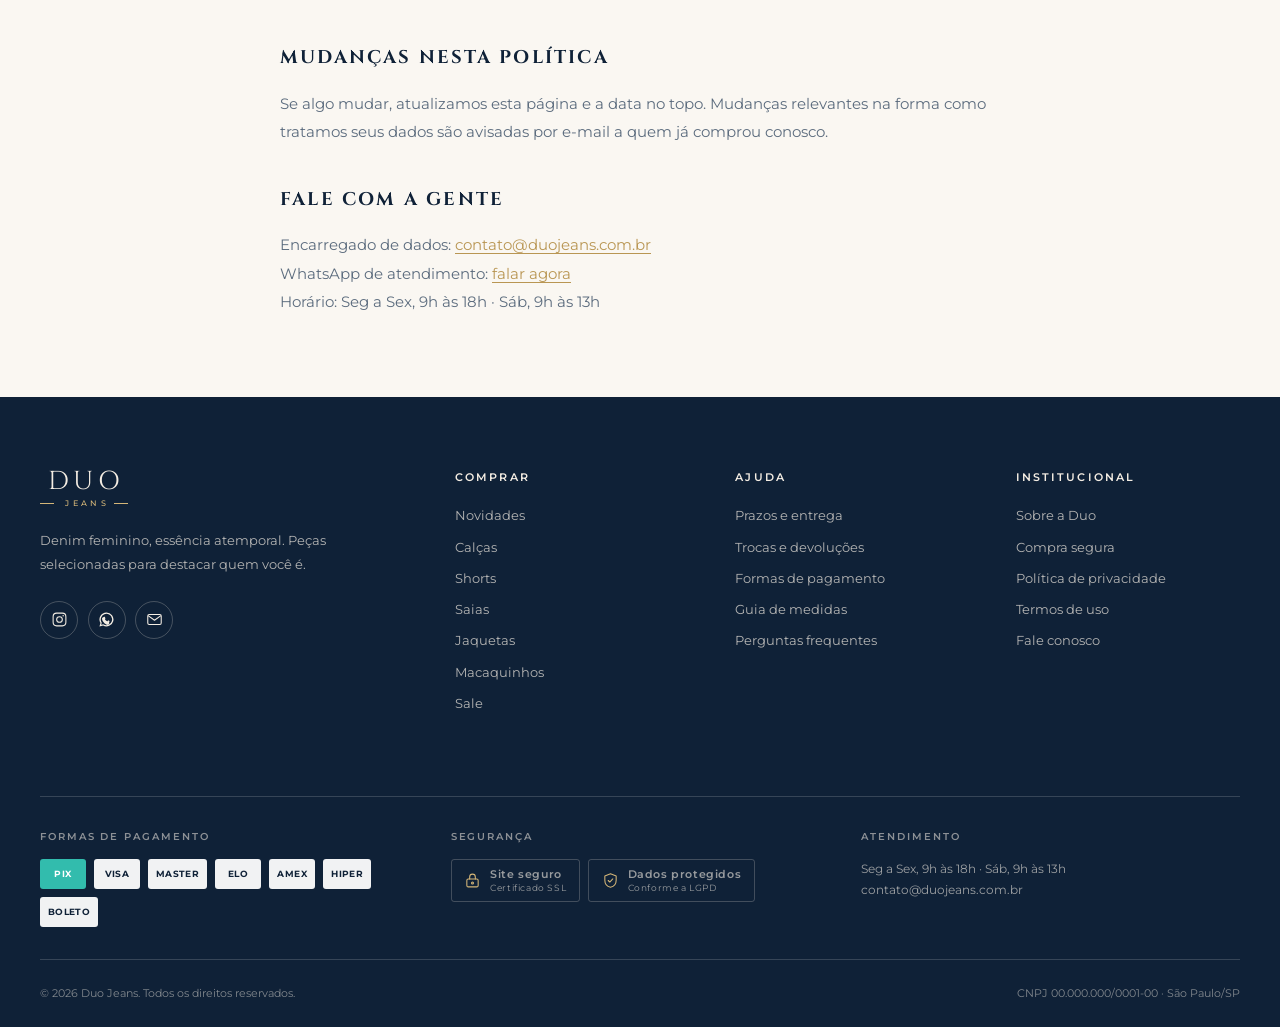
<file: privacidade.html>
<!DOCTYPE html>
<html lang="pt-BR">
<head>
<meta charset="UTF-8">
<meta name="viewport" content="width=device-width, initial-scale=1">
<title>Política de privacidade · Duo Jeans</title>
<meta name="description" content="Como a Duo Jeans coleta, usa e protege seus dados pessoais, conforme a LGPD.">
<meta name="theme-color" content="#0F2137">
<link rel="icon" href="assets/img/favicon.svg" type="image/svg+xml">
<!-- Link compartilhado: WhatsApp, Instagram, Facebook, X.
     As URLs abaixo PRECISAM ser absolutas. Para trocar o dominio
     em todo o site de uma vez, veja a secao "Trocar o dominio" no LEIA-ME.md. -->
<link rel="canonical" href="https://duojeans.com.br/privacidade.html">
<meta property="og:type" content="website">
<meta property="og:site_name" content="Duo Jeans">
<meta property="og:locale" content="pt_BR">
<meta property="og:url" content="https://duojeans.com.br/privacidade.html">
<meta property="og:title" content="Política de privacidade · Duo Jeans">
<meta property="og:description" content="Como a Duo Jeans coleta, usa e protege seus dados pessoais, conforme a LGPD.">
<meta property="og:image" content="https://duojeans.com.br/assets/img/og-capa.jpg">
<meta property="og:image:secure_url" content="https://duojeans.com.br/assets/img/og-capa.jpg">
<meta property="og:image:type" content="image/jpeg">
<meta property="og:image:width" content="1200">
<meta property="og:image:height" content="630">
<meta property="og:image:alt" content="Duo Jeans — denim feminino, essência atemporal">
<meta name="twitter:card" content="summary_large_image">
<meta name="twitter:title" content="Política de privacidade · Duo Jeans">
<meta name="twitter:description" content="Como a Duo Jeans coleta, usa e protege seus dados pessoais, conforme a LGPD.">
<meta name="twitter:image" content="https://duojeans.com.br/assets/img/og-capa.jpg">
<meta name="twitter:image:alt" content="Duo Jeans — denim feminino, essência atemporal">

<link rel="preconnect" href="https://fonts.googleapis.com">
<link rel="preconnect" href="https://fonts.gstatic.com" crossorigin>
<link href="https://fonts.googleapis.com/css2?family=Cinzel:wght@400;500;600&family=Montserrat:wght@300;400;500;600&family=Parisienne&display=swap" rel="stylesheet">
<link rel="stylesheet" href="assets/css/base.css">
<link rel="stylesheet" href="assets/css/style.css">
</head>

<body data-pagina="privacidade">
<div data-layout-topo></div>

<main>
  <section class="topo-pagina">
    <div class="container">
      <nav class="migalhas"><a href="index.html">Início</a><span>/</span><span aria-current="page">Privacidade</span></nav>
      <h1 class="titulo t-xl">Política de privacidade</h1>
      <div class="filete centro"></div>
      <p class="chamada" style="margin-inline:auto">
        Escrita para ser entendida, não para ser pulada. Última atualização em <span data-data></span>.
      </p>
    </div>
  </section>

  <div class="container">
    <div class="conteudo">

      <h2>Quem é responsável pelos seus dados</h2>
      <p data-controlador></p>

      <h2>Quais dados coletamos</h2>
      <h3>Dados que você nos dá</h3>
      <ul>
        <li><strong>Nome completo</strong> — para emitir a nota fiscal e identificar a entrega.</li>
        <li><strong>CPF</strong> — exigido pela legislação fiscal para emissão da nota e pela transportadora.</li>
        <li><strong>E-mail e telefone</strong> — para enviar a confirmação, o rastreio e falar com você sobre o pedido.</li>
        <li><strong>Endereço de entrega</strong> — para a transportadora conseguir entregar.</li>
      </ul>

      <h3>Dados que o seu navegador guarda</h3>
      <p>
        A sacola de compras e a lista de favoritos ficam salvas apenas no seu próprio
        aparelho, no armazenamento local do navegador. <strong>Esses dados não são enviados
        para nós</strong> enquanto você não finaliza o pedido, e você pode apagá-los limpando
        os dados do site no seu navegador.
      </p>

      <h3>Dados que nunca coletamos</h3>
      <ul>
        <li>Número, validade ou código de segurança do seu cartão de crédito.</li>
        <li>Senhas bancárias ou de aplicativos de pagamento.</li>
        <li>Dados sensíveis como origem racial, convicção religiosa, opinião política ou saúde.</li>
      </ul>

      <h2>Por que usamos seus dados</h2>
      <p>Cada dado tem uma finalidade específica e uma base legal:</p>
      <ul>
        <li><strong>Processar e entregar o seu pedido</strong> — execução do contrato de compra e venda (art. 7º, V da LGPD).</li>
        <li><strong>Emitir a nota fiscal</strong> — cumprimento de obrigação legal (art. 7º, II).</li>
        <li><strong>Prevenir fraude no pagamento</strong> — legítimo interesse, executado pelo meio de pagamento (art. 7º, IX).</li>
        <li><strong>Enviar novidades e promoções</strong> — somente com o seu consentimento, e você pode retirá-lo a qualquer momento (art. 7º, I).</li>
      </ul>

      <h2>Com quem compartilhamos</h2>
      <p>Só compartilhamos o mínimo necessário, e apenas com quem participa da sua compra:</p>
      <ul>
        <li><strong>Meio de pagamento</strong> — recebe os dados necessários para processar a cobrança e analisar risco de fraude.</li>
        <li><strong>Transportadora</strong> — recebe nome, endereço e telefone para conseguir entregar.</li>
        <li><strong>Autoridades</strong> — quando houver obrigação legal ou ordem judicial.</li>
      </ul>
      <p><strong>Não vendemos os seus dados</strong> e não os cedemos para publicidade de terceiros.</p>

      <h2>Por quanto tempo guardamos</h2>
      <ul>
        <li><strong>Dados do pedido e nota fiscal:</strong> 5 anos, prazo exigido pela legislação fiscal.</li>
        <li><strong>E-mail da newsletter:</strong> até você pedir o descadastramento.</li>
        <li><strong>Dados de atendimento:</strong> 2 anos após o último contato.</li>
      </ul>

      <h2>Como protegemos</h2>
      <ul>
        <li>Todas as páginas usam conexão criptografada (HTTPS com certificado SSL).</li>
        <li>O pagamento acontece em ambiente certificado do meio de pagamento, fora do nosso site.</li>
        <li>O acesso aos dados de pedidos é restrito a quem precisa deles para trabalhar.</li>
        <li>O site aplica políticas de segurança que bloqueiam scripts de origem desconhecida.</li>
      </ul>
      <p><a href="seguranca.html">Veja em detalhe como protegemos a sua compra</a>.</p>

      <h2>Seus direitos</h2>
      <p>A LGPD garante a você o direito de, a qualquer momento:</p>
      <ul>
        <li>Confirmar se tratamos seus dados e <strong>acessar</strong> uma cópia deles.</li>
        <li><strong>Corrigir</strong> dados incompletos ou desatualizados.</li>
        <li>Pedir a <strong>exclusão</strong> dos dados tratados com base no seu consentimento.</li>
        <li>Saber <strong>com quem compartilhamos</strong> seus dados.</li>
        <li><strong>Revogar o consentimento</strong> para receber comunicações de marketing.</li>
        <li>Solicitar a <strong>portabilidade</strong> dos dados a outro fornecedor.</li>
      </ul>
      <div class="cartao-destaque">
        <p data-solicitar></p>
      </div>
      <p>
        Alguns dados não podem ser apagados enquanto durar a obrigação legal de guardá-los —
        é o caso dos registros fiscais das compras já realizadas.
      </p>

      <h2>Cookies</h2>
      <p>
        Este site <strong>não usa cookies de rastreamento nem de publicidade</strong>.
        Usamos apenas o armazenamento local do seu navegador para lembrar a sua sacola e
        seus favoritos entre visitas — nada disso identifica você nem sai do seu aparelho.
      </p>

      <h2>Menores de idade</h2>
      <p>
        A loja é destinada a maiores de 18 anos. Compras por menores devem ser feitas
        por um responsável legal.
      </p>

      <h2>Mudanças nesta política</h2>
      <p>
        Se algo mudar, atualizamos esta página e a data no topo. Mudanças relevantes na forma
        como tratamos seus dados são avisadas por e-mail a quem já comprou conosco.
      </p>

      <h2>Fale com a gente</h2>
      <p data-contato-lgpd></p>

    </div>
  </div>
</main>

<div data-layout-base></div>

<script src="assets/js/config.js"></script>
<script src="assets/js/dados.js"></script>
<script src="assets/js/produtos.js"></script>
<script src="assets/js/loja.js"></script>
<script>
function aoCarregarPagina() {
  document.querySelector('[data-data]').textContent =
    new Date().toLocaleDateString('pt-BR', { month: 'long', year: 'numeric' });

  document.querySelector('[data-controlador]').innerHTML =
    '<strong>' + CONFIG.loja.nome + '</strong>, inscrita no CNPJ ' + CONFIG.loja.cnpj +
    ', com sede em ' + CONFIG.loja.cidade + '/' + CONFIG.loja.uf +
    ', é a controladora dos dados pessoais tratados nesta loja.';

  const email = '<a href="mailto:' + CONFIG.loja.email + '">' + CONFIG.loja.email + '</a>';

  document.querySelector('[data-solicitar]').innerHTML =
    '<strong>Como exercer:</strong> escreva para ' + email +
    ' com o assunto “LGPD”. Respondemos em até 15 dias, sem custo.';

  document.querySelector('[data-contato-lgpd]').innerHTML =
    'Encarregado de dados: ' + email + '<br>' +
    'WhatsApp de atendimento: <a href="' + CONFIG.whatsappLink('Olá! Tenho uma dúvida sobre privacidade e dados.') +
    '" target="_blank" rel="noopener">falar agora</a><br>' +
    'Horário: ' + CONFIG.loja.atendimento;
}
</script>
</body>
</html>
</file>
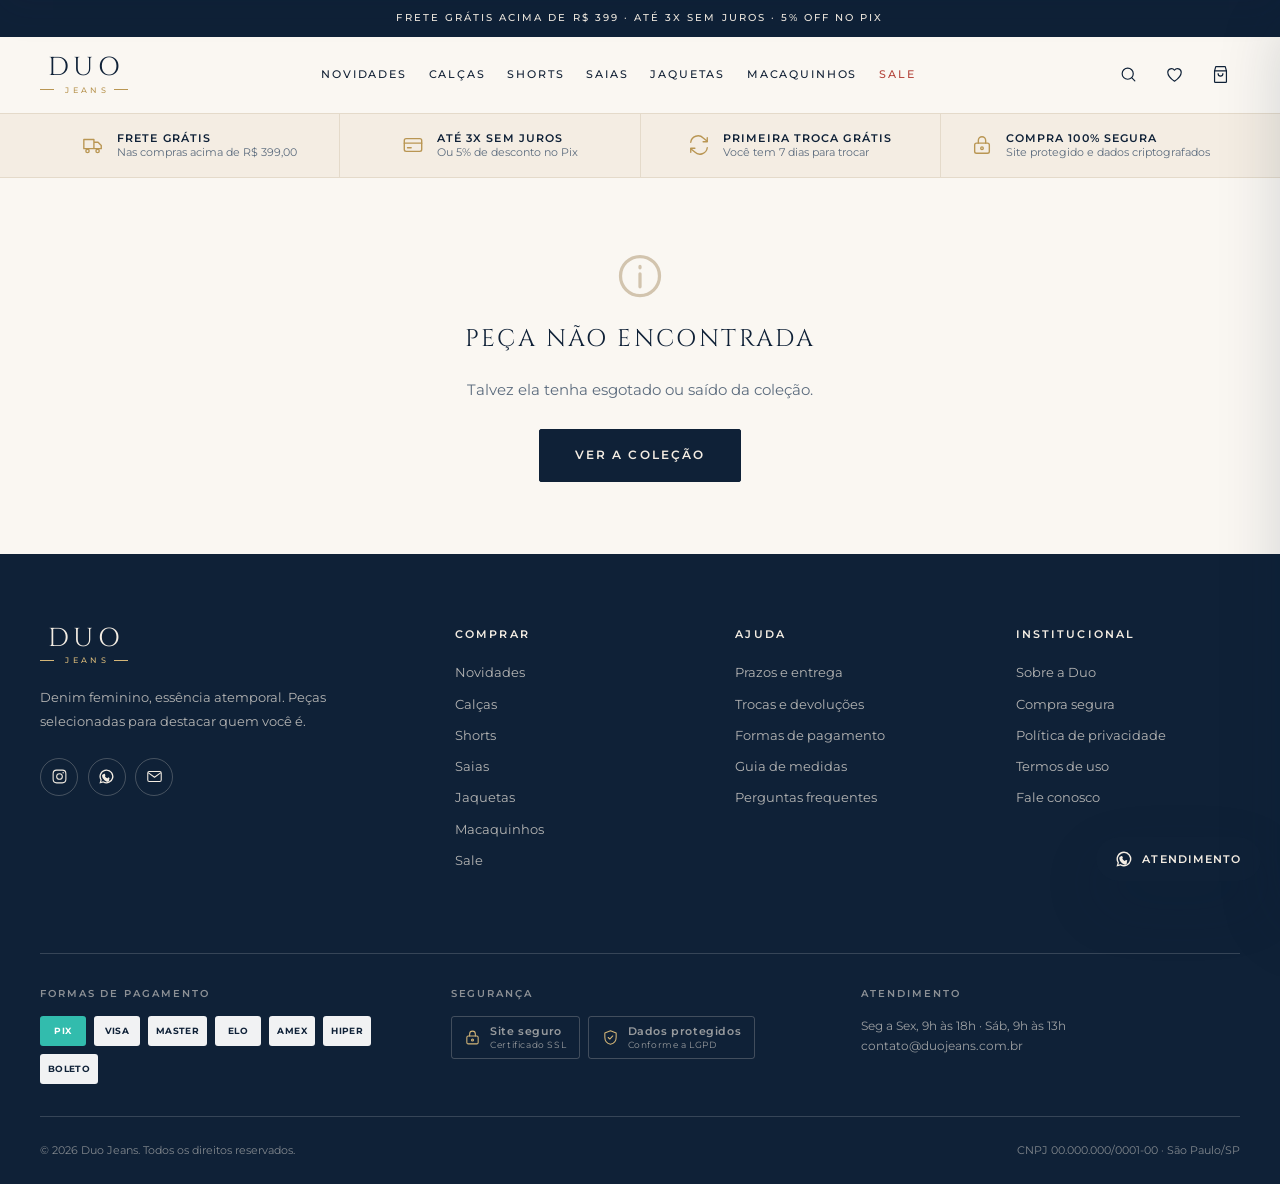
<file: produto.html>
<!DOCTYPE html>
<html lang="pt-BR">
<head>
<meta charset="UTF-8">
<meta name="viewport" content="width=device-width, initial-scale=1">
<title>Produto · Duo Jeans</title>
<meta name="description" content="Jeans feminino Duo Jeans. Caimento impecável, tecidos de qualidade e primeira troca grátis.">
<meta name="theme-color" content="#0F2137">
<link rel="icon" href="assets/img/favicon.svg" type="image/svg+xml">
<!-- Link compartilhado: WhatsApp, Instagram, Facebook, X.
     As URLs abaixo PRECISAM ser absolutas. Para trocar o dominio
     em todo o site de uma vez, veja a secao "Trocar o dominio" no LEIA-ME.md. -->
<link rel="canonical" href="https://duojeans.com.br/produto.html">
<meta property="og:type" content="website">
<meta property="og:site_name" content="Duo Jeans">
<meta property="og:locale" content="pt_BR">
<meta property="og:url" content="https://duojeans.com.br/produto.html">
<meta property="og:title" content="Duo Jeans · Denim feminino, essência atemporal">
<meta property="og:description" content="Caimento impecável, tecidos de qualidade e primeira troca grátis. Seu jeans. Seu jeito.">
<meta property="og:image" content="https://duojeans.com.br/assets/img/og-capa.jpg">
<meta property="og:image:secure_url" content="https://duojeans.com.br/assets/img/og-capa.jpg">
<meta property="og:image:type" content="image/jpeg">
<meta property="og:image:width" content="1200">
<meta property="og:image:height" content="630">
<meta property="og:image:alt" content="Duo Jeans — denim feminino, essência atemporal">
<meta name="twitter:card" content="summary_large_image">
<meta name="twitter:title" content="Duo Jeans · Denim feminino, essência atemporal">
<meta name="twitter:description" content="Caimento impecável, tecidos de qualidade e primeira troca grátis. Seu jeans. Seu jeito.">
<meta name="twitter:image" content="https://duojeans.com.br/assets/img/og-capa.jpg">
<meta name="twitter:image:alt" content="Duo Jeans — denim feminino, essência atemporal">

<link rel="preconnect" href="https://fonts.googleapis.com">
<link rel="preconnect" href="https://fonts.gstatic.com" crossorigin>
<link href="https://fonts.googleapis.com/css2?family=Cinzel:wght@400;500;600&family=Montserrat:wght@300;400;500;600&family=Parisienne&display=swap" rel="stylesheet">
<link rel="stylesheet" href="assets/css/base.css">
<link rel="stylesheet" href="assets/css/style.css">
</head>

<body data-pagina="produto">
<div data-layout-topo></div>

<main data-produto>
  <div class="container" style="padding-top:1.6rem">
    <nav class="migalhas" style="justify-content:flex-start" data-migalhas aria-label="Você está em"></nav>
  </div>

  <div class="container">
    <div class="produto-layout">
      <div class="galeria" data-galeria></div>
      <div class="produto-info" data-info></div>
    </div>
  </div>

  <section class="secao secao-creme" data-secao-relacionados>
    <div class="container">
      <div class="cabecalho-secao">
        <p class="antetitulo">Combina com</p>
        <h2 class="titulo t-lg">Você também pode gostar</h2>
        <div class="filete centro"></div>
      </div>
      <div class="grade-produtos colunas-4" data-relacionados></div>
    </div>
  </section>
</main>

<div data-layout-base></div>

<script src="assets/js/config.js"></script>
<script src="assets/js/dados.js"></script>
<script src="assets/js/produtos.js"></script>
<script src="assets/js/loja.js"></script>
<script src="assets/js/roleta.js"></script>
<script src="assets/js/paginas.js"></script>
<script>function aoCarregarPagina(){ PaginaProduto.iniciar(); }</script>
</body>
</html>
</file>
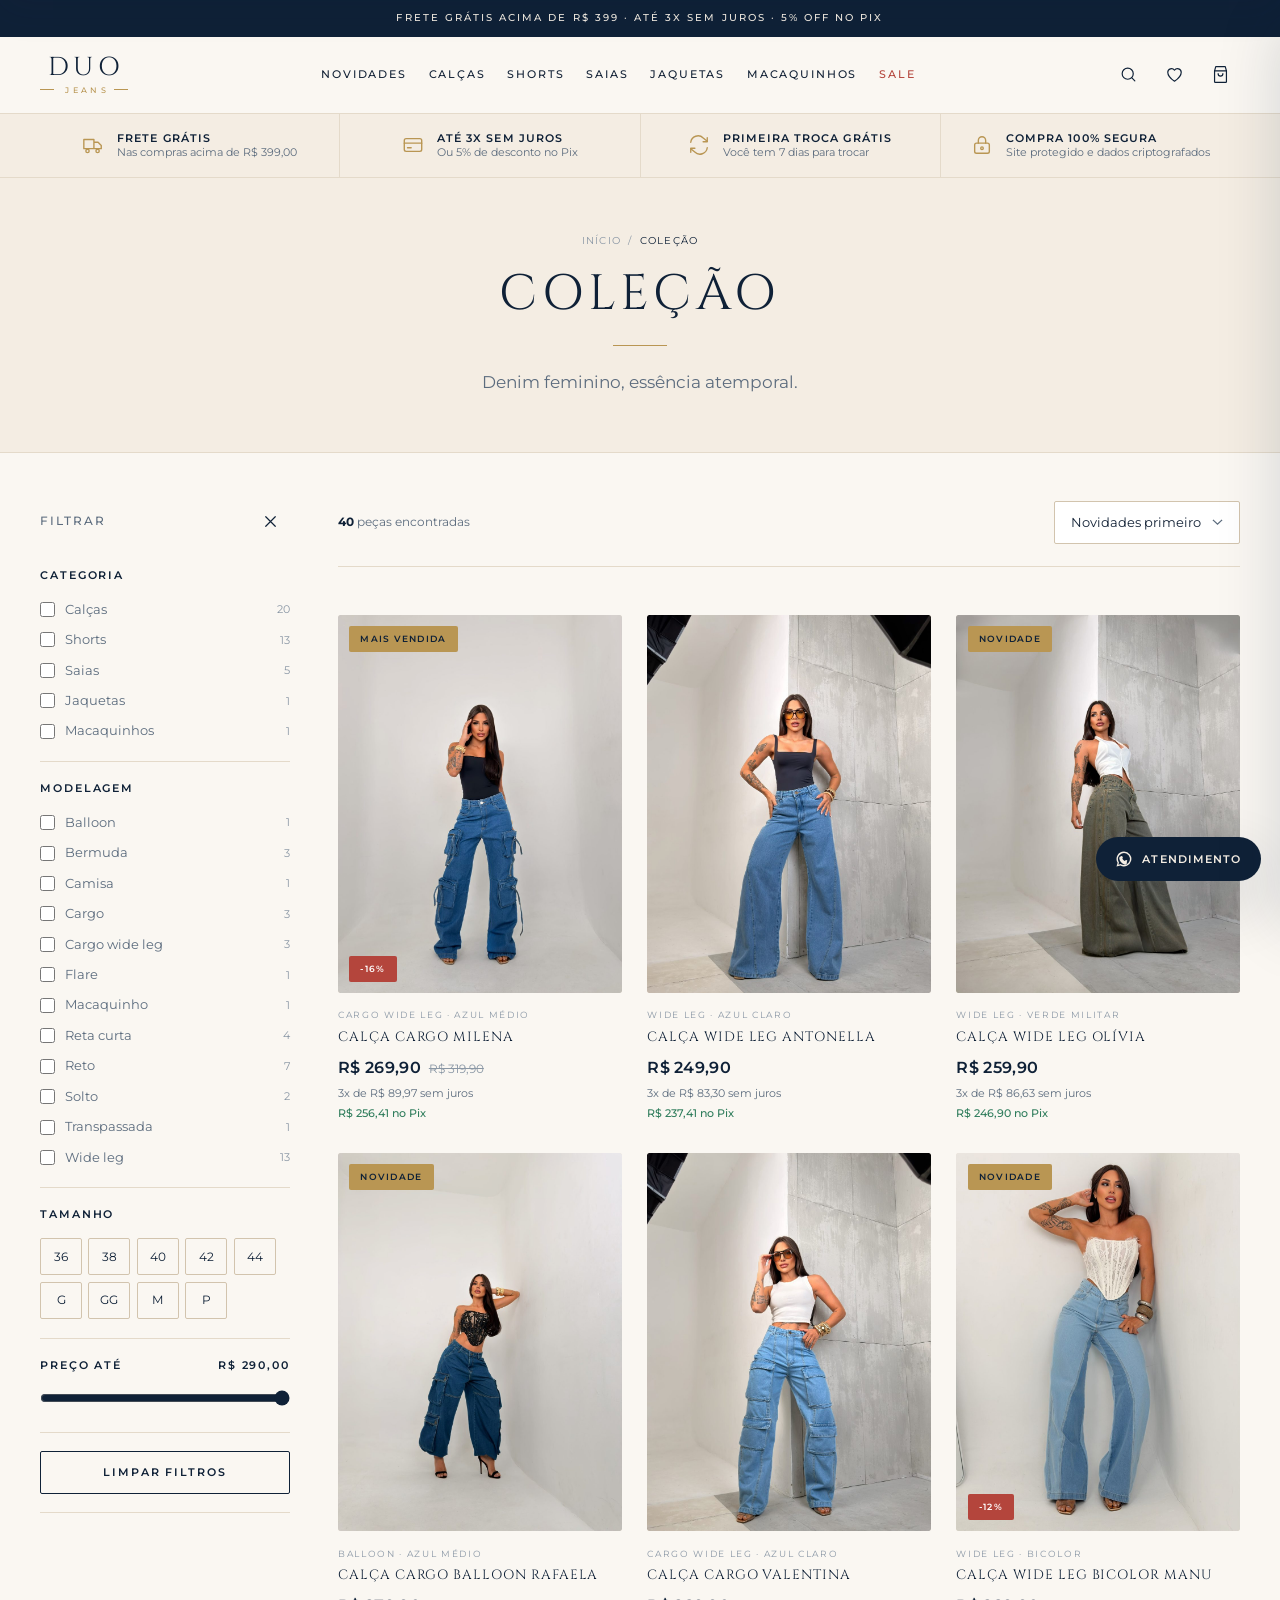
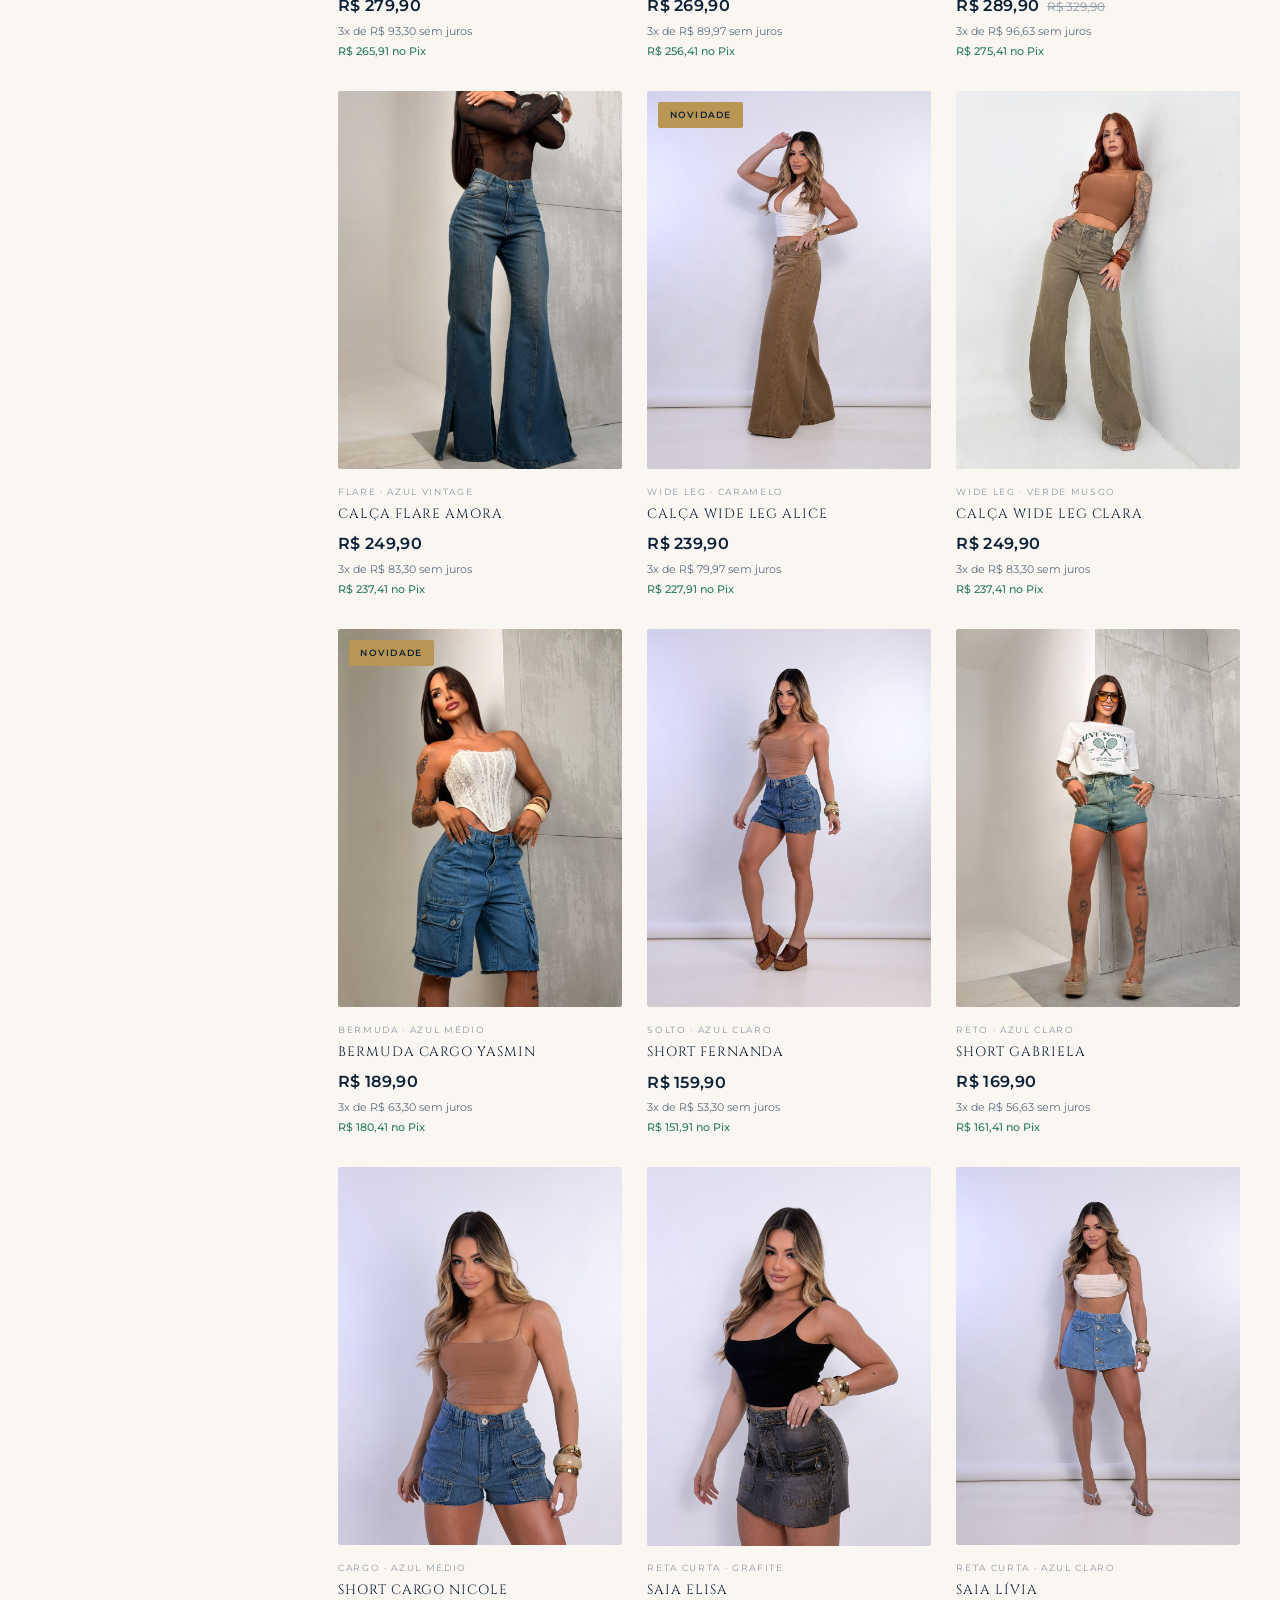
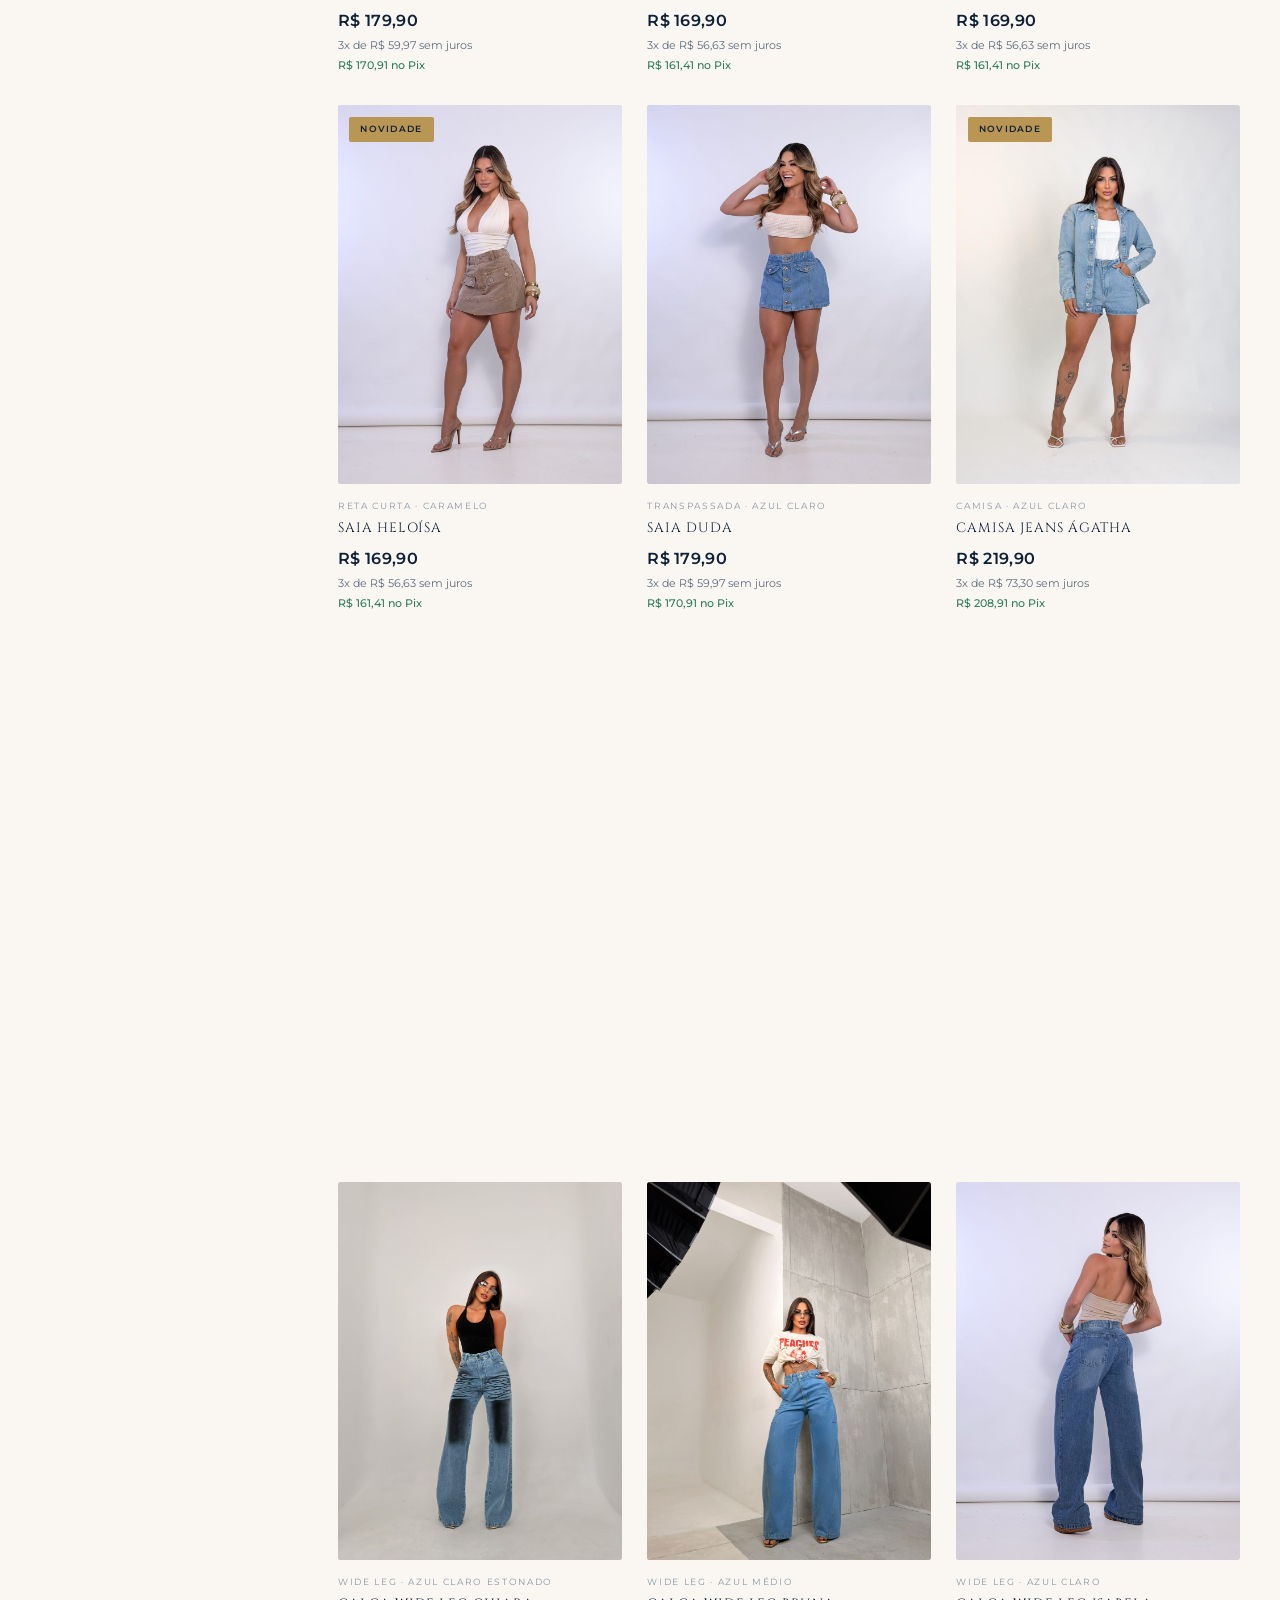
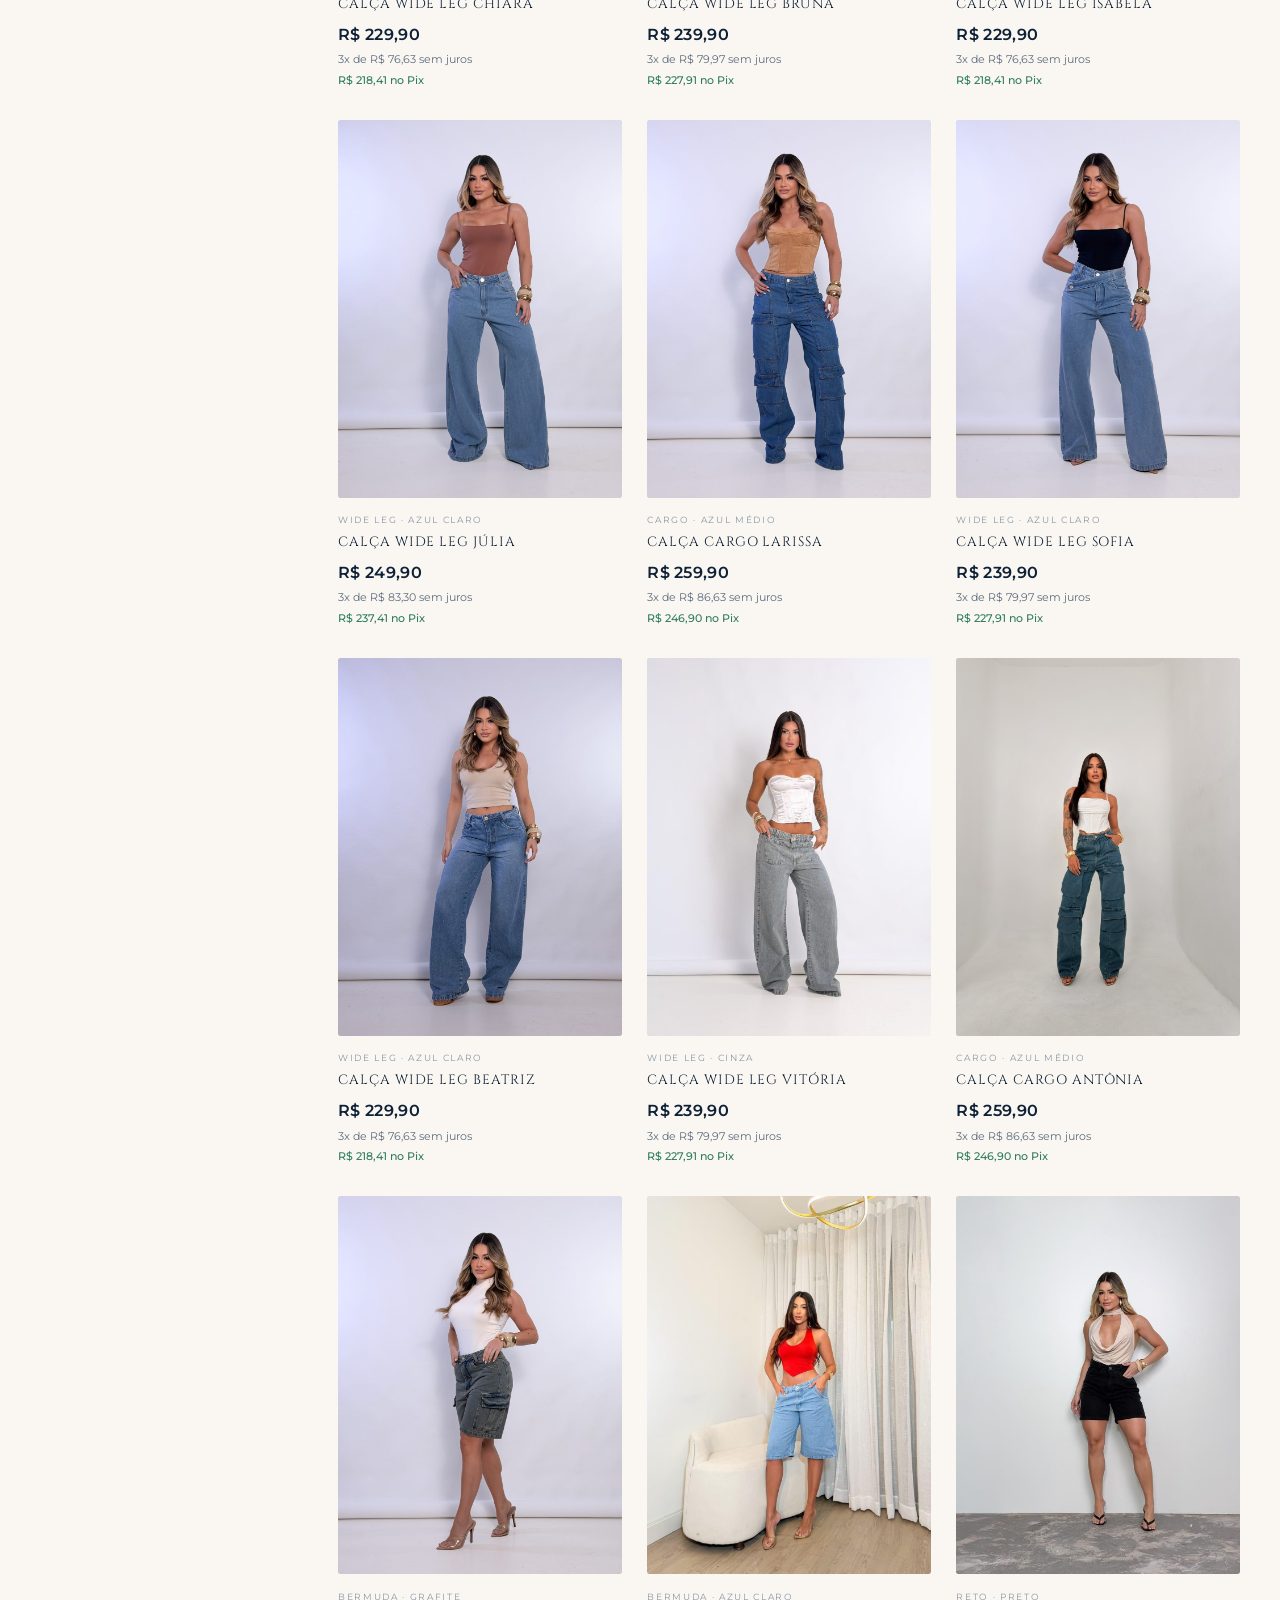
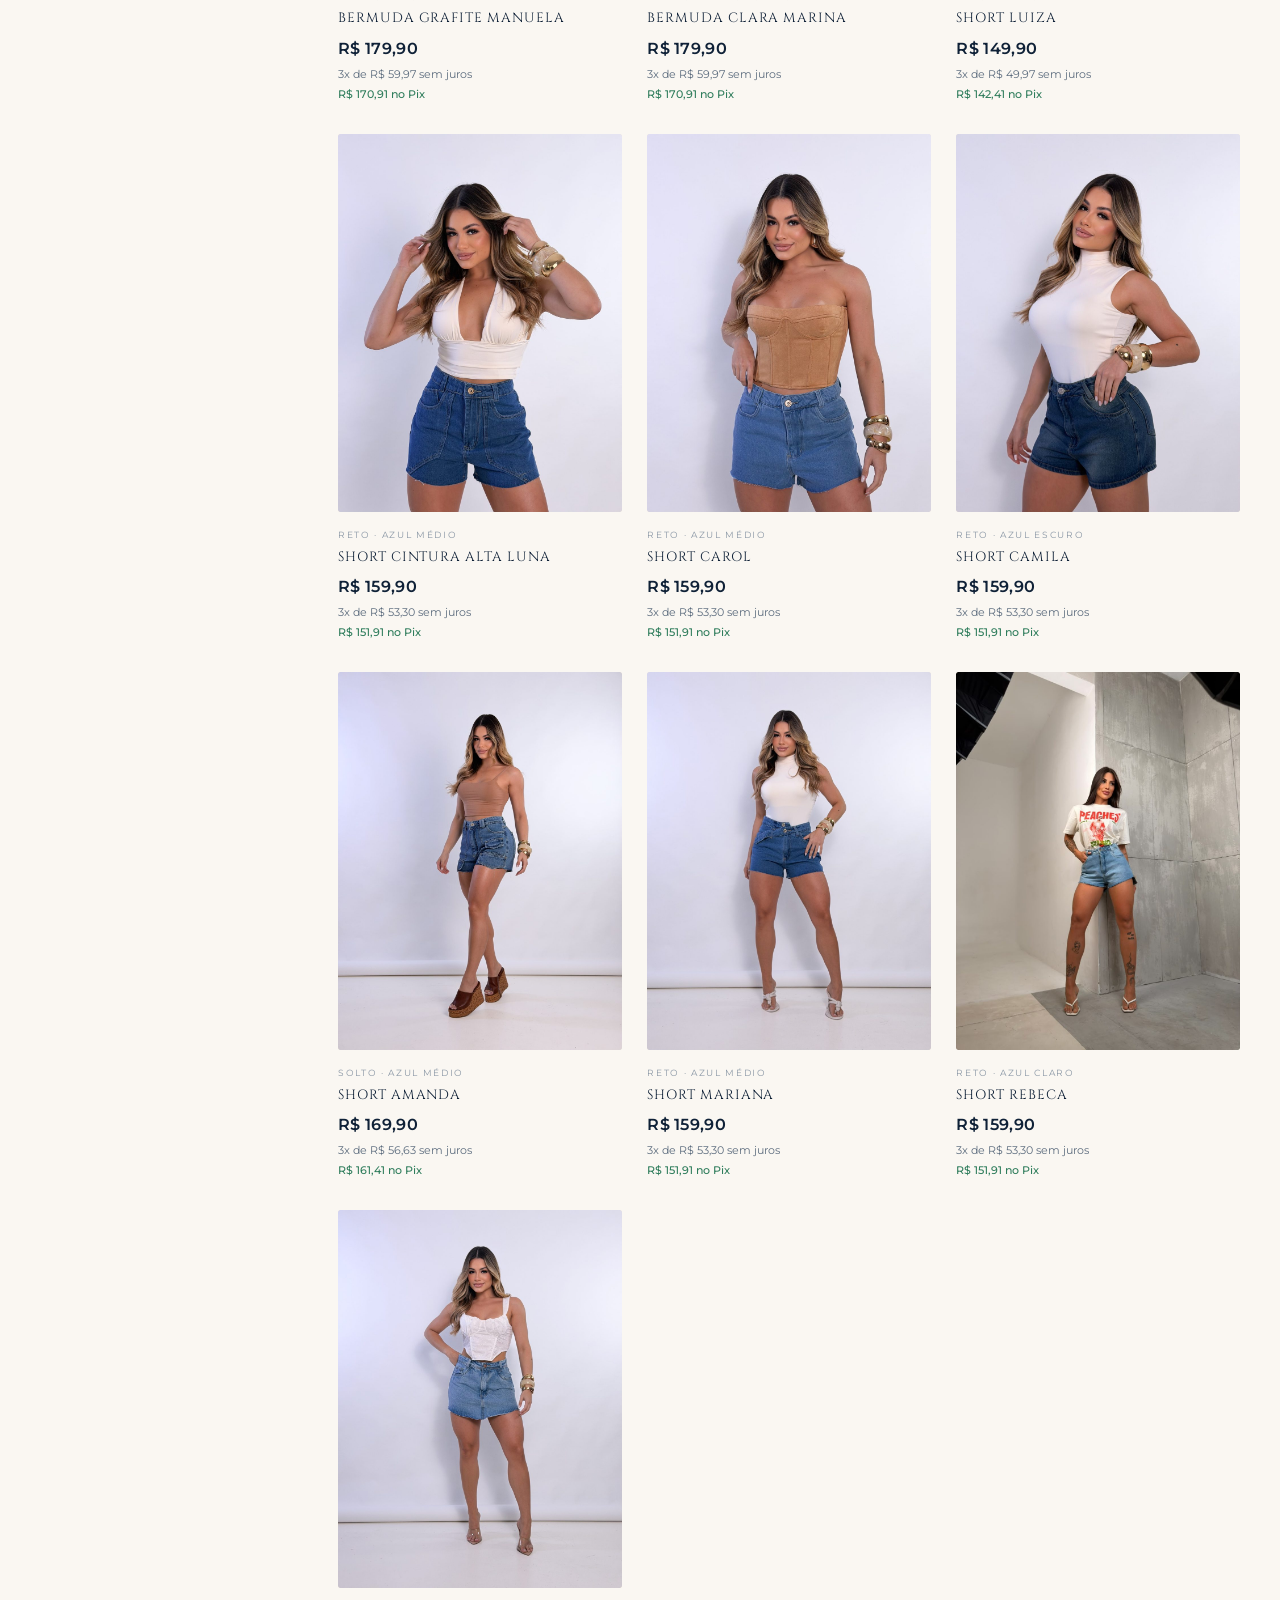
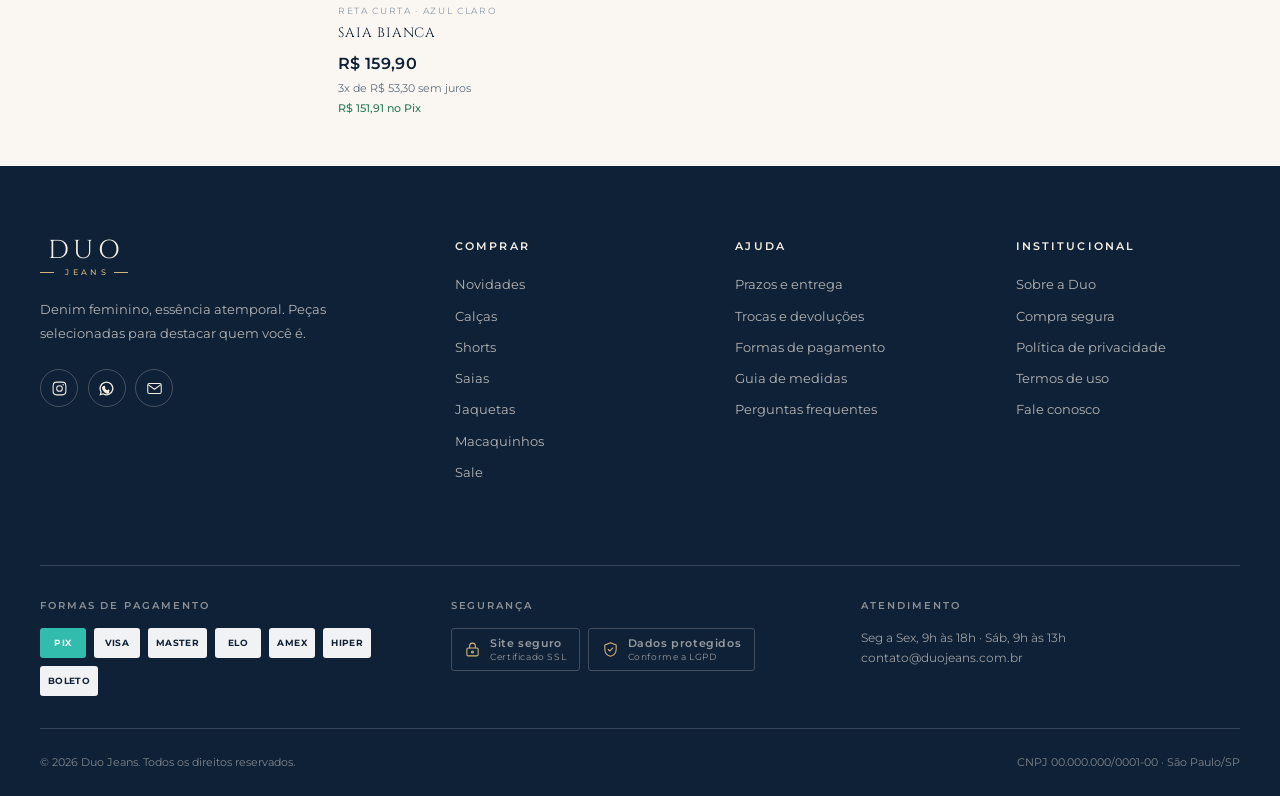
<file: produtos.html>
<!DOCTYPE html>
<html lang="pt-BR">
<head>
<meta charset="UTF-8">
<meta name="viewport" content="width=device-width, initial-scale=1">
<title>Coleção · Duo Jeans</title>
<meta name="description" content="Calças, shorts, saias e jaquetas jeans femininas. Filtre por modelagem, tamanho e preço. Frete grátis acima de R$ 399.">
<meta name="theme-color" content="#0F2137">
<link rel="icon" href="assets/img/favicon.svg" type="image/svg+xml">
<!-- Link compartilhado: WhatsApp, Instagram, Facebook, X.
     As URLs abaixo PRECISAM ser absolutas. Para trocar o dominio
     em todo o site de uma vez, veja a secao "Trocar o dominio" no LEIA-ME.md. -->
<link rel="canonical" href="https://duojeans.com.br/produtos.html">
<meta property="og:type" content="website">
<meta property="og:site_name" content="Duo Jeans">
<meta property="og:locale" content="pt_BR">
<meta property="og:url" content="https://duojeans.com.br/produtos.html">
<meta property="og:title" content="Coleção Duo Jeans · Calças, shorts, saias e jaquetas">
<meta property="og:description" content="Wide leg, flare, mom, reta e skinny. Filtre por modelagem, tamanho e preço. Frete grátis acima de R$ 399.">
<meta property="og:image" content="https://duojeans.com.br/assets/img/og-capa.jpg">
<meta property="og:image:secure_url" content="https://duojeans.com.br/assets/img/og-capa.jpg">
<meta property="og:image:type" content="image/jpeg">
<meta property="og:image:width" content="1200">
<meta property="og:image:height" content="630">
<meta property="og:image:alt" content="Duo Jeans — denim feminino, essência atemporal">
<meta name="twitter:card" content="summary_large_image">
<meta name="twitter:title" content="Coleção Duo Jeans · Calças, shorts, saias e jaquetas">
<meta name="twitter:description" content="Wide leg, flare, mom, reta e skinny. Filtre por modelagem, tamanho e preço. Frete grátis acima de R$ 399.">
<meta name="twitter:image" content="https://duojeans.com.br/assets/img/og-capa.jpg">
<meta name="twitter:image:alt" content="Duo Jeans — denim feminino, essência atemporal">

<link rel="preconnect" href="https://fonts.googleapis.com">
<link rel="preconnect" href="https://fonts.gstatic.com" crossorigin>
<link href="https://fonts.googleapis.com/css2?family=Cinzel:wght@400;500;600&family=Montserrat:wght@300;400;500;600&family=Parisienne&display=swap" rel="stylesheet">
<link rel="stylesheet" href="assets/css/base.css">
<link rel="stylesheet" href="assets/css/style.css">
</head>

<body data-pagina="colecao">
<div data-layout-topo></div>

<main>
  <section class="topo-pagina">
    <div class="container">
      <nav class="migalhas" aria-label="Você está em">
        <a href="index.html">Início</a><span>/</span>
        <span aria-current="page" data-migalha-atual>Coleção</span>
      </nav>
      <h1 class="titulo t-xl" data-titulo-pagina>Coleção</h1>
      <div class="filete centro"></div>
      <p class="chamada" style="margin-inline:auto" data-sub-pagina></p>
    </div>
  </section>

  <div class="container">
    <div class="layout-catalogo">

      <aside class="filtros" aria-label="Filtros">
        <div class="flex entre centro-v mb-3">
          <span class="legenda">Filtrar</span>
          <button class="icone-btn" data-fechar aria-label="Fechar filtros">
            <svg viewBox="0 0 24 24" fill="none" stroke="currentColor" stroke-width="1.5" stroke-linecap="round"><path d="M6 6l12 12M18 6L6 18"/></svg>
          </button>
        </div>
        <div data-filtros></div>
      </aside>

      <div>
        <div class="barra-catalogo">
          <span class="contagem" data-contagem></span>
          <div class="flex gap-p centro-v">
            <button class="btn btn-contorno btn-p btn-filtros-movel" data-abrir-filtros>Filtros</button>
            <select class="entrada" data-ordem style="width:auto;padding-block:.6rem;font-size:.8rem" aria-label="Ordenar por">
              <option value="novidade">Novidades primeiro</option>
              <option value="menor">Menor preço</option>
              <option value="maior">Maior preço</option>
              <option value="nome">Nome (A–Z)</option>
            </select>
          </div>
        </div>

        <div class="tags-ativas" data-tags></div>
        <div class="grade-produtos" data-grade></div>
      </div>

    </div>
  </div>
</main>

<div data-layout-base></div>

<script src="assets/js/config.js"></script>
<script src="assets/js/dados.js"></script>
<script src="assets/js/produtos.js"></script>
<script src="assets/js/loja.js"></script>
<script src="assets/js/roleta.js"></script>
<script src="assets/js/paginas.js"></script>
<script>function aoCarregarPagina(){ PaginaCatalogo.iniciar(); }</script>
</body>
</html>
</file>
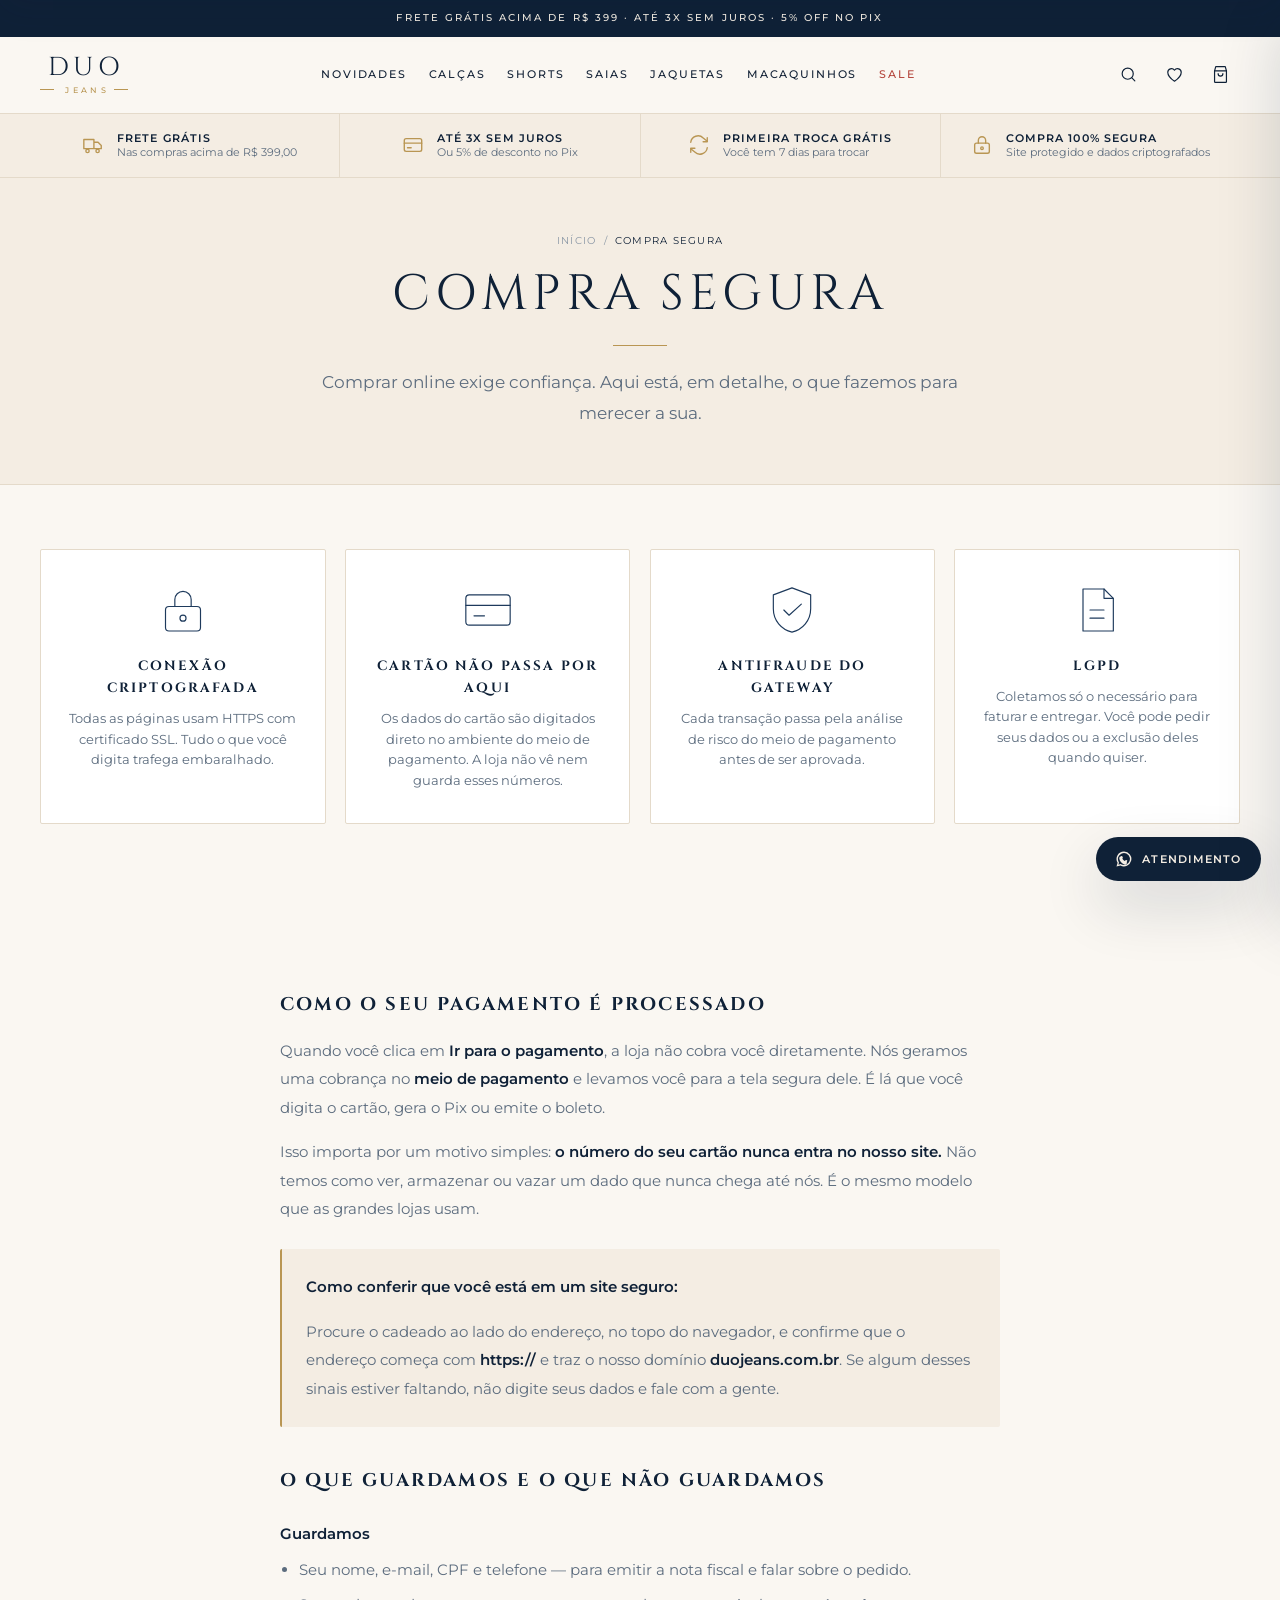
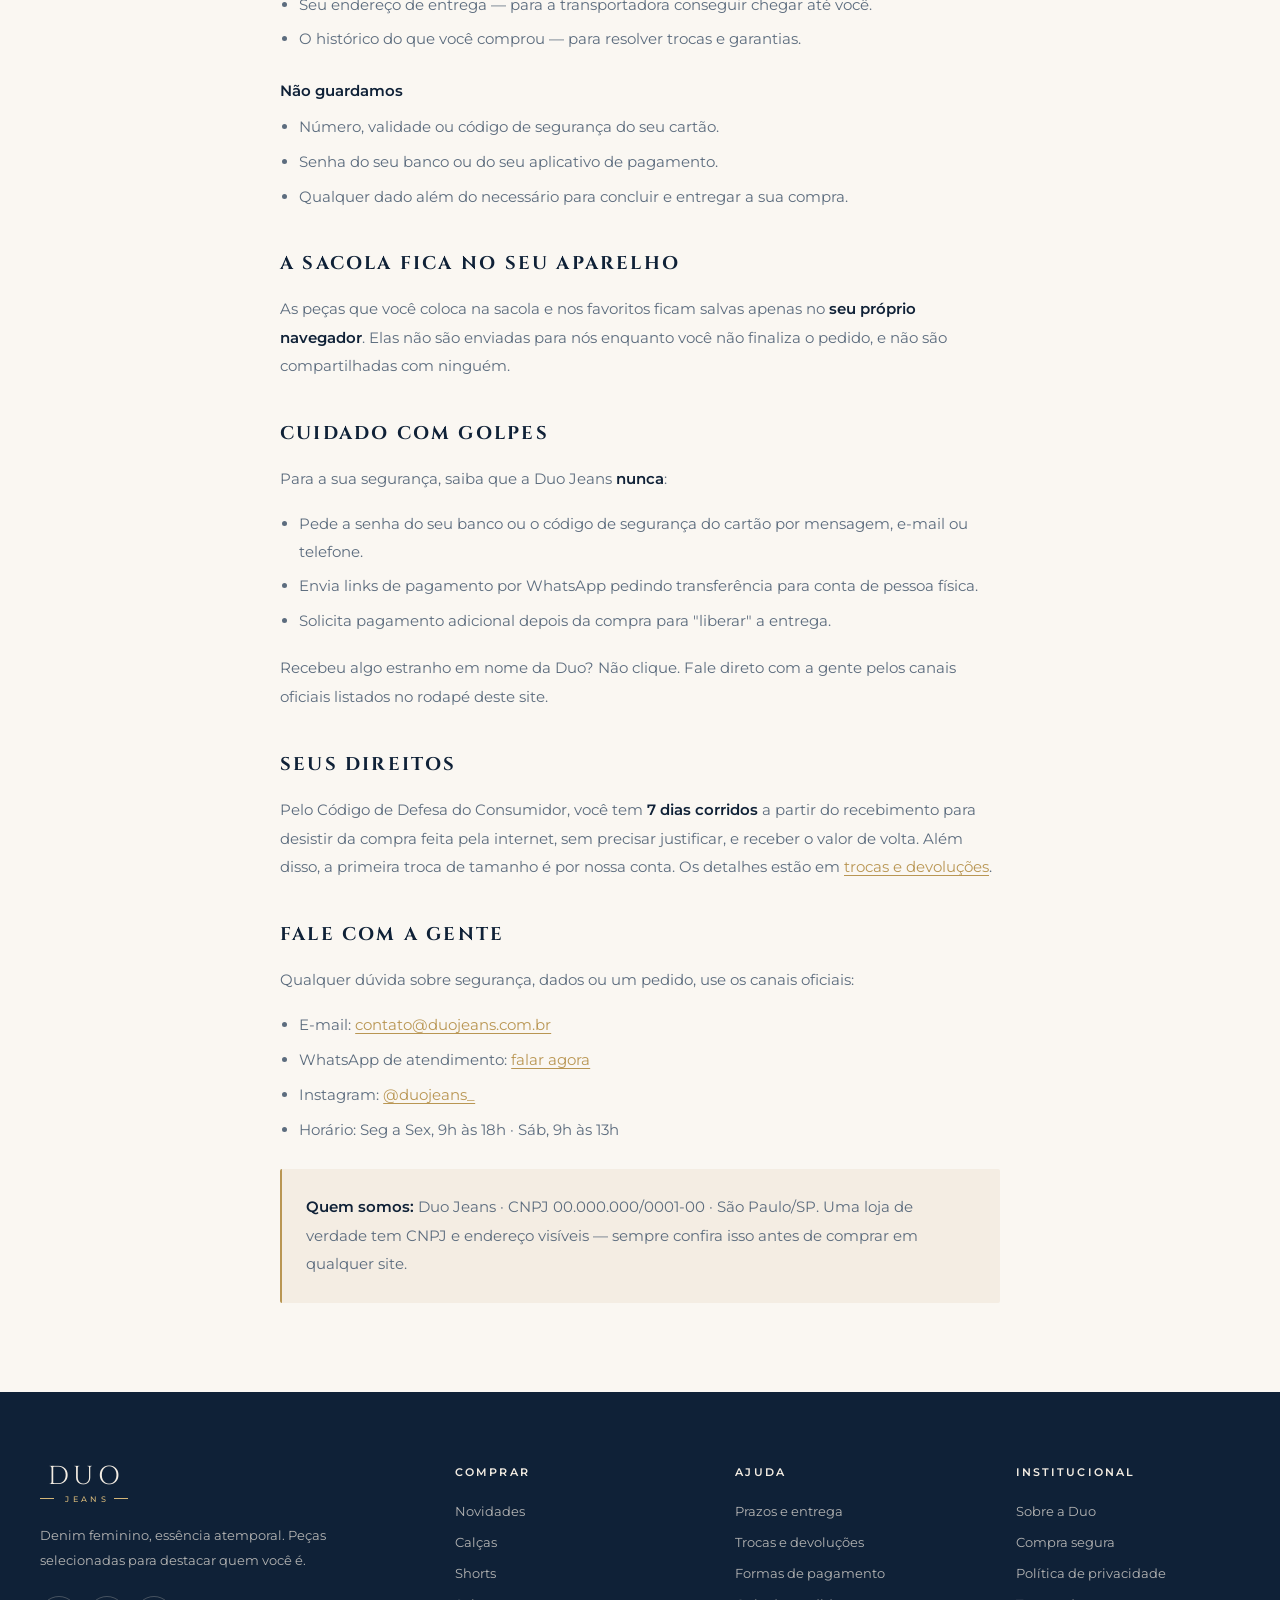
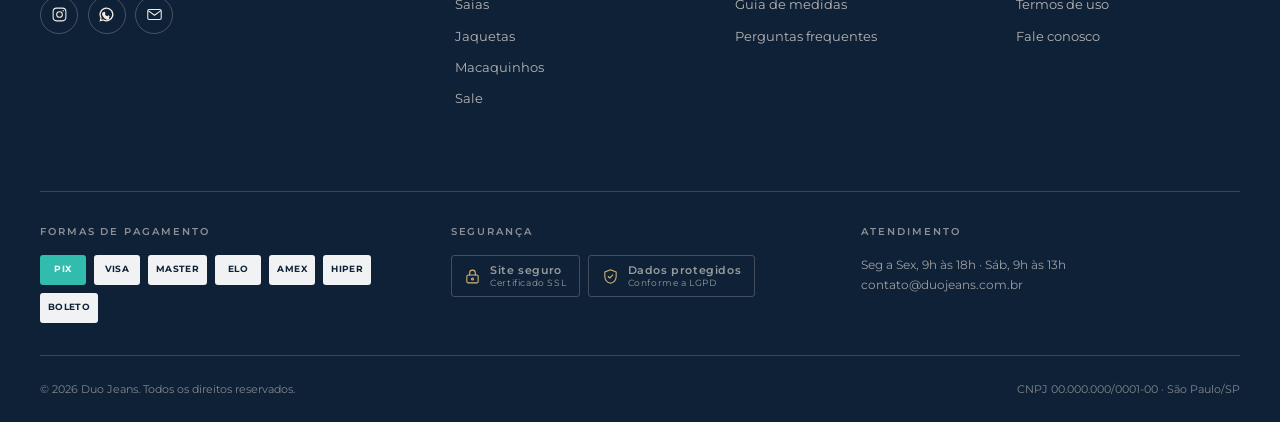
<file: seguranca.html>
<!DOCTYPE html>
<html lang="pt-BR">
<head>
<meta charset="UTF-8">
<meta name="viewport" content="width=device-width, initial-scale=1">
<title>Compra segura · Duo Jeans</title>
<meta name="description" content="Como a Duo Jeans protege seus dados e seu pagamento: conexão criptografada, checkout certificado e conformidade com a LGPD.">
<meta name="theme-color" content="#0F2137">
<link rel="icon" href="assets/img/favicon.svg" type="image/svg+xml">
<!-- Link compartilhado: WhatsApp, Instagram, Facebook, X.
     As URLs abaixo PRECISAM ser absolutas. Para trocar o dominio
     em todo o site de uma vez, veja a secao "Trocar o dominio" no LEIA-ME.md. -->
<link rel="canonical" href="https://duojeans.com.br/seguranca.html">
<meta property="og:type" content="website">
<meta property="og:site_name" content="Duo Jeans">
<meta property="og:locale" content="pt_BR">
<meta property="og:url" content="https://duojeans.com.br/seguranca.html">
<meta property="og:title" content="Compra segura · Duo Jeans">
<meta property="og:description" content="Conexão criptografada, checkout certificado e conformidade com a LGPD.">
<meta property="og:image" content="https://duojeans.com.br/assets/img/og-capa.jpg">
<meta property="og:image:secure_url" content="https://duojeans.com.br/assets/img/og-capa.jpg">
<meta property="og:image:type" content="image/jpeg">
<meta property="og:image:width" content="1200">
<meta property="og:image:height" content="630">
<meta property="og:image:alt" content="Duo Jeans — denim feminino, essência atemporal">
<meta name="twitter:card" content="summary_large_image">
<meta name="twitter:title" content="Compra segura · Duo Jeans">
<meta name="twitter:description" content="Conexão criptografada, checkout certificado e conformidade com a LGPD.">
<meta name="twitter:image" content="https://duojeans.com.br/assets/img/og-capa.jpg">
<meta name="twitter:image:alt" content="Duo Jeans — denim feminino, essência atemporal">

<link rel="preconnect" href="https://fonts.googleapis.com">
<link rel="preconnect" href="https://fonts.gstatic.com" crossorigin>
<link href="https://fonts.googleapis.com/css2?family=Cinzel:wght@400;500;600&family=Montserrat:wght@300;400;500;600&family=Parisienne&display=swap" rel="stylesheet">
<link rel="stylesheet" href="assets/css/base.css">
<link rel="stylesheet" href="assets/css/style.css">
</head>

<body data-pagina="seguranca">
<div data-layout-topo></div>

<main>
  <section class="topo-pagina">
    <div class="container">
      <nav class="migalhas"><a href="index.html">Início</a><span>/</span><span aria-current="page">Compra segura</span></nav>
      <h1 class="titulo t-xl">Compra segura</h1>
      <div class="filete centro"></div>
      <p class="chamada" style="margin-inline:auto">
        Comprar online exige confiança. Aqui está, em detalhe, o que fazemos para merecer a sua.
      </p>
    </div>
  </section>

  <section class="secao-pequena">
    <div class="container">
      <div class="grade-modelagens">
        <div class="modelagem-card">
          <svg viewBox="0 0 48 48" fill="none" stroke="currentColor" stroke-width="1" stroke-linecap="round" stroke-linejoin="round"><rect x="9" y="21" width="30" height="21" rx="3"/><path d="M17 21v-6a7 7 0 0114 0v6"/><circle cx="24" cy="31" r="2.6"/></svg>
          <h3>Conexão criptografada</h3>
          <p>Todas as páginas usam HTTPS com certificado SSL. Tudo o que você digita trafega embaralhado.</p>
        </div>
        <div class="modelagem-card">
          <svg viewBox="0 0 48 48" fill="none" stroke="currentColor" stroke-width="1" stroke-linecap="round" stroke-linejoin="round"><rect x="5" y="11" width="38" height="26" rx="3"/><path d="M5 20h38M12 29h9"/></svg>
          <h3>Cartão não passa por aqui</h3>
          <p>Os dados do cartão são digitados direto no ambiente do meio de pagamento. A loja não vê nem guarda esses números.</p>
        </div>
        <div class="modelagem-card">
          <svg viewBox="0 0 48 48" fill="none" stroke="currentColor" stroke-width="1" stroke-linecap="round" stroke-linejoin="round"><path d="M24 5l16 6v12c0 10-6.8 17.8-16 20-9.2-2.2-16-10-16-20V11z"/><path d="M17 24l4.5 4.5L32 19"/></svg>
          <h3>Antifraude do gateway</h3>
          <p>Cada transação passa pela análise de risco do meio de pagamento antes de ser aprovada.</p>
        </div>
        <div class="modelagem-card">
          <svg viewBox="0 0 48 48" fill="none" stroke="currentColor" stroke-width="1" stroke-linecap="round" stroke-linejoin="round"><path d="M12 6h18l8 8v28H12z"/><path d="M30 6v8h8M18 24h12M18 31h12"/></svg>
          <h3>LGPD</h3>
          <p>Coletamos só o necessário para faturar e entregar. Você pode pedir seus dados ou a exclusão deles quando quiser.</p>
        </div>
      </div>
    </div>
  </section>

  <div class="container">
    <div class="conteudo">

      <h2>Como o seu pagamento é processado</h2>
      <p>
        Quando você clica em <strong>Ir para o pagamento</strong>, a loja não cobra você diretamente.
        Nós geramos uma cobrança no <strong>meio de pagamento</strong> e levamos você para a tela
        segura dele. É lá que você digita o cartão, gera o Pix ou emite o boleto.
      </p>
      <p>
        Isso importa por um motivo simples: <strong>o número do seu cartão nunca entra no nosso site.</strong>
        Não temos como ver, armazenar ou vazar um dado que nunca chega até nós. É o mesmo modelo
        que as grandes lojas usam.
      </p>

      <div class="cartao-destaque">
        <p><strong>Como conferir que você está em um site seguro:</strong></p>
        <p>
          Procure o cadeado ao lado do endereço, no topo do navegador, e confirme que o endereço
          começa com <strong>https://</strong> e traz o nosso domínio <strong data-dominio></strong>.
          Se algum desses sinais estiver faltando, não digite seus dados e fale com a gente.
        </p>
      </div>

      <h2>O que guardamos e o que não guardamos</h2>
      <h3>Guardamos</h3>
      <ul>
        <li>Seu nome, e-mail, CPF e telefone — para emitir a nota fiscal e falar sobre o pedido.</li>
        <li>Seu endereço de entrega — para a transportadora conseguir chegar até você.</li>
        <li>O histórico do que você comprou — para resolver trocas e garantias.</li>
      </ul>
      <h3>Não guardamos</h3>
      <ul>
        <li>Número, validade ou código de segurança do seu cartão.</li>
        <li>Senha do seu banco ou do seu aplicativo de pagamento.</li>
        <li>Qualquer dado além do necessário para concluir e entregar a sua compra.</li>
      </ul>

      <h2>A sacola fica no seu aparelho</h2>
      <p>
        As peças que você coloca na sacola e nos favoritos ficam salvas apenas no
        <strong>seu próprio navegador</strong>. Elas não são enviadas para nós enquanto você
        não finaliza o pedido, e não são compartilhadas com ninguém.
      </p>

      <h2>Cuidado com golpes</h2>
      <p>Para a sua segurança, saiba que a Duo Jeans <strong>nunca</strong>:</p>
      <ul>
        <li>Pede a senha do seu banco ou o código de segurança do cartão por mensagem, e-mail ou telefone.</li>
        <li>Envia links de pagamento por WhatsApp pedindo transferência para conta de pessoa física.</li>
        <li>Solicita pagamento adicional depois da compra para "liberar" a entrega.</li>
      </ul>
      <p>
        Recebeu algo estranho em nome da Duo? Não clique. Fale direto com a gente
        pelos canais oficiais listados no rodapé deste site.
      </p>

      <h2>Seus direitos</h2>
      <p>
        Pelo Código de Defesa do Consumidor, você tem <strong>7 dias corridos</strong> a partir do
        recebimento para desistir da compra feita pela internet, sem precisar justificar, e receber
        o valor de volta. Além disso, a primeira troca de tamanho é por nossa conta.
        Os detalhes estão em <a href="ajuda.html#trocas">trocas e devoluções</a>.
      </p>

      <h2>Fale com a gente</h2>
      <p>
        Qualquer dúvida sobre segurança, dados ou um pedido, use os canais oficiais:
      </p>
      <ul data-canais></ul>

      <div class="cartao-destaque">
        <p data-identificacao></p>
      </div>

    </div>
  </div>
</main>

<div data-layout-base></div>

<script src="assets/js/config.js"></script>
<script src="assets/js/dados.js"></script>
<script src="assets/js/produtos.js"></script>
<script src="assets/js/loja.js"></script>
<script>
function aoCarregarPagina() {
  document.querySelector('[data-dominio]').textContent = CONFIG.loja.dominio;

  document.querySelector('[data-canais]').innerHTML =
    '<li>E-mail: <a href="mailto:' + CONFIG.loja.email + '">' + CONFIG.loja.email + '</a></li>' +
    '<li>WhatsApp de atendimento: <a href="' + CONFIG.whatsappLink('Olá! Tenho uma dúvida sobre segurança e dados.') +
      '" target="_blank" rel="noopener">falar agora</a></li>' +
    '<li>Instagram: <a href="' + CONFIG.instagramLink + '" target="_blank" rel="noopener">@' + CONFIG.loja.instagram + '</a></li>' +
    '<li>Horário: ' + CONFIG.loja.atendimento + '</li>';

  document.querySelector('[data-identificacao]').innerHTML =
    '<strong>Quem somos:</strong> ' + CONFIG.loja.nome + ' · CNPJ ' + CONFIG.loja.cnpj +
    ' · ' + CONFIG.loja.cidade + '/' + CONFIG.loja.uf +
    '. Uma loja de verdade tem CNPJ e endereço visíveis — sempre confira isso antes de comprar em qualquer site.';
}
</script>
</body>
</html>
</file>
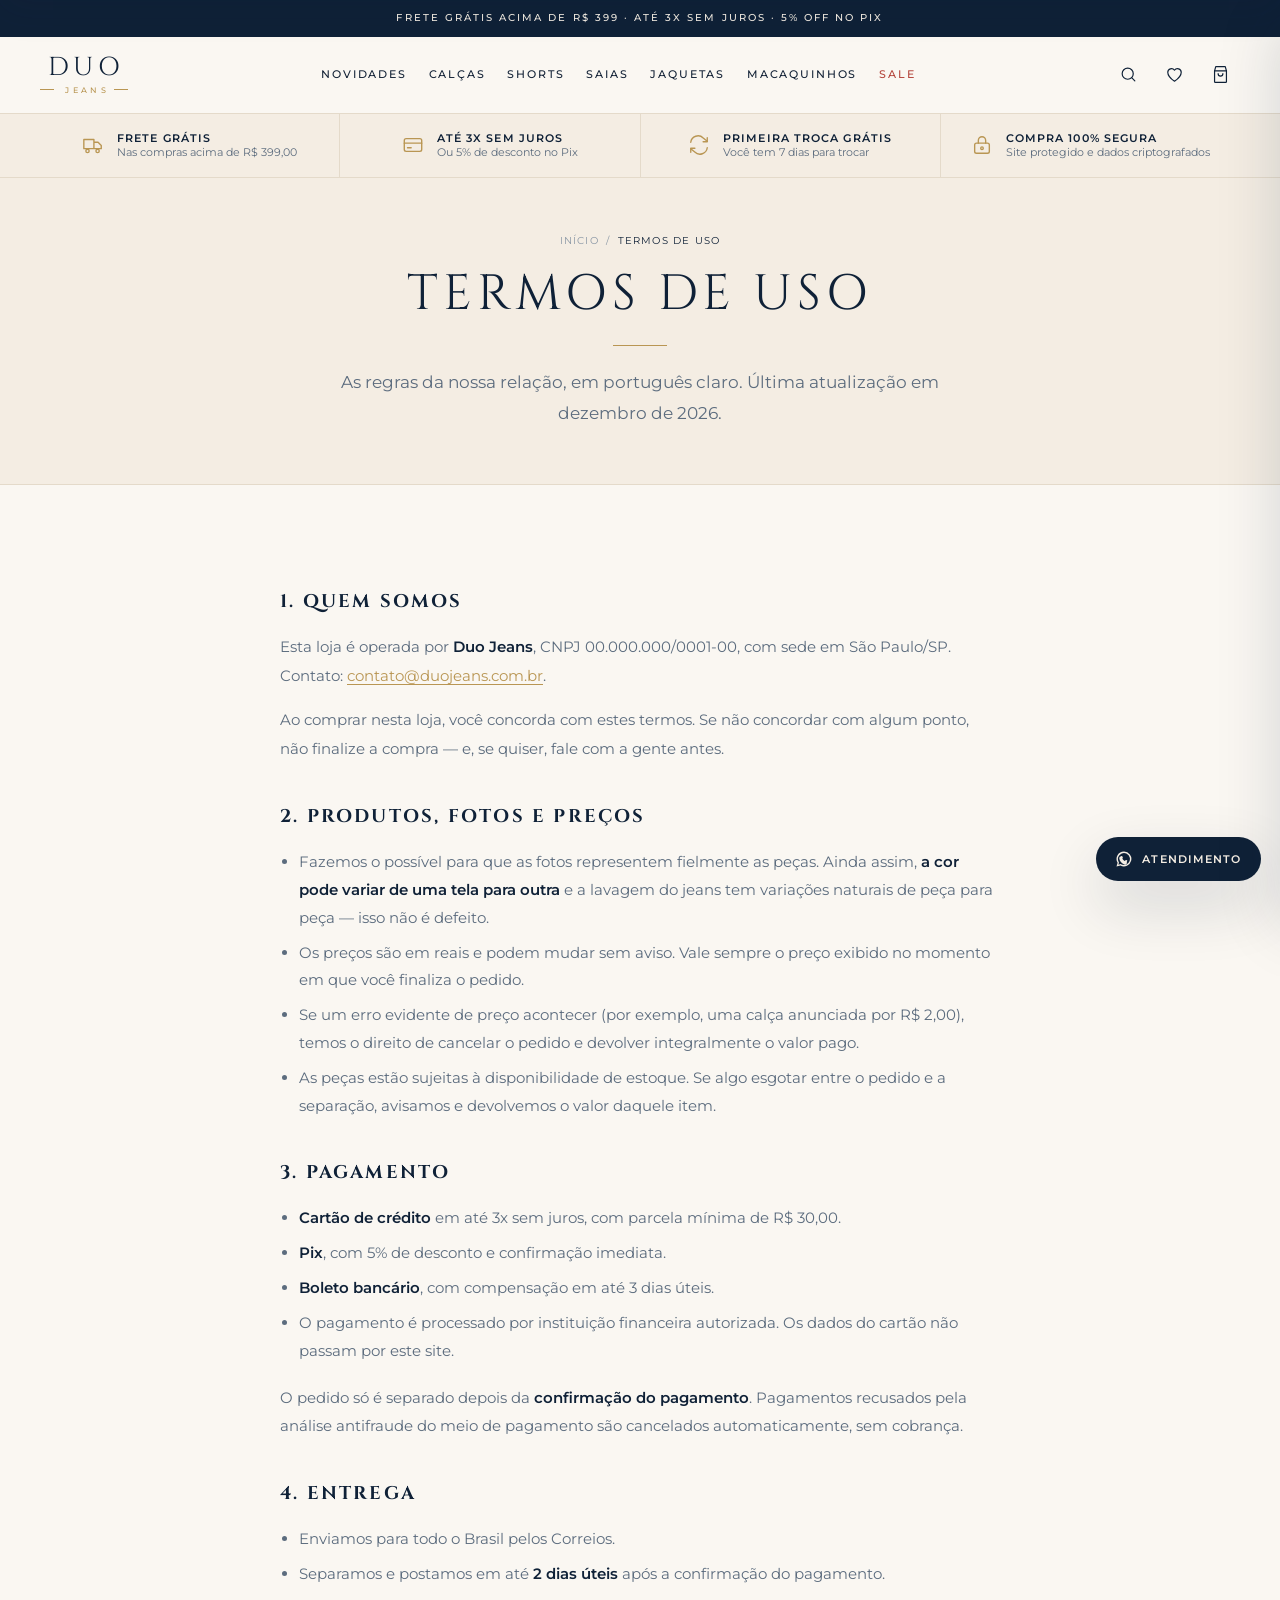
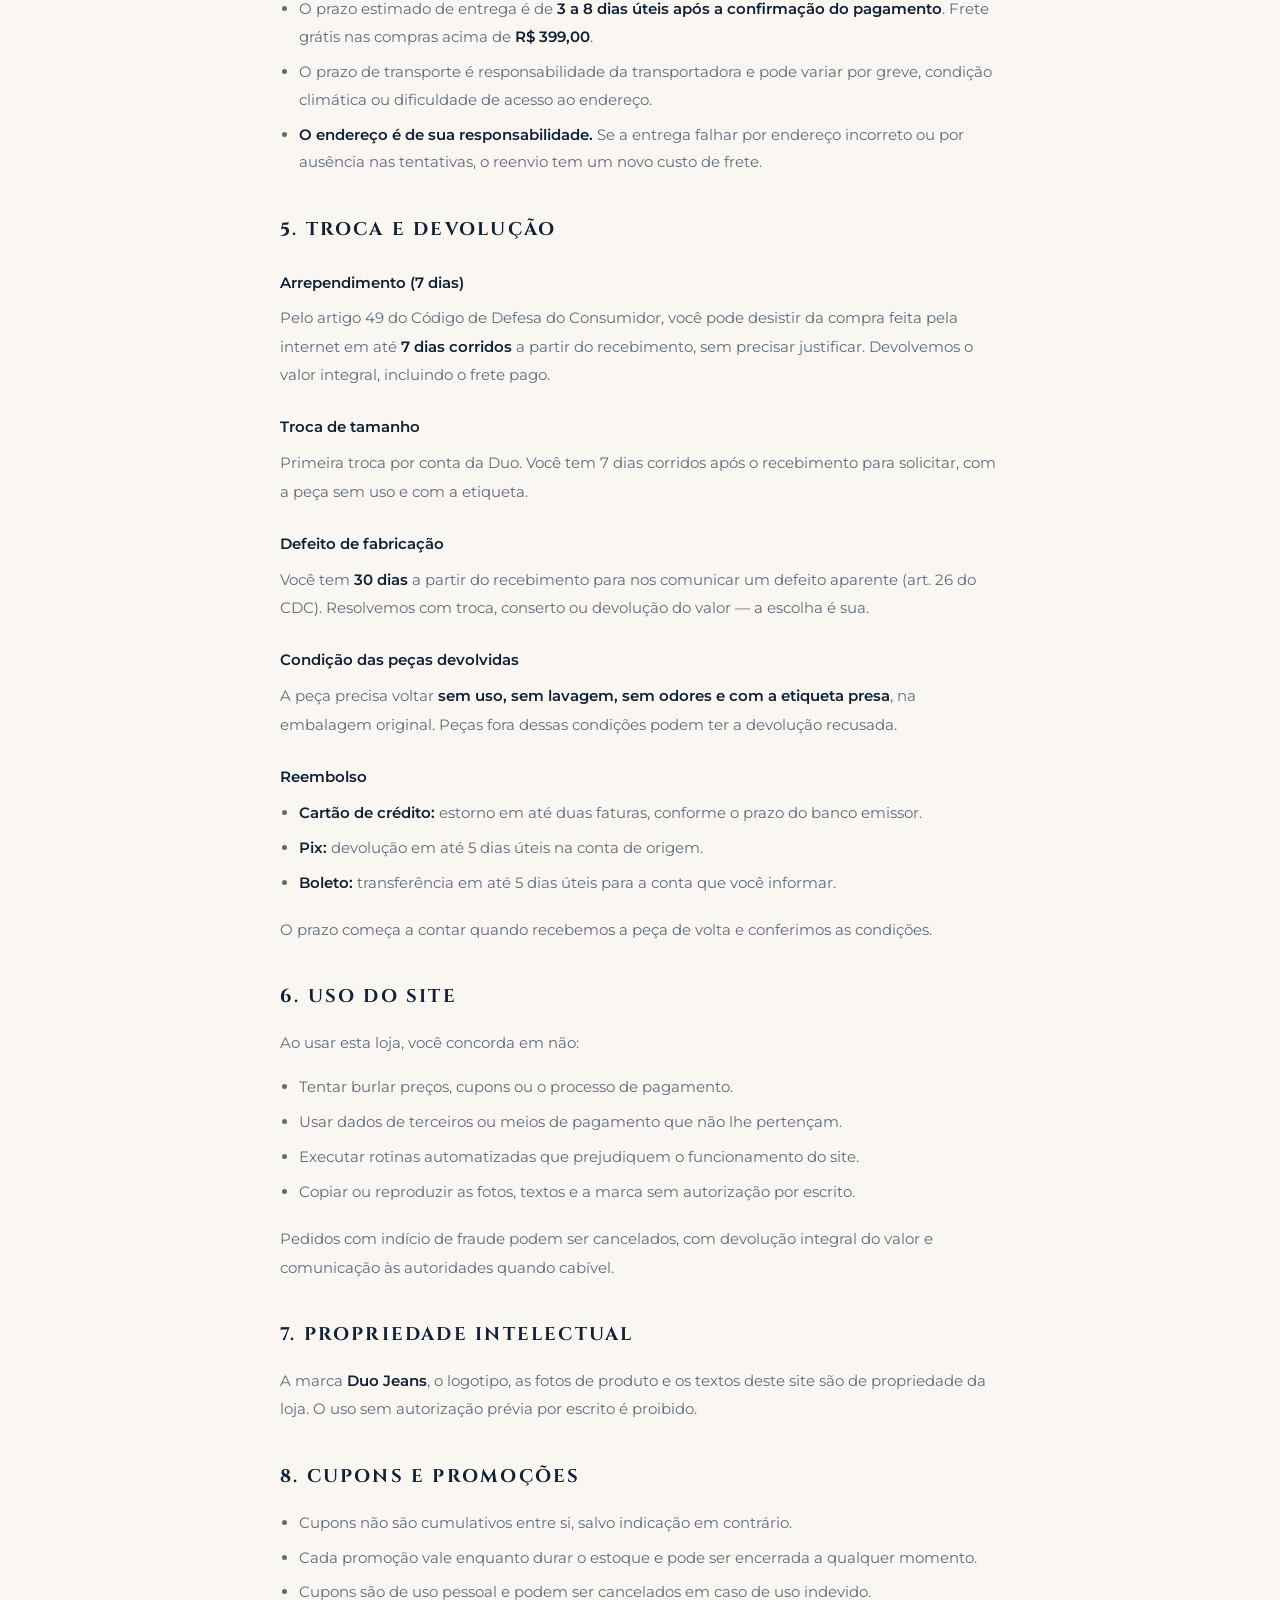
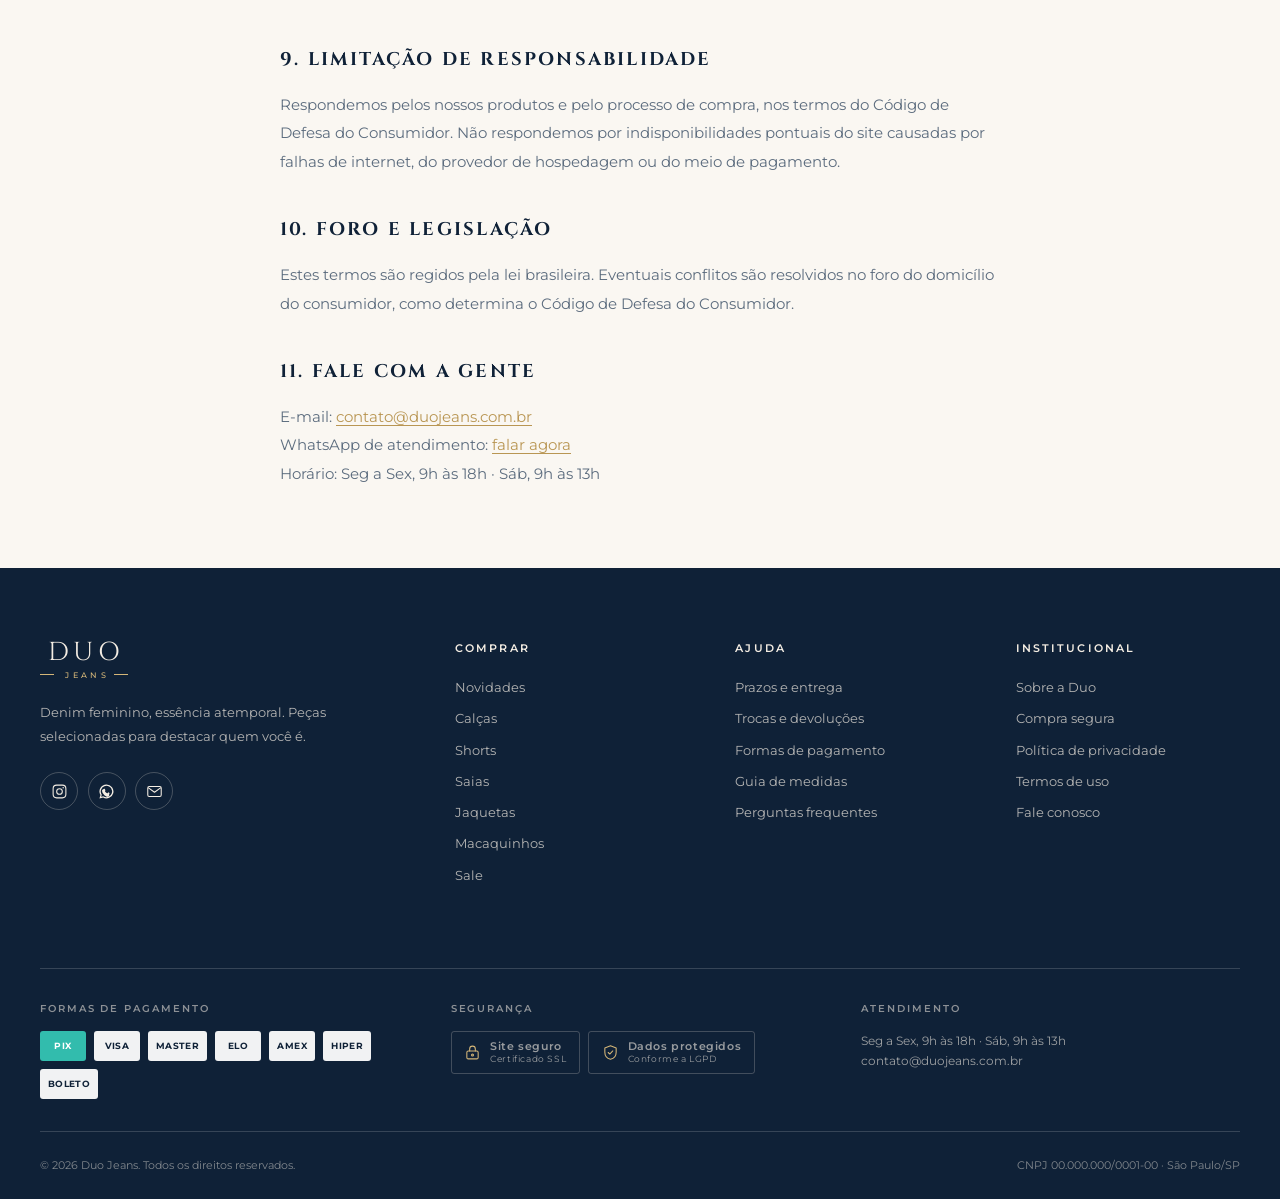
<file: termos.html>
<!DOCTYPE html>
<html lang="pt-BR">
<head>
<meta charset="UTF-8">
<meta name="viewport" content="width=device-width, initial-scale=1">
<title>Termos de uso · Duo Jeans</title>
<meta name="description" content="Condições de compra, entrega, troca e devolução da loja Duo Jeans.">
<meta name="theme-color" content="#0F2137">
<link rel="icon" href="assets/img/favicon.svg" type="image/svg+xml">
<!-- Link compartilhado: WhatsApp, Instagram, Facebook, X.
     As URLs abaixo PRECISAM ser absolutas. Para trocar o dominio
     em todo o site de uma vez, veja a secao "Trocar o dominio" no LEIA-ME.md. -->
<link rel="canonical" href="https://duojeans.com.br/termos.html">
<meta property="og:type" content="website">
<meta property="og:site_name" content="Duo Jeans">
<meta property="og:locale" content="pt_BR">
<meta property="og:url" content="https://duojeans.com.br/termos.html">
<meta property="og:title" content="Termos de uso · Duo Jeans">
<meta property="og:description" content="Condições de compra, entrega, troca e devolução da loja Duo Jeans.">
<meta property="og:image" content="https://duojeans.com.br/assets/img/og-capa.jpg">
<meta property="og:image:secure_url" content="https://duojeans.com.br/assets/img/og-capa.jpg">
<meta property="og:image:type" content="image/jpeg">
<meta property="og:image:width" content="1200">
<meta property="og:image:height" content="630">
<meta property="og:image:alt" content="Duo Jeans — denim feminino, essência atemporal">
<meta name="twitter:card" content="summary_large_image">
<meta name="twitter:title" content="Termos de uso · Duo Jeans">
<meta name="twitter:description" content="Condições de compra, entrega, troca e devolução da loja Duo Jeans.">
<meta name="twitter:image" content="https://duojeans.com.br/assets/img/og-capa.jpg">
<meta name="twitter:image:alt" content="Duo Jeans — denim feminino, essência atemporal">

<link rel="preconnect" href="https://fonts.googleapis.com">
<link rel="preconnect" href="https://fonts.gstatic.com" crossorigin>
<link href="https://fonts.googleapis.com/css2?family=Cinzel:wght@400;500;600&family=Montserrat:wght@300;400;500;600&family=Parisienne&display=swap" rel="stylesheet">
<link rel="stylesheet" href="assets/css/base.css">
<link rel="stylesheet" href="assets/css/style.css">
</head>

<body data-pagina="termos">
<div data-layout-topo></div>

<main>
  <section class="topo-pagina">
    <div class="container">
      <nav class="migalhas"><a href="index.html">Início</a><span>/</span><span aria-current="page">Termos de uso</span></nav>
      <h1 class="titulo t-xl">Termos de uso</h1>
      <div class="filete centro"></div>
      <p class="chamada" style="margin-inline:auto">
        As regras da nossa relação, em português claro. Última atualização em <span data-data></span>.
      </p>
    </div>
  </section>

  <div class="container">
    <div class="conteudo">

      <h2>1. Quem somos</h2>
      <p data-identificacao></p>
      <p>
        Ao comprar nesta loja, você concorda com estes termos. Se não concordar com algum
        ponto, não finalize a compra — e, se quiser, fale com a gente antes.
      </p>

      <h2>2. Produtos, fotos e preços</h2>
      <ul>
        <li>Fazemos o possível para que as fotos representem fielmente as peças. Ainda assim,
            <strong>a cor pode variar de uma tela para outra</strong> e a lavagem do jeans tem
            variações naturais de peça para peça — isso não é defeito.</li>
        <li>Os preços são em reais e podem mudar sem aviso. Vale sempre o preço exibido no
            momento em que você finaliza o pedido.</li>
        <li>Se um erro evidente de preço acontecer (por exemplo, uma calça anunciada por R$ 2,00),
            temos o direito de cancelar o pedido e devolver integralmente o valor pago.</li>
        <li>As peças estão sujeitas à disponibilidade de estoque. Se algo esgotar entre o pedido
            e a separação, avisamos e devolvemos o valor daquele item.</li>
      </ul>

      <h2>3. Pagamento</h2>
      <ul data-formas></ul>
      <p>
        O pedido só é separado depois da <strong>confirmação do pagamento</strong>. Pagamentos
        recusados pela análise antifraude do meio de pagamento são cancelados automaticamente,
        sem cobrança.
      </p>

      <h2>4. Entrega</h2>
      <ul>
        <li>Enviamos para todo o Brasil pelos Correios.</li>
        <li>Separamos e postamos em até <strong>2 dias úteis</strong> após a confirmação do pagamento.</li>
        <li data-prazo></li>
        <li>O prazo de transporte é responsabilidade da transportadora e pode variar por
            greve, condição climática ou dificuldade de acesso ao endereço.</li>
        <li><strong>O endereço é de sua responsabilidade.</strong> Se a entrega falhar por endereço
            incorreto ou por ausência nas tentativas, o reenvio tem um novo custo de frete.</li>
      </ul>

      <h2>5. Troca e devolução</h2>
      <h3>Arrependimento (7 dias)</h3>
      <p>
        Pelo artigo 49 do Código de Defesa do Consumidor, você pode desistir da compra feita
        pela internet em até <strong>7 dias corridos</strong> a partir do recebimento, sem
        precisar justificar. Devolvemos o valor integral, incluindo o frete pago.
      </p>

      <h3>Troca de tamanho</h3>
      <p data-troca></p>

      <h3>Defeito de fabricação</h3>
      <p>
        Você tem <strong>30 dias</strong> a partir do recebimento para nos comunicar um defeito
        aparente (art. 26 do CDC). Resolvemos com troca, conserto ou devolução do valor —
        a escolha é sua.
      </p>

      <h3>Condição das peças devolvidas</h3>
      <p>
        A peça precisa voltar <strong>sem uso, sem lavagem, sem odores e com a etiqueta presa</strong>,
        na embalagem original. Peças fora dessas condições podem ter a devolução recusada.
      </p>

      <h3>Reembolso</h3>
      <ul>
        <li><strong>Cartão de crédito:</strong> estorno em até duas faturas, conforme o prazo do banco emissor.</li>
        <li><strong>Pix:</strong> devolução em até 5 dias úteis na conta de origem.</li>
        <li><strong>Boleto:</strong> transferência em até 5 dias úteis para a conta que você informar.</li>
      </ul>
      <p>O prazo começa a contar quando recebemos a peça de volta e conferimos as condições.</p>

      <h2>6. Uso do site</h2>
      <p>Ao usar esta loja, você concorda em não:</p>
      <ul>
        <li>Tentar burlar preços, cupons ou o processo de pagamento.</li>
        <li>Usar dados de terceiros ou meios de pagamento que não lhe pertençam.</li>
        <li>Executar rotinas automatizadas que prejudiquem o funcionamento do site.</li>
        <li>Copiar ou reproduzir as fotos, textos e a marca sem autorização por escrito.</li>
      </ul>
      <p>
        Pedidos com indício de fraude podem ser cancelados, com devolução integral do valor
        e comunicação às autoridades quando cabível.
      </p>

      <h2>7. Propriedade intelectual</h2>
      <p>
        A marca <strong>Duo Jeans</strong>, o logotipo, as fotos de produto e os textos deste site
        são de propriedade da loja. O uso sem autorização prévia por escrito é proibido.
      </p>

      <h2>8. Cupons e promoções</h2>
      <ul>
        <li>Cupons não são cumulativos entre si, salvo indicação em contrário.</li>
        <li>Cada promoção vale enquanto durar o estoque e pode ser encerrada a qualquer momento.</li>
        <li>Cupons são de uso pessoal e podem ser cancelados em caso de uso indevido.</li>
      </ul>

      <h2>9. Limitação de responsabilidade</h2>
      <p>
        Respondemos pelos nossos produtos e pelo processo de compra, nos termos do Código de
        Defesa do Consumidor. Não respondemos por indisponibilidades pontuais do site causadas
        por falhas de internet, do provedor de hospedagem ou do meio de pagamento.
      </p>

      <h2>10. Foro e legislação</h2>
      <p>
        Estes termos são regidos pela lei brasileira. Eventuais conflitos são resolvidos no foro
        do domicílio do consumidor, como determina o Código de Defesa do Consumidor.
      </p>

      <h2>11. Fale com a gente</h2>
      <p data-contato></p>

    </div>
  </div>
</main>

<div data-layout-base></div>

<script src="assets/js/config.js"></script>
<script src="assets/js/dados.js"></script>
<script src="assets/js/produtos.js"></script>
<script src="assets/js/loja.js"></script>
<script>
function aoCarregarPagina() {
  const moeda = (v) => v.toLocaleString('pt-BR', { style: 'currency', currency: 'BRL' });

  document.querySelector('[data-data]').textContent =
    new Date().toLocaleDateString('pt-BR', { month: 'long', year: 'numeric' });

  document.querySelector('[data-identificacao]').innerHTML =
    'Esta loja é operada por <strong>' + CONFIG.loja.nome + '</strong>, CNPJ ' + CONFIG.loja.cnpj +
    ', com sede em ' + CONFIG.loja.cidade + '/' + CONFIG.loja.uf +
    '. Contato: <a href="mailto:' + CONFIG.loja.email + '">' + CONFIG.loja.email + '</a>.';

  const p = CONFIG.pagamento.mercadopago.parcelas;
  document.querySelector('[data-formas]').innerHTML =
    '<li><strong>Cartão de crédito</strong> em até ' + p + 'x sem juros, com parcela mínima de ' +
      moeda(CONFIG.pagamento.mercadopago.parcelaMinima) + '.</li>' +
    '<li><strong>Pix</strong>, com ' + Math.round(CONFIG.pagamento.pix.desconto * 100) +
      '% de desconto e confirmação imediata.</li>' +
    '<li><strong>Boleto bancário</strong>, com compensação em até 3 dias úteis.</li>' +
    '<li>O pagamento é processado por instituição financeira autorizada. Os dados do cartão ' +
      'não passam por este site.</li>';

  document.querySelector('[data-prazo]').innerHTML =
    'O prazo estimado de entrega é de <strong>' + CONFIG.frete.prazoTexto + '</strong>. ' +
    'Frete grátis nas compras acima de <strong>' + moeda(CONFIG.frete.gratisAcima) + '</strong>.';

  document.querySelector('[data-troca]').textContent = CONFIG.trocas;

  document.querySelector('[data-contato]').innerHTML =
    'E-mail: <a href="mailto:' + CONFIG.loja.email + '">' + CONFIG.loja.email + '</a><br>' +
    'WhatsApp de atendimento: <a href="' + CONFIG.whatsappLink('Olá! Tenho uma dúvida sobre os termos de uso.') +
    '" target="_blank" rel="noopener">falar agora</a><br>' +
    'Horário: ' + CONFIG.loja.atendimento;
}
</script>
</body>
</html>
</file>
<file: assets/css/base.css>
/* ============================================================
   DUO JEANS — BASE
   Tokens da marca, reset e tipografia.
   Paleta e fontes retiradas do manual da marca.
   ============================================================ */

:root {
  /* ---- Cores da marca ---- */
  --marinho:        #0F2137;
  --marinho-escuro: #0A1727;
  --marinho-claro:  #1B3453;
  --denim:          #1E3A5C;
  --denim-claro:    #37587F;

  --dourado:        #B99653;
  --dourado-claro:  #D4B678;
  --dourado-fraco:  #E8D9BC;

  --tan:            #C9B191;
  --champanhe:      #F3E5CB;
  --creme:          #F4EDE3;
  --creme-claro:    #FAF7F2;
  --creme-escuro:   #EAE0D2;
  --branco:         #FFFFFF;

  /* ---- Texto ---- */
  --texto:          #142337;
  --texto-suave:    #5C6C7E;
  --texto-fraco:    #8A97A5;
  --texto-claro:    #F4EDE3;

  /* ---- Linhas e sombras ---- */
  --linha:          #E4DACA;
  --linha-forte:    #D2C4AE;
  --linha-escura:   rgba(255,255,255,.16);

  --sombra-sm:  0 1px 2px rgba(15,33,55,.05);
  --sombra:     0 4px 16px rgba(15,33,55,.07);
  --sombra-md:  0 10px 34px rgba(15,33,55,.10);
  --sombra-lg:  0 24px 60px rgba(15,33,55,.16);

  /* ---- Estados ---- */
  --sucesso:        #2F7D5C;
  --sucesso-fundo:  #EAF4EF;
  --erro:           #B4453C;
  --erro-fundo:     #FBEDEC;
  --aviso:          #97701F;
  --aviso-fundo:    #FBF3E2;

  /* ---- Tipografia ---- */
  --serif:  'Cinzel', 'Times New Roman', serif;
  --sans:   'Montserrat', -apple-system, BlinkMacSystemFont, 'Segoe UI', Roboto, sans-serif;
  --script: 'Parisienne', 'Brush Script MT', cursive;

  /* ---- Medidas ---- */
  --largura:     1320px;
  --largura-txt: 720px;
  --raio:        2px;
  --raio-md:     4px;
  --header-h:    76px;

  --transicao: .28s cubic-bezier(.4, 0, .2, 1);
}

/* ============================================================
   RESET
   ============================================================ */
*, *::before, *::after { box-sizing: border-box; }

html {
  -webkit-text-size-adjust: 100%;
  scroll-behavior: smooth;
  scroll-padding-top: calc(var(--header-h) + 20px);
}

body {
  margin: 0;
  background: var(--creme-claro);
  color: var(--texto);
  font-family: var(--sans);
  font-size: 15px;
  font-weight: 400;
  line-height: 1.65;
  -webkit-font-smoothing: antialiased;
  -moz-osx-font-smoothing: grayscale;
  overflow-x: hidden;
}

body.travado { overflow: hidden; }

img, svg, video { display: block; max-width: 100%; }
img { height: auto; }

button, input, select, textarea {
  font: inherit;
  color: inherit;
  margin: 0;
}
button { background: none; border: 0; cursor: pointer; }

a { color: inherit; text-decoration: none; }

ul, ol { margin: 0; padding: 0; list-style: none; }

h1, h2, h3, h4, h5, h6, p, figure { margin: 0; }

table { border-collapse: collapse; width: 100%; }

hr {
  border: 0;
  border-top: 1px solid var(--linha);
  margin: 0;
}

:focus-visible {
  outline: 2px solid var(--dourado);
  outline-offset: 3px;
}

::selection {
  background: var(--marinho);
  color: var(--creme);
}

/* ============================================================
   TIPOGRAFIA DA MARCA
   ============================================================ */

/* Títulos em Cinzel, sempre em caixa alta e espaçados —
   é a assinatura visual da Duo. */
.titulo {
  font-family: var(--serif);
  font-weight: 400;
  color: var(--marinho);
  text-transform: uppercase;
  letter-spacing: .10em;
  line-height: 1.18;
  margin: 0;
}

.t-xxl { font-size: clamp(2.4rem, 6.5vw, 4.6rem); letter-spacing: .12em; }
.t-xl  { font-size: clamp(1.9rem, 4.4vw, 3.1rem); }
.t-lg  { font-size: clamp(1.5rem, 3.2vw, 2.2rem); }
.t-md  { font-size: clamp(1.15rem, 2.2vw, 1.5rem); }
.t-sm  { font-size: 1.05rem; }

/* Olho / antetítulo — o "BEM-VINDOS À" do material da marca */
.antetitulo {
  font-family: var(--sans);
  font-size: .68rem;
  font-weight: 500;
  letter-spacing: .30em;
  text-transform: uppercase;
  color: var(--dourado);
  margin-bottom: 1.1rem;
}
.antetitulo.escura { color: var(--dourado-claro); }

/* Acento manuscrito — o "chegou." das artes */
.script {
  font-family: var(--script);
  font-size: clamp(2rem, 5vw, 3.4rem);
  color: var(--dourado);
  text-transform: none;
  letter-spacing: 0;
  line-height: 1;
  font-weight: 400;
}

.legenda {
  font-size: .72rem;
  letter-spacing: .18em;
  text-transform: uppercase;
  color: var(--texto-suave);
  font-weight: 500;
}

.texto-suave { color: var(--texto-suave); }
.texto-centro { text-align: center; }

.chamada {
  font-size: clamp(.95rem, 1.6vw, 1.06rem);
  color: var(--texto-suave);
  line-height: 1.85;
  max-width: 62ch;
}

/* Filete dourado sob os títulos de seção */
.filete {
  width: 54px;
  height: 1px;
  background: var(--dourado);
  margin: 1.3rem 0;
}
.filete.centro { margin-left: auto; margin-right: auto; }

/* ============================================================
   ESTRUTURA
   ============================================================ */
.container {
  width: 100%;
  max-width: var(--largura);
  margin-inline: auto;
  padding-inline: clamp(1.15rem, 4vw, 2.5rem);
}
.container-estreito { max-width: 900px; }

.secao { padding-block: clamp(3.5rem, 8vw, 6.5rem); }
.secao-pequena { padding-block: clamp(2.5rem, 5vw, 4rem); }

.secao-creme   { background: var(--creme); }
.secao-marinho { background: var(--marinho); color: var(--texto-claro); }
.secao-marinho .titulo { color: var(--creme); }
.secao-marinho .chamada,
.secao-marinho .texto-suave { color: rgba(244,237,227,.72); }

.cabecalho-secao {
  text-align: center;
  max-width: 640px;
  margin: 0 auto clamp(2.2rem, 5vw, 3.4rem);
}
.cabecalho-secao .chamada { margin-inline: auto; }

/* ============================================================
   BOTÕES
   ============================================================ */
.btn {
  display: inline-flex;
  align-items: center;
  justify-content: center;
  gap: .6rem;
  padding: 1rem 2.2rem;
  border: 1px solid transparent;
  border-radius: var(--raio);
  font-family: var(--sans);
  font-size: .72rem;
  font-weight: 600;
  letter-spacing: .18em;
  text-transform: uppercase;
  text-align: center;
  cursor: pointer;
  transition: var(--transicao);
  white-space: nowrap;
}
.btn:disabled { opacity: .45; cursor: not-allowed; }

.btn-principal {
  background: var(--marinho);
  color: var(--creme);
  border-color: var(--marinho);
}
.btn-principal:hover:not(:disabled) {
  background: var(--marinho-claro);
  border-color: var(--marinho-claro);
  transform: translateY(-1px);
  box-shadow: var(--sombra-md);
}

.btn-dourado {
  background: var(--dourado);
  color: var(--marinho);
  border-color: var(--dourado);
}
.btn-dourado:hover:not(:disabled) {
  background: var(--dourado-claro);
  border-color: var(--dourado-claro);
  transform: translateY(-1px);
  box-shadow: var(--sombra-md);
}

.btn-contorno {
  background: transparent;
  color: var(--marinho);
  border-color: var(--marinho);
}
.btn-contorno:hover:not(:disabled) {
  background: var(--marinho);
  color: var(--creme);
}

.btn-claro {
  background: var(--creme);
  color: var(--marinho);
  border-color: var(--creme);
}
.btn-claro:hover:not(:disabled) { background: var(--branco); }

.btn-contorno-claro {
  background: transparent;
  color: var(--creme);
  border-color: rgba(244,237,227,.5);
}
.btn-contorno-claro:hover:not(:disabled) {
  background: var(--creme);
  color: var(--marinho);
  border-color: var(--creme);
}

.btn-bloco { width: 100%; }
.btn-p { padding: .72rem 1.4rem; font-size: .66rem; }
.btn-g { padding: 1.18rem 2.8rem; }

/* Link com sublinhado que cresce */
.link-linha {
  display: inline-block;
  font-size: .72rem;
  font-weight: 600;
  letter-spacing: .18em;
  text-transform: uppercase;
  color: var(--marinho);
  padding-bottom: 4px;
  border-bottom: 1px solid var(--dourado);
  transition: var(--transicao);
}
.link-linha:hover { color: var(--dourado); letter-spacing: .22em; }

/* ============================================================
   FORMULÁRIOS
   ============================================================ */
.campo { margin-bottom: 1.15rem; }

.campo label,
.rotulo {
  display: block;
  font-size: .66rem;
  font-weight: 600;
  letter-spacing: .16em;
  text-transform: uppercase;
  color: var(--texto-suave);
  margin-bottom: .5rem;
}

.entrada,
input[type="text"].entrada,
select.entrada,
textarea.entrada {
  width: 100%;
  padding: .88rem 1rem;
  background: var(--branco);
  border: 1px solid var(--linha-forte);
  border-radius: var(--raio);
  font-size: .92rem;
  color: var(--texto);
  transition: var(--transicao);
}
.entrada::placeholder { color: var(--texto-fraco); }
.entrada:focus {
  outline: none;
  border-color: var(--marinho);
  box-shadow: 0 0 0 3px rgba(15,33,55,.07);
}
.entrada:disabled { background: var(--creme); color: var(--texto-fraco); }
.entrada.invalido {
  border-color: var(--erro);
  box-shadow: 0 0 0 3px rgba(180,69,60,.08);
}

select.entrada {
  appearance: none;
  background-image: url("data:image/svg+xml,%3Csvg xmlns='http://www.w3.org/2000/svg' viewBox='0 0 12 8'%3E%3Cpath d='M1 1l5 5 5-5' fill='none' stroke='%235C6C7E' stroke-width='1.4'/%3E%3C/svg%3E");
  background-repeat: no-repeat;
  background-position: right 1rem center;
  background-size: 11px;
  padding-right: 2.4rem;
}

.erro-campo {
  display: none;
  font-size: .74rem;
  color: var(--erro);
  margin-top: .35rem;
}
.campo.tem-erro .erro-campo { display: block; }
.campo.tem-erro .entrada { border-color: var(--erro); }

.linha-campos {
  display: grid;
  grid-template-columns: 1fr 1fr;
  gap: 1rem;
}
.linha-campos-3 {
  display: grid;
  grid-template-columns: 2fr 1fr 1fr;
  gap: 1rem;
}
@media (max-width: 640px) {
  .linha-campos, .linha-campos-3 { grid-template-columns: 1fr; }
}

/* ============================================================
   UTILITÁRIOS
   ============================================================ */
.oculto { display: none !important; }
.so-leitor {
  position: absolute;
  width: 1px; height: 1px;
  padding: 0; margin: -1px;
  overflow: hidden;
  clip: rect(0 0 0 0);
  white-space: nowrap;
  border: 0;
}

.flex { display: flex; }
.entre { justify-content: space-between; }
.centro-v { align-items: center; }
.gap-p { gap: .5rem; }
.gap { gap: 1rem; }

.mt-0 { margin-top: 0; }
.mt-1 { margin-top: .5rem; }
.mt-2 { margin-top: 1rem; }
.mt-3 { margin-top: 1.6rem; }
.mt-4 { margin-top: 2.4rem; }
.mb-2 { margin-bottom: 1rem; }
.mb-3 { margin-bottom: 1.6rem; }

/* Entrada suave dos blocos ao rolar a página */
.revela {
  opacity: 0;
  transform: translateY(22px);
  transition: opacity .7s ease, transform .7s cubic-bezier(.22,.61,.36,1);
}
.revela.visivel { opacity: 1; transform: none; }

@media (prefers-reduced-motion: reduce) {
  html { scroll-behavior: auto; }
  *, *::before, *::after {
    animation-duration: .01ms !important;
    transition-duration: .01ms !important;
  }
  .revela { opacity: 1; transform: none; }
}
</file>
<file: assets/css/style.css>
/* ============================================================
   DUO JEANS — COMPONENTES E PÁGINAS
   ============================================================ */

/* ============================================================
   LOGO / MARCA
   Reprodução do lockup do manual: DUO em Cinzel marinho,
   JEANS dourado espaçado entre dois filetes.
   ============================================================ */
.marca {
  display: inline-flex;
  flex-direction: column;
  align-items: center;
  line-height: 1;
  color: var(--marinho);
}
.marca-duo {
  font-family: var(--serif);
  font-weight: 400;
  font-size: 1.62rem;
  letter-spacing: .16em;
  text-indent: .16em;
  color: currentColor;
}
.marca-jeans {
  display: flex;
  align-items: center;
  gap: .5rem;
  margin-top: .28rem;
  font-family: var(--sans);
  font-size: .5rem;
  font-weight: 500;
  letter-spacing: .42em;
  text-indent: .42em;
  color: var(--dourado);
}
.marca-jeans::before,
.marca-jeans::after {
  content: '';
  width: 14px;
  height: 1px;
  background: var(--dourado);
  flex: none;
}
.marca-jeans::after { margin-left: -.42em; }

.marca.clara { color: var(--creme); }
.marca.clara .marca-jeans { color: var(--dourado-claro); }
.marca.clara .marca-jeans::before,
.marca.clara .marca-jeans::after { background: var(--dourado-claro); }

.marca.grande .marca-duo  { font-size: clamp(2.6rem, 7vw, 4.6rem); }
.marca.grande .marca-jeans{ font-size: clamp(.62rem, 1.3vw, .82rem); gap: .9rem; }
.marca.grande .marca-jeans::before,
.marca.grande .marca-jeans::after { width: 32px; }

/* Monograma D|J */
.monograma {
  font-family: var(--serif);
  font-size: 1.1rem;
  letter-spacing: .04em;
  color: var(--dourado);
}
.monograma span { opacity: .55; margin: 0 .12em; font-weight: 300; }

/* ============================================================
   BARRA DE AVISO
   ============================================================ */
.aviso-topo {
  background: var(--marinho);
  color: var(--creme);
  font-size: .64rem;
  font-weight: 500;
  letter-spacing: .2em;
  text-transform: uppercase;
  text-align: center;
  padding: .62rem 1rem;
  position: relative;
  z-index: 60;
}
.aviso-topo strong { color: var(--dourado-claro); font-weight: 600; }

/* ============================================================
   CABEÇALHO
   ============================================================ */
.cabecalho {
  position: sticky;
  top: 0;
  z-index: 50;
  background: rgba(250,247,242,.94);
  backdrop-filter: blur(12px);
  -webkit-backdrop-filter: blur(12px);
  border-bottom: 1px solid var(--linha);
  transition: box-shadow var(--transicao);
}
.cabecalho.rolado { box-shadow: var(--sombra); }

.cabecalho-linha {
  display: flex;
  align-items: center;
  gap: 1.2rem;
  height: var(--header-h);
}
.marca-link { flex: none; }

.nav-principal {
  display: flex;
  flex: 1;
  align-items: center;
  justify-content: center;
  gap: clamp(.9rem, 1.7vw, 1.7rem);
}
.nav-principal a {
  position: relative;
  font-size: .68rem;
  font-weight: 500;
  letter-spacing: .17em;
  text-transform: uppercase;
  color: var(--texto);
  padding-block: .4rem;
  transition: color var(--transicao);
}
.nav-principal a::after {
  content: '';
  position: absolute;
  left: 0; bottom: 0;
  width: 0; height: 1px;
  background: var(--dourado);
  transition: width var(--transicao);
}
.nav-principal a:hover,
.nav-principal a[aria-current="page"] { color: var(--dourado); }
.nav-principal a:hover::after,
.nav-principal a[aria-current="page"]::after { width: 100%; }

.nav-principal a.destaque-sale { color: var(--erro); }

.acoes-cabecalho {
  display: flex;
  flex: none;
  align-items: center;
  justify-content: flex-end;
  gap: .35rem;
}
.icone-btn {
  position: relative;
  display: grid;
  place-items: center;
  width: 40px; height: 40px;
  border-radius: 50%;
  color: var(--marinho);
  transition: var(--transicao);
}
.icone-btn:hover { background: var(--creme-escuro); }
.icone-btn svg { width: 19px; height: 19px; }

.contador {
  position: absolute;
  top: 3px; right: 2px;
  min-width: 17px; height: 17px;
  padding: 0 4px;
  display: grid;
  place-items: center;
  background: var(--dourado);
  color: var(--marinho);
  font-size: .6rem;
  font-weight: 700;
  border-radius: 999px;
  transform: scale(0);
  transition: transform .3s cubic-bezier(.34,1.56,.64,1);
}
.contador.ativo { transform: scale(1); }

.btn-menu { display: none; }

@media (max-width: 1180px) {
  .nav-principal { display: none; }
  .btn-menu { display: grid; flex: none; }
  /* no celular o logo volta para o centro */
  .marca-link { margin-inline: auto; }
}

/* ---- Menu lateral (mobile) ---- */
.menu-movel {
  position: fixed;
  inset: 0 auto 0 0;
  width: min(88vw, 360px);
  background: var(--creme-claro);
  z-index: 90;
  transform: translateX(-100%);
  transition: transform .38s cubic-bezier(.4,0,.2,1);
  display: flex;
  flex-direction: column;
  overflow-y: auto;
}
.menu-movel.aberto { transform: none; }
.menu-movel-topo {
  display: flex;
  align-items: center;
  justify-content: space-between;
  padding: 1.2rem 1.4rem;
  border-bottom: 1px solid var(--linha);
}
.menu-movel nav { padding: 1.4rem; }
.menu-movel nav a {
  display: block;
  padding: .95rem 0;
  border-bottom: 1px solid var(--linha);
  font-family: var(--serif);
  font-size: .92rem;
  letter-spacing: .14em;
  text-transform: uppercase;
  color: var(--marinho);
}
.menu-movel-rodape {
  margin-top: auto;
  padding: 1.4rem;
  background: var(--creme);
  font-size: .78rem;
  color: var(--texto-suave);
}

.cortina {
  position: fixed;
  inset: 0;
  background: rgba(10,23,39,.5);
  backdrop-filter: blur(2px);
  z-index: 80;
  opacity: 0;
  visibility: hidden;
  transition: opacity .3s, visibility .3s;
}
.cortina.ativa { opacity: 1; visibility: visible; }

/* ---- Busca ---- */
.painel-busca {
  position: fixed;
  top: 0; left: 0; right: 0;
  background: var(--creme-claro);
  border-bottom: 1px solid var(--linha);
  z-index: 95;
  padding: 2.5rem 0;
  transform: translateY(-100%);
  transition: transform .38s cubic-bezier(.4,0,.2,1);
  box-shadow: var(--sombra-md);
}
.painel-busca.aberto { transform: none; }
.busca-caixa {
  display: flex;
  align-items: center;
  gap: 1rem;
  border-bottom: 1px solid var(--linha-forte);
  padding-bottom: .8rem;
}
.busca-caixa input {
  flex: 1;
  border: 0;
  background: none;
  font-family: var(--serif);
  font-size: clamp(1.1rem, 3vw, 1.7rem);
  letter-spacing: .06em;
  color: var(--marinho);
}
.busca-caixa input:focus { outline: none; }
.busca-caixa input::placeholder { color: var(--texto-fraco); }

.busca-resultados {
  display: grid;
  grid-template-columns: repeat(auto-fill, minmax(170px, 1fr));
  gap: 1.4rem;
  margin-top: 1.8rem;
  max-height: 52vh;
  overflow-y: auto;
}

/* ============================================================
   FAIXA DE BENEFÍCIOS (padrão dos grandes e-commerces)
   ============================================================ */
.faixa-beneficios {
  background: var(--creme);
  border-bottom: 1px solid var(--linha);
}
.beneficios-grade {
  display: grid;
  grid-template-columns: repeat(4, 1fr);
  gap: 1px;
  background: var(--linha);
}
.beneficio {
  display: flex;
  align-items: center;
  justify-content: center;
  gap: .8rem;
  padding: 1.1rem .8rem;
  background: var(--creme);
  text-align: left;
}
.beneficio svg { width: 22px; height: 22px; color: var(--dourado); flex: none; }
.beneficio-titulo {
  font-size: .68rem;
  font-weight: 600;
  letter-spacing: .1em;
  text-transform: uppercase;
  color: var(--marinho);
  line-height: 1.3;
}
.beneficio-texto {
  font-size: .68rem;
  color: var(--texto-suave);
  line-height: 1.3;
}
@media (max-width: 900px) {
  .beneficios-grade { grid-template-columns: repeat(2, 1fr); }
}
@media (max-width: 480px) {
  .beneficio { flex-direction: column; text-align: center; gap: .35rem; padding: .75rem .5rem; }
  .beneficio svg { width: 19px; height: 19px; }
  .beneficio-titulo { font-size: .62rem; }
  .beneficio-texto { font-size: .62rem; }
}

/* ============================================================
   HERO
   ============================================================ */
.hero {
  position: relative;
  display: grid;
  grid-template-columns: 1fr 1fr;
  align-items: stretch;
  min-height: clamp(540px, 82vh, 780px);
  color: var(--creme);
  overflow: hidden;
  background: var(--marinho);
}

/* Coluna do texto */
.hero-conteudo {
  position: relative;
  z-index: 3;
  display: flex;
  flex-direction: column;
  justify-content: center;
  padding: clamp(2.5rem, 6vw, 5rem) clamp(1.5rem, 5vw, 4.5rem);
  max-width: 640px;
  margin-left: auto;
}
.hero-conteudo::before {
  content: '';
  position: absolute;
  inset: auto auto 0 clamp(1.5rem, 5vw, 4.5rem);
  width: 1px;
  height: 0;
  background: var(--dourado);
}

/* Coluna da foto */
.hero-figura {
  position: relative;
  overflow: hidden;
  background: var(--marinho-escuro);
}
.hero-figura img {
  width: 100%; height: 100%;
  object-fit: cover;
  object-position: center 30%;
  transform: scale(1.05);
  animation: zoomLento 20s ease-out forwards;
}
/* filete dourado separando as colunas */
.hero-figura::before {
  content: '';
  position: absolute;
  left: 0; top: 0; bottom: 0;
  width: 1px;
  background: rgba(185,150,83,.5);
  z-index: 2;
}

@media (max-width: 900px) {
  .hero { grid-template-columns: 1fr; min-height: 0; }
  .hero-conteudo { margin-inline: auto; text-align: center; align-items: center; padding-block: clamp(3rem,9vw,4.5rem); }
  .hero-figura { aspect-ratio: 4 / 5; }
  .hero-figura::before { left: 0; right: 0; bottom: auto; width: auto; height: 1px; }
}
.hero-fundo {
  position: absolute;
  inset: 0;
  background-size: cover;
  background-position: center 30%;
  transform: scale(1.06);
  animation: zoomLento 22s ease-out forwards;
}
@keyframes zoomLento { to { transform: scale(1); } }
.hero-conteudo .titulo { color: var(--creme); }
.hero-sub {
  font-family: var(--serif);
  font-size: clamp(1rem, 2.4vw, 1.5rem);
  letter-spacing: .22em;
  text-transform: uppercase;
  color: var(--dourado-claro);
  margin-top: .9rem;
}
.hero-texto {
  margin: 1.8rem 0 2.6rem;
  max-width: 42ch;
  font-size: .84rem;
  letter-spacing: .16em;
  text-transform: uppercase;
  line-height: 2;
  color: rgba(244,237,227,.85);
}
.hero-botoes {
  display: flex;
  gap: 1rem;
  flex-wrap: wrap;
}
@media (max-width: 900px) {
  .hero-botoes { justify-content: center; width: 100%; }
  .hero-botoes .btn { flex: 1 1 200px; max-width: 280px; }
}

.rolar {
  position: absolute;
  bottom: 1.6rem; left: 50%;
  transform: translateX(-50%);
  z-index: 3;
  color: rgba(244,237,227,.7);
  font-size: .6rem;
  letter-spacing: .24em;
  text-transform: uppercase;
  display: flex;
  flex-direction: column;
  align-items: center;
  gap: .6rem;
}
.rolar::after {
  content: '';
  width: 1px; height: 34px;
  background: linear-gradient(var(--dourado), transparent);
  animation: descer 2.2s ease-in-out infinite;
}
@keyframes descer {
  0%, 100% { opacity: .3; transform: scaleY(.6); transform-origin: top; }
  50%      { opacity: 1;  transform: scaleY(1);  transform-origin: top; }
}

/* ============================================================
   CATEGORIAS (ícones do manual da marca)
   ============================================================ */
.grade-categorias {
  display: grid;
  grid-template-columns: repeat(6, 1fr);
  gap: clamp(.6rem, 2vw, 1.6rem);
}
.cat-item {
  display: flex;
  flex-direction: column;
  align-items: center;
  gap: .9rem;
  padding: 1.8rem .6rem;
  background: var(--branco);
  border: 1px solid var(--linha);
  border-radius: var(--raio);
  transition: var(--transicao);
}
.cat-item:hover {
  border-color: var(--dourado);
  transform: translateY(-4px);
  box-shadow: var(--sombra-md);
}
.cat-item svg {
  width: 46px; height: 46px;
  color: var(--marinho);
  stroke-width: 1.1;
  transition: color var(--transicao);
}
.cat-item:hover svg { color: var(--dourado); }
.cat-item span {
  font-size: .64rem;
  font-weight: 600;
  letter-spacing: .2em;
  text-transform: uppercase;
  color: var(--marinho);
}
@media (max-width: 1000px) {
  .grade-categorias { grid-template-columns: repeat(3, 1fr); }
}
@media (max-width: 760px) {
  .grade-categorias { grid-template-columns: repeat(3, 1fr); }
  .cat-item svg { width: 36px; height: 36px; }
}

/* ============================================================
   CARD DE PRODUTO
   ============================================================ */
.grade-produtos {
  display: grid;
  grid-template-columns: repeat(auto-fill, minmax(255px, 1fr));
  gap: clamp(1.1rem, 2.4vw, 2rem) clamp(.9rem, 2vw, 1.6rem);
}
.grade-produtos.colunas-4 { grid-template-columns: repeat(4, 1fr); }
@media (max-width: 1024px) { .grade-produtos.colunas-4 { grid-template-columns: repeat(2, 1fr); } }
@media (max-width: 560px) {
  .grade-produtos { grid-template-columns: repeat(2, 1fr); gap: 1.5rem .8rem; }
}

.card {
  position: relative;
  display: flex;
  flex-direction: column;
  background: transparent;
}
.card-midia {
  position: relative;
  overflow: hidden;
  border-radius: var(--raio);
}

.card-foto {
  position: relative;
  display: block;
  aspect-ratio: 3 / 4;
  overflow: hidden;
  background: var(--creme-escuro);
  border-radius: var(--raio);
}
.card-foto img {
  position: absolute;
  inset: 0;
  width: 100%; height: 100%;
  object-fit: cover;
  transition: opacity .5s ease, transform .8s cubic-bezier(.22,.61,.36,1);
}
.card-foto img.foto-2 { opacity: 0; }
.card:hover .card-foto img.foto-1 { opacity: 0; }
.card:hover .card-foto img.foto-2 { opacity: 1; }
.card:hover .card-foto img { transform: scale(1.045); }

.selo {
  position: absolute;
  top: .7rem; left: .7rem;
  z-index: 3;
  padding: .34rem .7rem;
  background: var(--marinho);
  color: var(--creme);
  font-size: .56rem;
  font-weight: 600;
  letter-spacing: .14em;
  text-transform: uppercase;
  border-radius: var(--raio);
}
.selo.dourado  { background: var(--dourado); color: var(--marinho); }
.selo.desconto { background: var(--erro); color: #fff; top: auto; bottom: .7rem; }

.btn-favorito {
  position: absolute;
  top: .55rem; right: .55rem;
  z-index: 3;
  display: grid;
  place-items: center;
  width: 34px; height: 34px;
  background: rgba(255,255,255,.9);
  border-radius: 50%;
  color: var(--marinho);
  opacity: 0;
  transform: translateY(-4px);
  transition: var(--transicao);
}
.card:hover .btn-favorito { opacity: 1; transform: none; }
.btn-favorito:hover { background: #fff; }
.btn-favorito svg { width: 16px; height: 16px; }
.btn-favorito.ativo { color: var(--erro); }
.btn-favorito.ativo svg { fill: currentColor; }
@media (hover: none) { .btn-favorito { opacity: 1; transform: none; } }

/* Seleção rápida de tamanho no hover — padrão Colcci/Damyller */
.card-tamanhos {
  position: absolute;
  left: 0; right: 0; bottom: 0;
  z-index: 3;
  display: flex;
  flex-wrap: wrap;
  justify-content: center;
  gap: .3rem;
  padding: .7rem .5rem;
  background: rgba(250,247,242,.96);
  backdrop-filter: blur(6px);
  transform: translateY(101%);
  transition: transform .3s ease;
}
.card:hover .card-tamanhos { transform: none; }
.card-tam {
  min-width: 32px;
  padding: .32rem .42rem;
  border: 1px solid var(--linha-forte);
  border-radius: var(--raio);
  font-size: .68rem;
  font-weight: 500;
  color: var(--marinho);
  transition: var(--transicao);
}
.card-tam:hover { background: var(--marinho); color: var(--creme); border-color: var(--marinho); }
.card-tam.esgotado {
  color: var(--texto-fraco);
  text-decoration: line-through;
  cursor: not-allowed;
  opacity: .55;
}
.card-tam.esgotado:hover { background: none; color: var(--texto-fraco); border-color: var(--linha-forte); }
@media (max-width: 760px) { .card-tamanhos { display: none; } }

.card-info { padding-top: .9rem; }
.card-cat {
  font-size: .58rem;
  letter-spacing: .18em;
  text-transform: uppercase;
  color: var(--texto-fraco);
}
.card-nome {
  font-family: var(--serif);
  font-size: .84rem;
  font-weight: 400;
  letter-spacing: .07em;
  text-transform: uppercase;
  color: var(--marinho);
  margin: .35rem 0 .5rem;
  line-height: 1.4;
}
.card-precos { display: flex; align-items: baseline; gap: .5rem; flex-wrap: wrap; }
.preco {
  font-size: .98rem;
  font-weight: 600;
  color: var(--marinho);
  letter-spacing: .02em;
}
.preco-de {
  font-size: .78rem;
  color: var(--texto-fraco);
  text-decoration: line-through;
}
.card-parcela {
  font-size: .68rem;
  color: var(--texto-suave);
  margin-top: .22rem;
}
.card-pix {
  font-size: .66rem;
  color: var(--sucesso);
  font-weight: 500;
  margin-top: .15rem;
}

/* ============================================================
   VITRINE COM ROLAGEM HORIZONTAL
   ============================================================ */
.vitrine-topo {
  display: flex;
  align-items: flex-end;
  justify-content: space-between;
  gap: 1rem;
  margin-bottom: 2rem;
}
.vitrine-setas { display: flex; gap: .5rem; }
.seta {
  display: grid;
  place-items: center;
  width: 42px; height: 42px;
  border: 1px solid var(--linha-forte);
  border-radius: 50%;
  color: var(--marinho);
  transition: var(--transicao);
}
.seta:hover { background: var(--marinho); color: var(--creme); border-color: var(--marinho); }
.seta:disabled { opacity: .3; cursor: not-allowed; }
.seta svg { width: 16px; height: 16px; }

.trilho {
  display: grid;
  grid-auto-flow: column;
  grid-auto-columns: minmax(238px, 1fr);
  gap: 1.4rem;
  overflow-x: auto;
  scroll-snap-type: x mandatory;
  scroll-behavior: smooth;
  padding-bottom: .5rem;
  scrollbar-width: none;
}
.trilho::-webkit-scrollbar { display: none; }
.trilho > * { scroll-snap-align: start; }
@media (min-width: 1100px) { .trilho { grid-auto-columns: minmax(0, 1fr); grid-template-columns: repeat(4, 1fr); grid-auto-flow: row; overflow: visible; } }

/* ============================================================
   BLOCO EDITORIAL (imagem + texto)
   ============================================================ */
.editorial {
  display: grid;
  grid-template-columns: 1fr 1fr;
  align-items: center;
  gap: clamp(2rem, 6vw, 5rem);
}
.editorial.invertido .editorial-texto { order: -1; }
.editorial-figura {
  position: relative;
  aspect-ratio: 4 / 5;
  overflow: hidden;
  border-radius: var(--raio);
}
.editorial-figura img { width: 100%; height: 100%; object-fit: cover; }
.editorial-figura::after {
  content: '';
  position: absolute;
  inset: 14px;
  border: 1px solid rgba(185,150,83,.45);
  pointer-events: none;
}
@media (max-width: 860px) {
  .editorial { grid-template-columns: 1fr; }
  .editorial.invertido .editorial-texto { order: 0; }
}

/* ============================================================
   GUIA DE MODELAGENS
   ============================================================ */
.grade-modelagens {
  display: grid;
  grid-template-columns: repeat(auto-fit, minmax(200px, 1fr));
  gap: 1.2rem;
}
.modelagem-card {
  padding: 2rem 1.5rem;
  background: var(--branco);
  border: 1px solid var(--linha);
  border-radius: var(--raio);
  text-align: center;
  transition: var(--transicao);
}
.modelagem-card:hover {
  border-color: var(--dourado);
  box-shadow: var(--sombra-md);
  transform: translateY(-4px);
}
.modelagem-card svg {
  width: 56px; height: 56px;
  margin: 0 auto 1.1rem;
  color: var(--denim);
  stroke-width: 1;
}
.modelagem-card h3 {
  font-family: var(--serif);
  font-size: .84rem;
  letter-spacing: .16em;
  text-transform: uppercase;
  color: var(--marinho);
  margin-bottom: .6rem;
}
.modelagem-card p { font-size: .8rem; color: var(--texto-suave); line-height: 1.6; }

/* ============================================================
   INSTAGRAM
   ============================================================ */
.grade-instagram {
  display: grid;
  grid-template-columns: repeat(6, 1fr);
  gap: 6px;
}
.insta-item {
  position: relative;
  aspect-ratio: 1;
  overflow: hidden;
  background: var(--creme-escuro);
}
.insta-item img {
  width: 100%; height: 100%;
  object-fit: cover;
  transition: transform .6s ease;
}
.insta-item:hover img { transform: scale(1.08); }
.insta-item::after {
  content: '';
  position: absolute;
  inset: 0;
  background: rgba(15,33,55,.55);
  opacity: 0;
  transition: opacity var(--transicao);
}
.insta-item:hover::after { opacity: 1; }
.insta-item svg {
  position: absolute;
  top: 50%; left: 50%;
  transform: translate(-50%,-50%) scale(.7);
  z-index: 2;
  width: 26px; height: 26px;
  color: var(--creme);
  opacity: 0;
  transition: var(--transicao);
}
.insta-item:hover svg { opacity: 1; transform: translate(-50%,-50%) scale(1); }
@media (max-width: 860px) { .grade-instagram { grid-template-columns: repeat(3, 1fr); } }

/* ============================================================
   FAQ / ACORDEÃO
   ============================================================ */
.acordeao { border-top: 1px solid var(--linha); }
.acordeao-item { border-bottom: 1px solid var(--linha); }
.acordeao-btn {
  display: flex;
  align-items: center;
  justify-content: space-between;
  gap: 1.4rem;
  width: 100%;
  padding: 1.35rem 0;
  text-align: left;
  font-family: var(--sans);
  font-size: .84rem;
  font-weight: 500;
  letter-spacing: .05em;
  color: var(--marinho);
  transition: color var(--transicao);
}
.acordeao-btn:hover { color: var(--dourado); }
.acordeao-btn .mais {
  position: relative;
  flex: none;
  width: 15px; height: 15px;
}
.acordeao-btn .mais::before,
.acordeao-btn .mais::after {
  content: '';
  position: absolute;
  top: 50%; left: 0;
  width: 100%; height: 1px;
  background: var(--dourado);
  transition: transform var(--transicao);
}
.acordeao-btn .mais::after { transform: rotate(90deg); }
.acordeao-item.aberto .mais::after { transform: rotate(0); }
.acordeao-corpo {
  display: grid;
  grid-template-rows: 0fr;
  transition: grid-template-rows .35s ease;
}
.acordeao-item.aberto .acordeao-corpo { grid-template-rows: 1fr; }
.acordeao-corpo > div { overflow: hidden; }
.acordeao-corpo p {
  padding-bottom: 1.35rem;
  font-size: .86rem;
  color: var(--texto-suave);
  line-height: 1.8;
  max-width: 68ch;
}

/* ============================================================
   NEWSLETTER
   ============================================================ */
.newsletter { text-align: center; }
.newsletter-form {
  display: flex;
  gap: .6rem;
  max-width: 480px;
  margin: 1.8rem auto 0;
}
.newsletter-form .entrada {
  background: rgba(255,255,255,.08);
  border-color: rgba(244,237,227,.28);
  color: var(--creme);
}
.newsletter-form .entrada::placeholder { color: rgba(244,237,227,.5); }
.newsletter-form .entrada:focus {
  border-color: var(--dourado);
  box-shadow: 0 0 0 3px rgba(185,150,83,.18);
}
@media (max-width: 520px) { .newsletter-form { flex-direction: column; } }

/* ============================================================
   RODAPÉ
   ============================================================ */
.rodape {
  background: var(--marinho);
  color: rgba(244,237,227,.72);
  font-size: .82rem;
}
.rodape-grade {
  display: grid;
  grid-template-columns: 1.6fr repeat(3, 1fr);
  gap: clamp(2rem, 5vw, 3.5rem);
  padding-block: clamp(3rem, 6vw, 4.5rem);
}
.rodape h4 {
  font-family: var(--sans);
  font-size: .66rem;
  font-weight: 600;
  letter-spacing: .2em;
  text-transform: uppercase;
  color: var(--creme);
  margin-bottom: 1.2rem;
}
.rodape-links li { margin-bottom: .6rem; }
.rodape-links a { transition: color var(--transicao); }
.rodape-links a:hover { color: var(--dourado-claro); }

.rodape-sobre p { max-width: 34ch; line-height: 1.85; margin-top: 1.3rem; }

.redes { display: flex; gap: .6rem; margin-top: 1.5rem; }
.rede {
  display: grid;
  place-items: center;
  width: 38px; height: 38px;
  border: 1px solid rgba(244,237,227,.24);
  border-radius: 50%;
  color: var(--creme);
  transition: var(--transicao);
}
.rede:hover { background: var(--dourado); border-color: var(--dourado); color: var(--marinho); }
.rede svg { width: 17px; height: 17px; }

/* --- Selos de segurança e pagamento --- */
.rodape-selos {
  display: grid;
  grid-template-columns: repeat(auto-fit, minmax(240px, 1fr));
  gap: 2rem;
  padding-block: 2rem;
  border-top: 1px solid var(--linha-escura);
}
.bloco-selos h5 {
  font-size: .6rem;
  font-weight: 600;
  letter-spacing: .2em;
  text-transform: uppercase;
  color: rgba(244,237,227,.55);
  margin-bottom: .9rem;
}
.selos-linha { display: flex; flex-wrap: wrap; gap: .5rem; align-items: center; }

.bandeira {
  display: grid;
  place-items: center;
  height: 30px;
  min-width: 46px;
  padding: 0 .5rem;
  background: rgba(255,255,255,.94);
  border-radius: 3px;
  font-size: .56rem;
  font-weight: 700;
  letter-spacing: .04em;
  color: var(--marinho);
}
.bandeira.pix { background: #32BCAD; color: #fff; }

.selo-seguranca {
  display: flex;
  align-items: center;
  gap: .55rem;
  padding: .5rem .8rem;
  border: 1px solid rgba(244,237,227,.22);
  border-radius: 3px;
  font-size: .62rem;
  letter-spacing: .06em;
  color: var(--creme);
  line-height: 1.25;
}
.selo-seguranca svg { width: 17px; height: 17px; color: var(--dourado-claro); flex: none; }
.selo-seguranca strong { display: block; font-size: .66rem; font-weight: 600; }
.selo-seguranca span { color: rgba(244,237,227,.6); font-size: .58rem; }

.rodape-base {
  border-top: 1px solid var(--linha-escura);
  padding-block: 1.5rem;
  display: flex;
  flex-wrap: wrap;
  align-items: center;
  justify-content: space-between;
  gap: 1rem;
  font-size: .68rem;
  color: rgba(244,237,227,.5);
  line-height: 1.7;
}

@media (max-width: 860px) {
  .rodape-grade { grid-template-columns: 1fr 1fr; }
  .rodape-sobre { grid-column: 1 / -1; }
}
@media (max-width: 520px) {
  .rodape-grade { grid-template-columns: 1fr; }
  .rodape-base { flex-direction: column; text-align: center; }
}

/* ============================================================
   PÁGINA DE CATÁLOGO
   ============================================================ */
.topo-pagina {
  background: var(--creme);
  border-bottom: 1px solid var(--linha);
  padding-block: clamp(2.2rem, 5vw, 3.4rem);
  text-align: center;
}

.migalhas {
  display: flex;
  flex-wrap: wrap;
  gap: .45rem;
  justify-content: center;
  font-size: .64rem;
  letter-spacing: .12em;
  text-transform: uppercase;
  color: var(--texto-fraco);
  margin-bottom: 1rem;
}
.migalhas a:hover { color: var(--dourado); }
.migalhas span[aria-current] { color: var(--marinho); }

.layout-catalogo {
  display: grid;
  grid-template-columns: 250px 1fr;
  gap: clamp(1.6rem, 4vw, 3rem);
  align-items: start;
  padding-block: clamp(2rem, 4vw, 3rem);
}

.filtros { position: sticky; top: calc(var(--header-h) + 20px); }
.filtro-grupo { border-bottom: 1px solid var(--linha); padding-block: 1.15rem; }
.filtro-grupo:first-child { padding-top: 0; }
.filtro-titulo {
  display: flex;
  align-items: center;
  justify-content: space-between;
  width: 100%;
  font-size: .66rem;
  font-weight: 600;
  letter-spacing: .18em;
  text-transform: uppercase;
  color: var(--marinho);
  margin-bottom: .9rem;
}
.filtro-lista { display: flex; flex-direction: column; gap: .55rem; }
.filtro-opcao {
  display: flex;
  align-items: center;
  gap: .6rem;
  font-size: .82rem;
  color: var(--texto-suave);
  cursor: pointer;
  transition: color var(--transicao);
}
.filtro-opcao:hover { color: var(--marinho); }
.filtro-opcao input { accent-color: var(--marinho); width: 15px; height: 15px; cursor: pointer; }
.filtro-opcao .qtd { margin-left: auto; font-size: .7rem; color: var(--texto-fraco); }

.filtro-tamanhos { display: flex; flex-wrap: wrap; gap: .4rem; }
.chip-tam {
  min-width: 42px;
  padding: .48rem .6rem;
  border: 1px solid var(--linha-forte);
  border-radius: var(--raio);
  font-size: .76rem;
  color: var(--marinho);
  text-align: center;
  transition: var(--transicao);
}
.chip-tam:hover { border-color: var(--marinho); }
.chip-tam.ativo { background: var(--marinho); color: var(--creme); border-color: var(--marinho); }

.barra-catalogo {
  display: flex;
  align-items: center;
  justify-content: space-between;
  gap: 1rem;
  flex-wrap: wrap;
  padding-bottom: 1.4rem;
  margin-bottom: 1.6rem;
  border-bottom: 1px solid var(--linha);
}
.contagem { font-size: .78rem; color: var(--texto-suave); }
.contagem strong { color: var(--marinho); }

.tags-ativas { display: flex; flex-wrap: wrap; gap: .45rem; margin-bottom: 1.4rem; }
.tag-ativa {
  display: inline-flex;
  align-items: center;
  gap: .45rem;
  padding: .38rem .7rem;
  background: var(--creme);
  border: 1px solid var(--linha-forte);
  border-radius: 999px;
  font-size: .7rem;
  color: var(--marinho);
}
.tag-ativa button { color: var(--texto-suave); line-height: 1; font-size: 1rem; }
.tag-ativa button:hover { color: var(--erro); }

.btn-filtros-movel { display: none; }
@media (max-width: 900px) {
  .layout-catalogo { grid-template-columns: 1fr; }
  .btn-filtros-movel { display: inline-flex; }
  .filtros {
    position: fixed;
    inset: 0 0 0 auto;
    width: min(90vw, 340px);
    background: var(--creme-claro);
    z-index: 90;
    padding: 1.4rem;
    overflow-y: auto;
    transform: translateX(100%);
    transition: transform .38s cubic-bezier(.4,0,.2,1);
  }
  .filtros.aberto { transform: none; }
}

.vazio {
  text-align: center;
  padding: 4.5rem 1rem;
  color: var(--texto-suave);
}
.vazio svg { width: 52px; height: 52px; margin: 0 auto 1.4rem; color: var(--linha-forte); }

/* ============================================================
   PÁGINA DE PRODUTO
   ============================================================ */
.produto-layout {
  display: grid;
  grid-template-columns: 1.15fr 1fr;
  gap: clamp(2rem, 5vw, 4.5rem);
  padding-block: clamp(2rem, 4vw, 3.5rem);
  align-items: start;
}
@media (max-width: 900px) { .produto-layout { grid-template-columns: 1fr; } }

.galeria { display: grid; grid-template-columns: 76px 1fr; gap: 1rem; }
.galeria-miniaturas {
  display: flex;
  flex-direction: column;
  gap: .6rem;
  max-height: 640px;
  overflow-y: auto;
  scrollbar-width: thin;
}
.miniatura {
  aspect-ratio: 3/4;
  overflow: hidden;
  border: 1px solid var(--linha);
  border-radius: var(--raio);
  transition: var(--transicao);
}
.miniatura img { width: 100%; height: 100%; object-fit: cover; }
.miniatura.ativa { border-color: var(--marinho); }
.galeria-principal {
  position: relative;
  aspect-ratio: 3/4;
  overflow: hidden;
  background: var(--creme-escuro);
  border-radius: var(--raio);
  cursor: zoom-in;
}
.galeria-principal img { width: 100%; height: 100%; object-fit: cover; }
@media (max-width: 640px) {
  .galeria { grid-template-columns: 1fr; }
  .galeria-miniaturas { flex-direction: row; max-height: none; order: 2; }
  .miniatura { width: 68px; flex: none; }
}

.produto-info { position: sticky; top: calc(var(--header-h) + 24px); }
.produto-titulo {
  font-family: var(--serif);
  font-size: clamp(1.3rem, 2.6vw, 1.85rem);
  font-weight: 400;
  letter-spacing: .09em;
  text-transform: uppercase;
  color: var(--marinho);
  line-height: 1.3;
  margin: .5rem 0 .9rem;
}
.produto-precos {
  display: flex;
  align-items: baseline;
  gap: .7rem;
  flex-wrap: wrap;
  margin-bottom: .35rem;
}
.produto-preco { font-size: 1.7rem; font-weight: 600; color: var(--marinho); }
.produto-preco-de { font-size: 1rem; color: var(--texto-fraco); text-decoration: line-through; }
.economia {
  padding: .2rem .55rem;
  background: var(--erro-fundo);
  color: var(--erro);
  font-size: .66rem;
  font-weight: 600;
  border-radius: var(--raio);
}
.produto-pagamento {
  font-size: .82rem;
  color: var(--texto-suave);
  line-height: 1.9;
  padding-bottom: 1.4rem;
  margin-bottom: 1.4rem;
  border-bottom: 1px solid var(--linha);
}
.produto-pagamento .destaque-pix { color: var(--sucesso); font-weight: 600; }

.bloco-opcao { margin-bottom: 1.5rem; }
.bloco-opcao-topo {
  display: flex;
  align-items: center;
  justify-content: space-between;
  margin-bottom: .7rem;
}
.tamanhos-lista { display: flex; flex-wrap: wrap; gap: .5rem; }
.tam-btn {
  min-width: 50px;
  padding: .72rem .8rem;
  border: 1px solid var(--linha-forte);
  border-radius: var(--raio);
  font-size: .82rem;
  font-weight: 500;
  color: var(--marinho);
  transition: var(--transicao);
}
.tam-btn:hover:not(.esgotado) { border-color: var(--marinho); }
.tam-btn.ativo { background: var(--marinho); color: var(--creme); border-color: var(--marinho); }
.tam-btn.esgotado {
  color: var(--texto-fraco);
  cursor: not-allowed;
  background: repeating-linear-gradient(-45deg, transparent, transparent 5px, var(--creme) 5px, var(--creme) 6px);
}

.qtd-controle {
  display: inline-flex;
  align-items: center;
  border: 1px solid var(--linha-forte);
  border-radius: var(--raio);
  overflow: hidden;
}
.qtd-controle button {
  width: 40px; height: 44px;
  display: grid;
  place-items: center;
  font-size: 1.05rem;
  color: var(--marinho);
  transition: background var(--transicao);
}
.qtd-controle button:hover { background: var(--creme); }
.qtd-controle button:disabled { opacity: .3; cursor: not-allowed; }
.qtd-controle span {
  min-width: 44px;
  text-align: center;
  font-size: .9rem;
  font-weight: 600;
}

.produto-acoes { display: grid; gap: .7rem; margin-bottom: 1.5rem; }

/* Reforço de confiança na página do produto */
.confianca-produto {
  display: grid;
  gap: .8rem;
  padding: 1.2rem;
  background: var(--creme);
  border: 1px solid var(--linha);
  border-radius: var(--raio);
  margin-bottom: 1.6rem;
}
.confianca-item {
  display: flex;
  align-items: flex-start;
  gap: .7rem;
  font-size: .78rem;
  color: var(--texto-suave);
  line-height: 1.5;
}
.confianca-item svg { width: 17px; height: 17px; color: var(--dourado); flex: none; margin-top: 2px; }
.confianca-item strong { color: var(--marinho); font-weight: 600; }

.calculo-frete { margin-bottom: 1.6rem; }
.frete-form { display: flex; gap: .5rem; }
.frete-form .entrada { flex: 1; }
.frete-resultado {
  margin-top: .8rem;
  padding: .85rem 1rem;
  background: var(--sucesso-fundo);
  border-radius: var(--raio);
  font-size: .8rem;
  color: var(--texto);
  line-height: 1.6;
}
.frete-resultado.erro { background: var(--erro-fundo); color: var(--erro); }

/* ============================================================
   SACOLA LATERAL
   ============================================================ */
.sacola {
  position: fixed;
  inset: 0 0 0 auto;
  width: min(94vw, 440px);
  background: var(--creme-claro);
  z-index: 90;
  display: flex;
  flex-direction: column;
  transform: translateX(100%);
  transition: transform .38s cubic-bezier(.4,0,.2,1);
  box-shadow: var(--sombra-lg);
}
.sacola.aberta { transform: none; }
.sacola-topo {
  display: flex;
  align-items: center;
  justify-content: space-between;
  padding: 1.3rem 1.5rem;
  border-bottom: 1px solid var(--linha);
}
.sacola-topo h2 {
  font-family: var(--serif);
  font-size: .92rem;
  letter-spacing: .18em;
  text-transform: uppercase;
  color: var(--marinho);
}
.sacola-itens { flex: 1; overflow-y: auto; padding: 1.2rem 1.5rem; }
.sacola-rodape {
  padding: 1.3rem 1.5rem;
  border-top: 1px solid var(--linha);
  background: var(--creme);
}

.item-sacola {
  display: grid;
  grid-template-columns: 78px 1fr;
  gap: 1rem;
  padding-bottom: 1.1rem;
  margin-bottom: 1.1rem;
  border-bottom: 1px solid var(--linha);
}
.item-sacola:last-child { border-bottom: 0; margin-bottom: 0; }
.item-sacola img {
  width: 78px; aspect-ratio: 3/4;
  object-fit: cover;
  border-radius: var(--raio);
  background: var(--creme-escuro);
}
.item-nome {
  font-family: var(--serif);
  font-size: .76rem;
  letter-spacing: .07em;
  text-transform: uppercase;
  color: var(--marinho);
  line-height: 1.4;
}
.item-meta { font-size: .7rem; color: var(--texto-suave); margin-top: .25rem; }
.item-linha-final {
  display: flex;
  align-items: center;
  justify-content: space-between;
  margin-top: .6rem;
}
.item-qtd { display: inline-flex; align-items: center; border: 1px solid var(--linha-forte); border-radius: var(--raio); }
.item-qtd button { width: 26px; height: 26px; display: grid; place-items: center; font-size: .85rem; color: var(--marinho); }
.item-qtd button:hover { background: var(--creme); }
.item-qtd span { min-width: 26px; text-align: center; font-size: .76rem; font-weight: 600; }
.item-preco { font-size: .86rem; font-weight: 600; color: var(--marinho); }
.item-remover {
  font-size: .66rem;
  letter-spacing: .1em;
  text-transform: uppercase;
  color: var(--texto-fraco);
  margin-top: .4rem;
  transition: color var(--transicao);
}
.item-remover:hover { color: var(--erro); }

.barra-frete-gratis { margin-bottom: 1.2rem; }
.barra-frete-gratis p { font-size: .74rem; color: var(--texto-suave); margin-bottom: .5rem; }
.barra-frete-gratis strong { color: var(--marinho); }
.barra-trilho { height: 4px; background: var(--creme-escuro); border-radius: 999px; overflow: hidden; }
.barra-preenchida {
  height: 100%;
  background: linear-gradient(90deg, var(--dourado), var(--dourado-claro));
  border-radius: 999px;
  transition: width .5s ease;
}

.resumo-linha {
  display: flex;
  justify-content: space-between;
  gap: 1rem;
  font-size: .82rem;
  color: var(--texto-suave);
  margin-bottom: .55rem;
}
.resumo-linha.total {
  font-size: 1.02rem;
  font-weight: 600;
  color: var(--marinho);
  padding-top: .8rem;
  margin-top: .3rem;
  border-top: 1px solid var(--linha-forte);
}
.resumo-linha .verde { color: var(--sucesso); font-weight: 600; }

/* ============================================================
   CHECKOUT
   ============================================================ */
.checkout-layout {
  display: grid;
  grid-template-columns: 1fr 400px;
  gap: clamp(1.6rem, 4vw, 3.5rem);
  align-items: start;
  padding-block: clamp(2rem, 4vw, 3rem);
}
@media (max-width: 940px) {
  .checkout-layout { grid-template-columns: 1fr; }
  .checkout-resumo { order: -1; }
}

.passos {
  display: flex;
  align-items: center;
  gap: .8rem;
  margin-bottom: 2.2rem;
  flex-wrap: wrap;
}
.passo {
  display: flex;
  align-items: center;
  gap: .55rem;
  font-size: .68rem;
  letter-spacing: .12em;
  text-transform: uppercase;
  color: var(--texto-fraco);
}
.passo-num {
  display: grid;
  place-items: center;
  width: 26px; height: 26px;
  border: 1px solid var(--linha-forte);
  border-radius: 50%;
  font-size: .7rem;
  font-weight: 600;
}
.passo.ativo { color: var(--marinho); font-weight: 600; }
.passo.ativo .passo-num { background: var(--marinho); color: var(--creme); border-color: var(--marinho); }
.passo.feito { color: var(--sucesso); }
.passo.feito .passo-num { background: var(--sucesso); color: #fff; border-color: var(--sucesso); }
.passo-sep { width: 26px; height: 1px; background: var(--linha-forte); }
@media (max-width: 560px) { .passo-sep { display: none; } }

.painel {
  background: var(--branco);
  border: 1px solid var(--linha);
  border-radius: var(--raio-md);
  padding: clamp(1.3rem, 3vw, 2rem);
  margin-bottom: 1.2rem;
}
.painel-titulo {
  font-family: var(--serif);
  font-size: .88rem;
  letter-spacing: .16em;
  text-transform: uppercase;
  color: var(--marinho);
  padding-bottom: 1rem;
  margin-bottom: 1.4rem;
  border-bottom: 1px solid var(--linha);
}

.opcao-radio {
  display: flex;
  align-items: flex-start;
  gap: .9rem;
  padding: 1.1rem;
  border: 1px solid var(--linha-forte);
  border-radius: var(--raio);
  cursor: pointer;
  transition: var(--transicao);
  margin-bottom: .7rem;
}
.opcao-radio:hover { border-color: var(--marinho); }
.opcao-radio.selecionada {
  border-color: var(--marinho);
  background: var(--creme);
  box-shadow: 0 0 0 1px var(--marinho);
}
.opcao-radio input { margin-top: 3px; accent-color: var(--marinho); width: 16px; height: 16px; flex: none; }
.opcao-corpo { flex: 1; }
.opcao-titulo {
  display: flex;
  align-items: center;
  justify-content: space-between;
  gap: 1rem;
  font-size: .86rem;
  font-weight: 600;
  color: var(--marinho);
}
.opcao-desc { font-size: .76rem; color: var(--texto-suave); margin-top: .3rem; line-height: 1.55; }
.opcao-tag {
  display: inline-block;
  padding: .16rem .5rem;
  background: var(--sucesso-fundo);
  color: var(--sucesso);
  font-size: .6rem;
  font-weight: 700;
  letter-spacing: .08em;
  text-transform: uppercase;
  border-radius: var(--raio);
  margin-left: .4rem;
}

.checkout-resumo { position: sticky; top: calc(var(--header-h) + 20px); }
.resumo-itens { max-height: 300px; overflow-y: auto; margin-bottom: 1.2rem; }
.resumo-item {
  display: grid;
  grid-template-columns: 56px 1fr auto;
  gap: .8rem;
  align-items: center;
  padding-bottom: .8rem;
  margin-bottom: .8rem;
  border-bottom: 1px solid var(--linha);
}
.resumo-item:last-child { border-bottom: 0; }
.resumo-item img { width: 56px; aspect-ratio: 3/4; object-fit: cover; border-radius: var(--raio); background: var(--creme-escuro); }
.resumo-item-nome { font-size: .74rem; font-weight: 500; color: var(--marinho); line-height: 1.4; }
.resumo-item-meta { font-size: .68rem; color: var(--texto-suave); }

.cupom-form { display: flex; gap: .5rem; margin-bottom: 1.2rem; }
.cupom-form .entrada { flex: 1; text-transform: uppercase; }

/* --- Selo de segurança do checkout --- */
.faixa-segura {
  display: flex;
  align-items: center;
  gap: .7rem;
  padding: .85rem 1rem;
  background: var(--sucesso-fundo);
  border: 1px solid rgba(47,125,92,.22);
  border-radius: var(--raio);
  font-size: .74rem;
  color: #1F5B43;
  line-height: 1.45;
}
.faixa-segura svg { width: 20px; height: 20px; color: var(--sucesso); flex: none; }
.faixa-segura strong { display: block; font-weight: 600; }

/* --- Pagamento Pix --- */
.pix-caixa { text-align: center; }
.pix-qr {
  width: 216px; height: 216px;
  margin: 1.2rem auto;
  padding: 12px;
  background: #fff;
  border: 1px solid var(--linha-forte);
  border-radius: var(--raio);
}
.pix-qr img, .pix-qr canvas { width: 100%; height: 100%; }
.pix-codigo {
  display: flex;
  gap: .5rem;
  align-items: stretch;
  margin-top: 1rem;
}
.pix-codigo input {
  flex: 1;
  padding: .8rem;
  border: 1px solid var(--linha-forte);
  border-radius: var(--raio);
  background: var(--creme);
  font-family: ui-monospace, 'SF Mono', Menlo, monospace;
  font-size: .68rem;
  color: var(--texto-suave);
  text-overflow: ellipsis;
}
.cronometro {
  display: inline-flex;
  align-items: center;
  gap: .5rem;
  padding: .5rem 1rem;
  background: var(--aviso-fundo);
  color: var(--aviso);
  border-radius: 999px;
  font-size: .74rem;
  font-weight: 600;
}

/* ============================================================
   PÁGINA DE CONFIRMAÇÃO
   ============================================================ */
.confirmacao { text-align: center; padding-block: clamp(3rem, 7vw, 5.5rem); }
.icone-sucesso {
  width: 76px; height: 76px;
  margin: 0 auto 1.8rem;
  display: grid;
  place-items: center;
  background: var(--sucesso-fundo);
  border-radius: 50%;
  color: var(--sucesso);
}
.icone-sucesso svg { width: 34px; height: 34px; }
.numero-pedido {
  display: inline-block;
  padding: .7rem 1.6rem;
  background: var(--creme);
  border: 1px dashed var(--linha-forte);
  border-radius: var(--raio);
  font-family: var(--serif);
  font-size: 1.1rem;
  letter-spacing: .16em;
  color: var(--marinho);
  margin: 1.2rem 0;
}

.linha-tempo {
  display: grid;
  gap: 0;
  max-width: 520px;
  margin: 2.5rem auto 0;
  text-align: left;
}
.etapa {
  display: grid;
  grid-template-columns: 34px 1fr;
  gap: 1rem;
  padding-bottom: 1.6rem;
  position: relative;
}
.etapa:not(:last-child)::before {
  content: '';
  position: absolute;
  left: 16px; top: 34px; bottom: 0;
  width: 1px;
  background: var(--linha-forte);
}
.etapa-bola {
  width: 33px; height: 33px;
  display: grid;
  place-items: center;
  border: 1px solid var(--linha-forte);
  border-radius: 50%;
  background: var(--creme-claro);
  font-size: .74rem;
  font-weight: 600;
  color: var(--texto-fraco);
  z-index: 1;
}
.etapa.atual .etapa-bola { background: var(--marinho); color: var(--creme); border-color: var(--marinho); }
.etapa h4 { font-size: .82rem; font-weight: 600; color: var(--marinho); margin-bottom: .25rem; }
.etapa p { font-size: .78rem; color: var(--texto-suave); line-height: 1.6; }

/* ============================================================
   MODAL
   ============================================================ */
.modal {
  position: fixed;
  inset: 0;
  z-index: 100;
  display: grid;
  place-items: center;
  padding: 1.2rem;
  opacity: 0;
  visibility: hidden;
  transition: opacity .3s, visibility .3s;
}
.modal.aberto { opacity: 1; visibility: visible; }
.modal-fundo { position: absolute; inset: 0; background: rgba(10,23,39,.62); }
.modal-caixa {
  position: relative;
  z-index: 2;
  width: min(100%, 620px);
  max-height: 88vh;
  overflow-y: auto;
  background: var(--creme-claro);
  border-radius: var(--raio-md);
  padding: clamp(1.5rem, 4vw, 2.4rem);
  box-shadow: var(--sombra-lg);
  transform: translateY(16px) scale(.98);
  transition: transform .3s cubic-bezier(.22,.61,.36,1);
}
.modal.aberto .modal-caixa { transform: none; }
.modal-fechar {
  position: absolute;
  top: 1rem; right: 1rem;
  width: 34px; height: 34px;
  display: grid;
  place-items: center;
  border-radius: 50%;
  color: var(--texto-suave);
  transition: var(--transicao);
}
.modal-fechar:hover { background: var(--creme-escuro); color: var(--marinho); }

.tabela-medidas { font-size: .82rem; margin-top: 1rem; }
.tabela-medidas th {
  padding: .7rem .6rem;
  background: var(--marinho);
  color: var(--creme);
  font-size: .64rem;
  font-weight: 600;
  letter-spacing: .12em;
  text-transform: uppercase;
  text-align: left;
}
.tabela-medidas td {
  padding: .7rem .6rem;
  border-bottom: 1px solid var(--linha);
  color: var(--texto-suave);
}
.tabela-medidas tr:nth-child(even) td { background: var(--creme); }

/* ============================================================
   AVISO FLUTUANTE (toast)
   ============================================================ */
.avisos {
  position: fixed;
  right: 1.2rem; bottom: 1.2rem;
  z-index: 120;
  display: flex;
  flex-direction: column;
  gap: .6rem;
  pointer-events: none;
}
.toast {
  display: flex;
  align-items: center;
  gap: .8rem;
  min-width: 260px;
  max-width: 360px;
  padding: .95rem 1.2rem;
  background: var(--marinho);
  color: var(--creme);
  border-radius: var(--raio);
  box-shadow: var(--sombra-lg);
  font-size: .82rem;
  transform: translateX(120%);
  animation: entraToast .4s cubic-bezier(.22,.61,.36,1) forwards;
  pointer-events: auto;
}
.toast.saindo { animation: saiToast .3s ease forwards; }
.toast svg { width: 18px; height: 18px; color: var(--dourado-claro); flex: none; }
.toast.sucesso svg { color: #7BD3A8; }
.toast.erro { background: var(--erro); }
@keyframes entraToast { to { transform: none; } }
@keyframes saiToast { to { transform: translateX(120%); opacity: 0; } }
@media (max-width: 520px) {
  .avisos { left: 1rem; right: 1rem; bottom: 1rem; }
  .toast { min-width: 0; max-width: none; }
}

/* ============================================================
   BOTÃO DE ATENDIMENTO
   ============================================================ */
.btn-ajuda {
  position: fixed;
  right: 1.2rem; bottom: 1.2rem;
  z-index: 70;
  display: flex;
  align-items: center;
  gap: .6rem;
  padding: .8rem 1.2rem;
  background: var(--marinho);
  color: var(--creme);
  border-radius: 999px;
  box-shadow: var(--sombra-lg);
  font-size: .7rem;
  font-weight: 600;
  letter-spacing: .1em;
  text-transform: uppercase;
  transition: var(--transicao);
}
.btn-ajuda:hover { background: var(--dourado); color: var(--marinho); transform: translateY(-2px); }
.btn-ajuda svg { width: 18px; height: 18px; }
@media (max-width: 520px) {
  .btn-ajuda span { display: none; }
  .btn-ajuda { padding: .9rem; }
}

/* ============================================================
   PÁGINAS DE CONTEÚDO (institucional)
   ============================================================ */
.conteudo { max-width: var(--largura-txt); margin-inline: auto; padding-block: clamp(2.5rem, 5vw, 4rem); }
.conteudo h2 {
  font-family: var(--serif);
  font-size: 1.15rem;
  letter-spacing: .12em;
  text-transform: uppercase;
  color: var(--marinho);
  margin: 2.4rem 0 1rem;
}
.conteudo h3 {
  font-size: .92rem;
  font-weight: 600;
  color: var(--marinho);
  margin: 1.6rem 0 .6rem;
}
.conteudo p { color: var(--texto-suave); line-height: 1.9; margin-bottom: 1rem; }
.conteudo ul { margin: 0 0 1.2rem 1.2rem; list-style: disc; }
.conteudo li { color: var(--texto-suave); line-height: 1.85; margin-bottom: .45rem; }
.conteudo strong { color: var(--marinho); font-weight: 600; }
.conteudo a { color: var(--dourado); text-decoration: underline; text-underline-offset: 3px; }

.cartao-destaque {
  padding: 1.5rem;
  background: var(--creme);
  border-left: 2px solid var(--dourado);
  border-radius: var(--raio);
  margin: 1.6rem 0;
}
.cartao-destaque p:last-child { margin-bottom: 0; }

/* ============================================================
   ROLETA DE PRÊMIOS
   ============================================================ */
.roleta {
  position: fixed;
  inset: 0;
  z-index: 130;
  display: grid;
  place-items: center;
  padding: 1.2rem;
  opacity: 0;
  visibility: hidden;
  transition: opacity .35s, visibility .35s;
}
.roleta.aberta { opacity: 1; visibility: visible; }

.roleta-fundo {
  position: absolute;
  inset: 0;
  background: rgba(6, 15, 26, .78);
  backdrop-filter: blur(4px);
  -webkit-backdrop-filter: blur(4px);
}

.roleta-caixa {
  position: relative;
  z-index: 2;
  display: grid;
  grid-template-columns: minmax(0, 1fr) minmax(0, 1fr);
  align-items: center;
  gap: clamp(1.2rem, 3vw, 2.6rem);
  width: min(100%, 880px);
  max-height: 92vh;
  overflow-y: auto;
  padding: clamp(1.6rem, 4vw, 2.8rem);
  background:
    radial-gradient(125% 95% at 12% 0%, #FCF6E9 0%, var(--champanhe) 52%, #E7D5B3 100%);
  border: 1px solid rgba(185, 150, 83, .55);
  border-radius: var(--raio-md);
  box-shadow: var(--sombra-lg);
  transform: translateY(18px) scale(.97);
  transition: transform .4s cubic-bezier(.22, .61, .36, 1);
}
.roleta.aberta .roleta-caixa { transform: none; }

.roleta-fechar {
  position: absolute;
  top: .7rem; right: .7rem;
  z-index: 3;
  display: grid;
  place-items: center;
  width: 34px; height: 34px;
  border-radius: 50%;
  color: var(--texto-suave);
  transition: var(--transicao);
}
.roleta-fechar:hover { background: rgba(15, 33, 55, .08); color: var(--marinho); }
.roleta-fechar svg { width: 17px; height: 17px; }

/* ---- Disco ---- */
.roleta-disco-area {
  position: relative;
  display: grid;
  place-items: center;
  padding-top: 14px;
}
.roleta-svg { width: 100%; max-width: 320px; height: auto; display: block; }

.roleta-disco {
  width: 100%;
  transform: rotate(0deg);
  transition: transform 5s cubic-bezier(.33, 0, .4, 1);
  filter: drop-shadow(0 10px 24px rgba(120, 92, 44, .22));
}

/* Seta dourada no topo */
.roleta-seta {
  position: absolute;
  top: 0; left: 50%;
  transform: translateX(-50%);
  z-index: 4;
  width: 0; height: 0;
  border-left: 13px solid transparent;
  border-right: 13px solid transparent;
  border-top: 22px solid var(--dourado);
  filter: drop-shadow(0 2px 3px rgba(0, 0, 0, .5));
}
.roleta-seta::after {
  content: '';
  position: absolute;
  top: -30px; left: -8px;
  width: 16px; height: 16px;
  background: var(--dourado);
  border-radius: 50%;
  box-shadow: inset 0 -2px 4px rgba(0, 0, 0, .25);
}

/* ---- Lado do texto ---- */
.roleta-lado .marca-duo   { font-size: 1.3rem; }
.roleta-lado .filete      { margin-block: 1rem; }

.roleta-texto {
  font-size: .86rem;
  line-height: 1.75;
  color: var(--texto-suave);
  max-width: 40ch;
}

.roleta-entrada {
  background: rgba(255, 255, 255, .82);
  border-color: rgba(185, 150, 83, .5);
  color: var(--texto);
}
.roleta-entrada::placeholder { color: var(--texto-fraco); }
.roleta-entrada:focus {
  background: #fff;
  border-color: var(--marinho);
  box-shadow: 0 0 0 3px rgba(15, 33, 55, .09);
}
.roleta .campo label { color: var(--texto-suave); }
.roleta .campo.tem-erro .roleta-entrada { border-color: var(--erro); }
.roleta .erro-campo { color: var(--erro); }

.roleta-dispensar {
  display: block;
  width: 100%;
  margin-top: .9rem;
  font-size: .68rem;
  letter-spacing: .14em;
  text-transform: uppercase;
  color: var(--texto-fraco);
  transition: color var(--transicao);
}
.roleta-dispensar:hover { color: var(--marinho); }

.roleta-aviso {
  margin-top: 1rem;
  font-size: .66rem;
  line-height: 1.6;
  color: var(--texto-fraco);
}

/* ---- Cupom ganho ---- */
.roleta-cupom {
  display: flex;
  align-items: stretch;
  gap: .5rem;
  margin-top: 1.2rem;
}
.roleta-cupom span {
  flex: 1;
  display: grid;
  place-items: center;
  padding: .85rem 1rem;
  background: rgba(255, 255, 255, .6);
  border: 1px dashed var(--dourado);
  border-radius: var(--raio);
  font-family: var(--serif);
  font-size: 1rem;
  letter-spacing: .18em;
  color: var(--marinho);
}
.roleta-cupom button {
  padding: 0 1.1rem;
  background: var(--marinho);
  color: var(--creme);
  border-radius: var(--raio);
  font-size: .66rem;
  font-weight: 600;
  letter-spacing: .14em;
  text-transform: uppercase;
  transition: var(--transicao);
}
.roleta-cupom button:hover { background: var(--marinho-claro); }

.roleta-validade {
  margin-top: .7rem;
  font-size: .7rem;
  letter-spacing: .1em;
  text-transform: uppercase;
  color: var(--texto-fraco);
}

/* ---- Celular ---- */
@media (max-width: 720px) {
  .roleta-caixa {
    grid-template-columns: 1fr;
    gap: 1.2rem;
    text-align: center;
    padding: 2rem 1.3rem 1.5rem;
  }
  .roleta-lado .marca { margin-inline: auto; }
  .roleta-lado .filete { margin-inline: auto; }
  .roleta-texto { margin-inline: auto; }
  .roleta-svg { max-width: 240px; }
  .roleta-lado .campo { text-align: left; }
}
@media (max-width: 420px) {
  .roleta-svg { max-width: 200px; }
  .roleta-texto { font-size: .8rem; }
}

/* Menos movimento para quem pediu menos movimento */
@media (prefers-reduced-motion: reduce) {
  .roleta-disco { transition-duration: 1.2s; }
}
</file>
